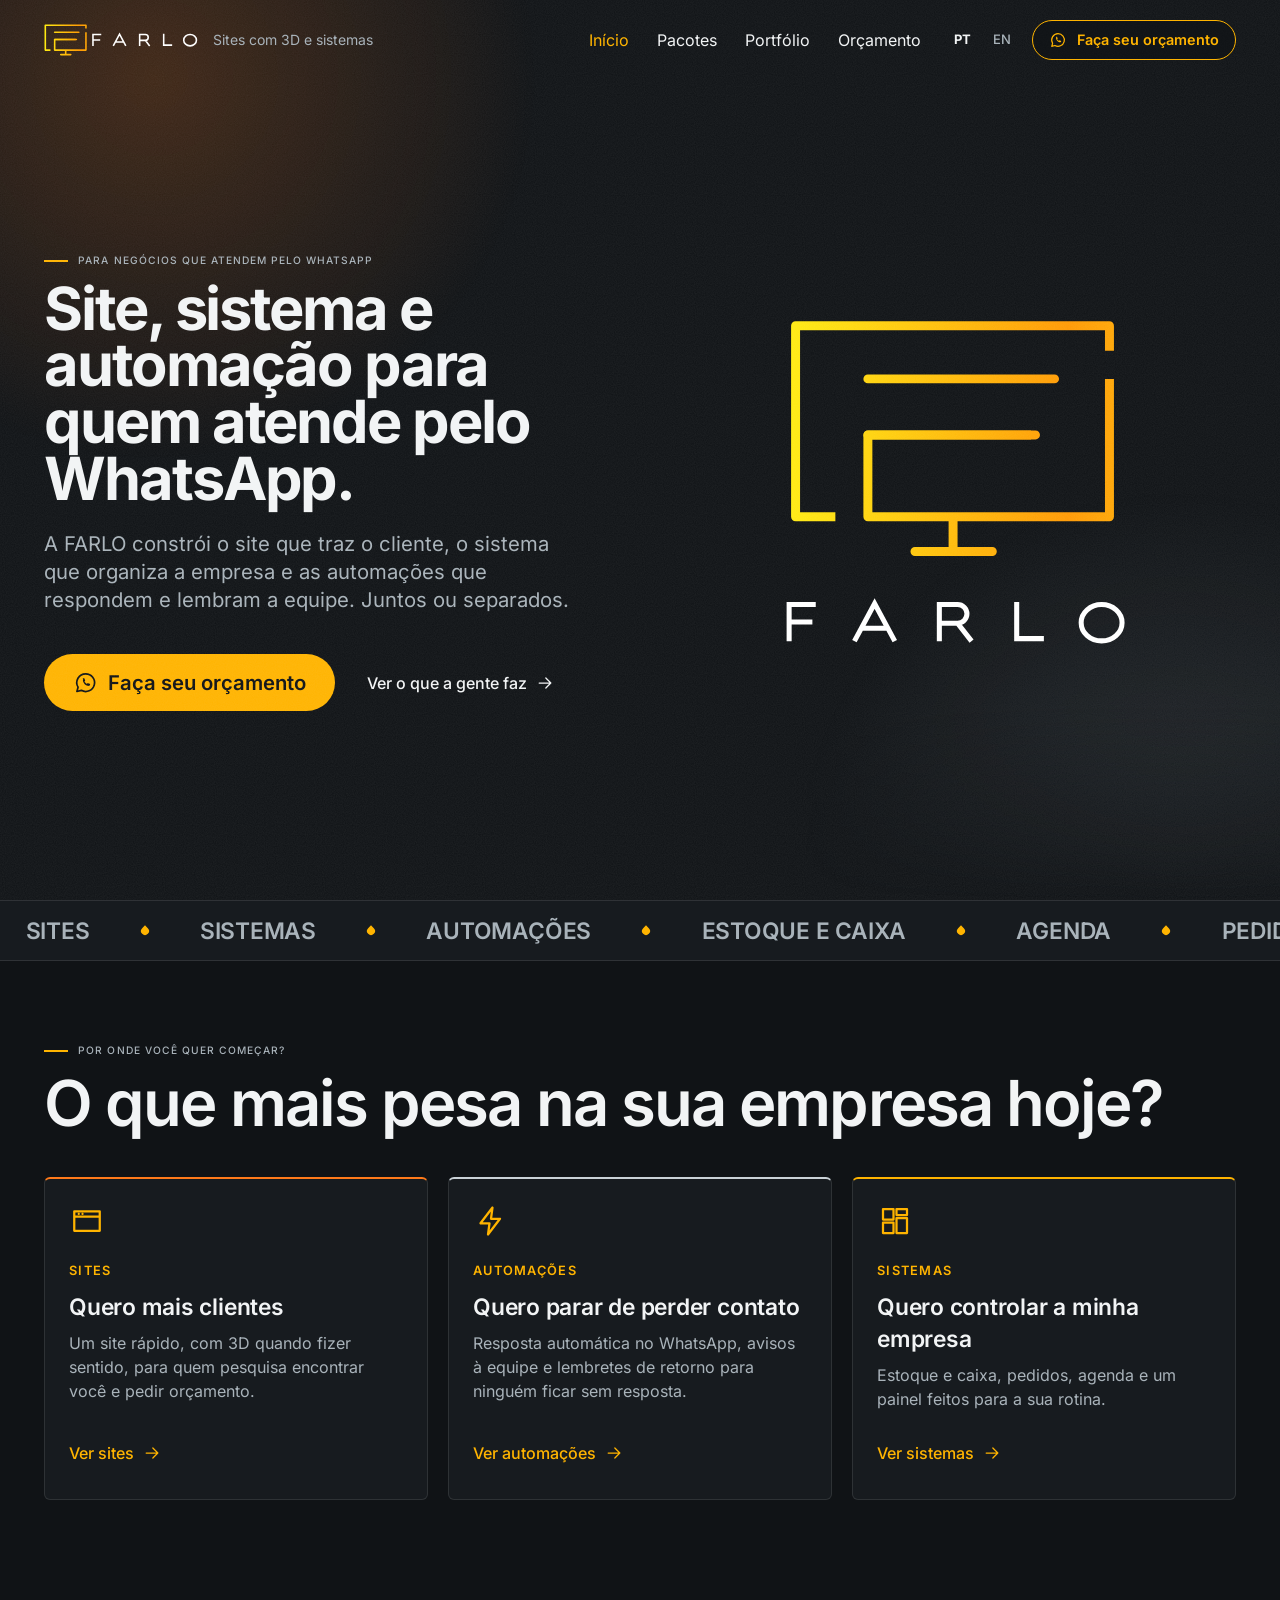
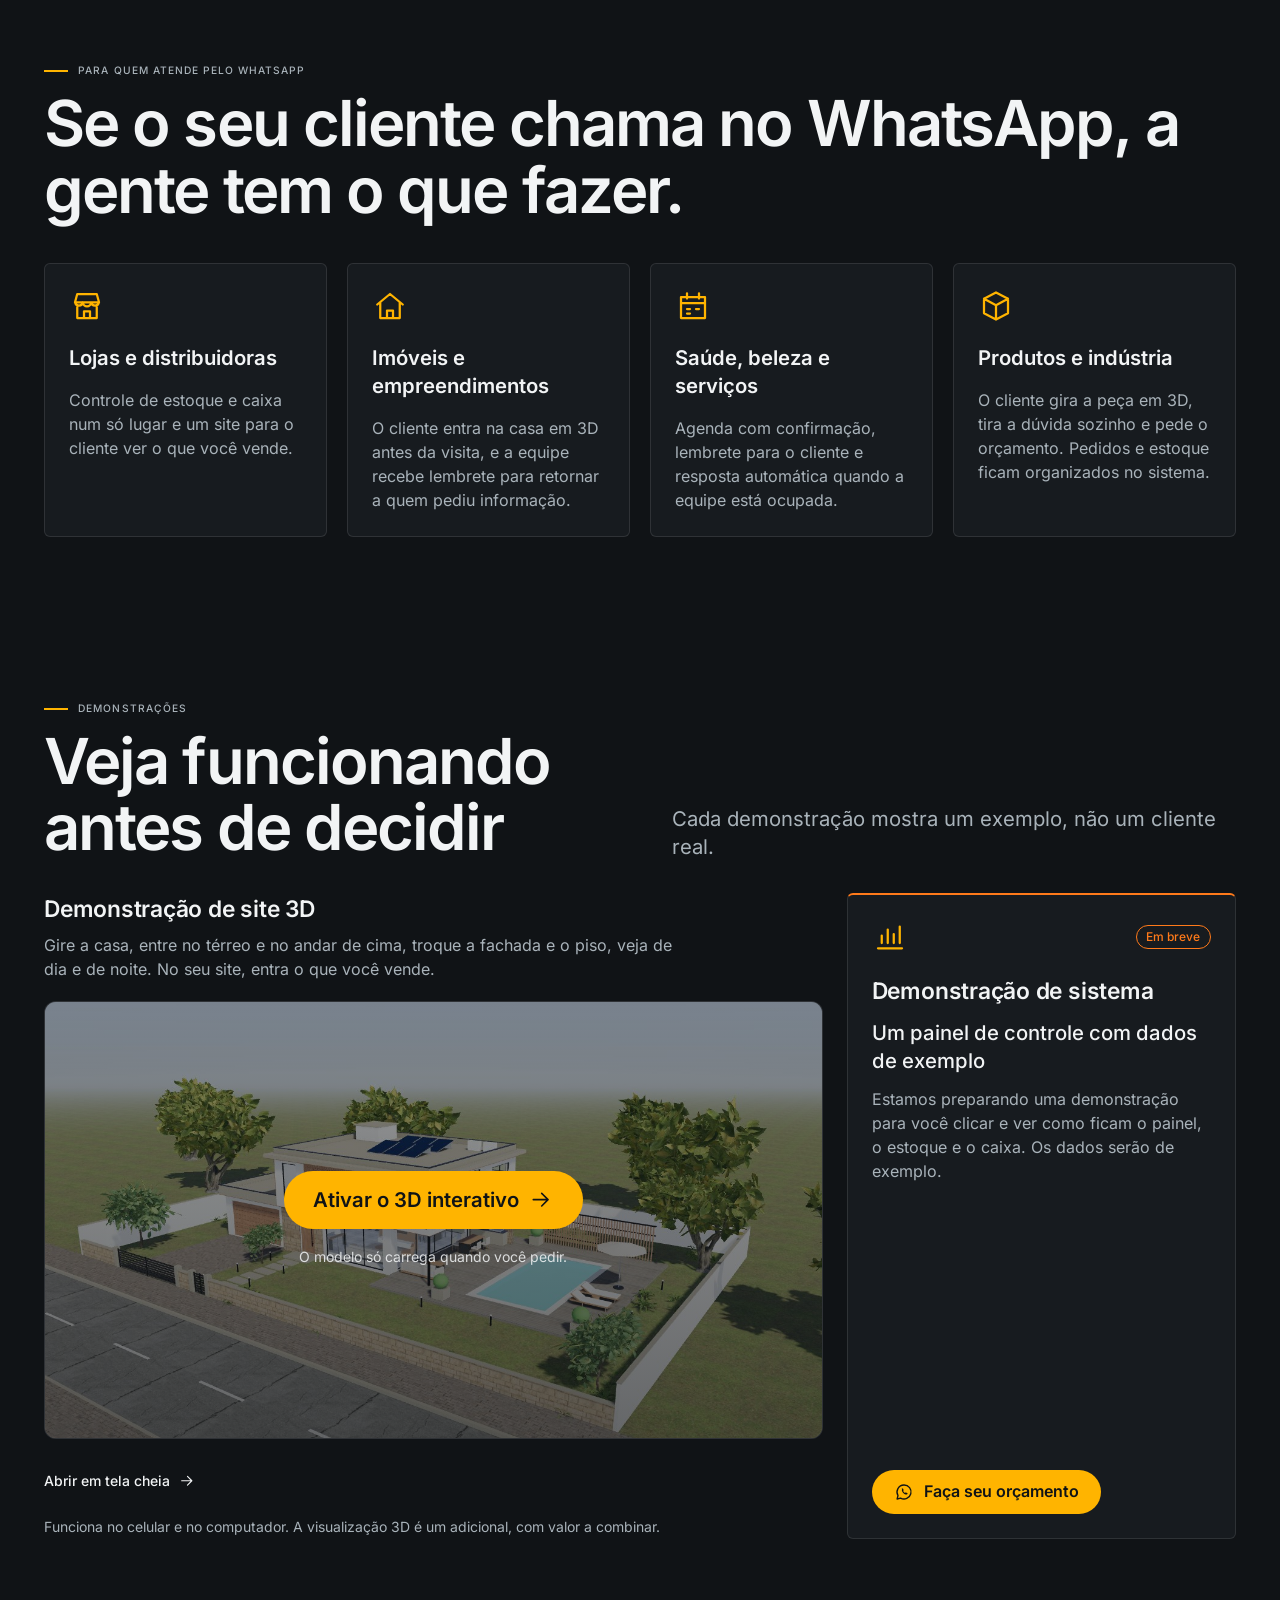
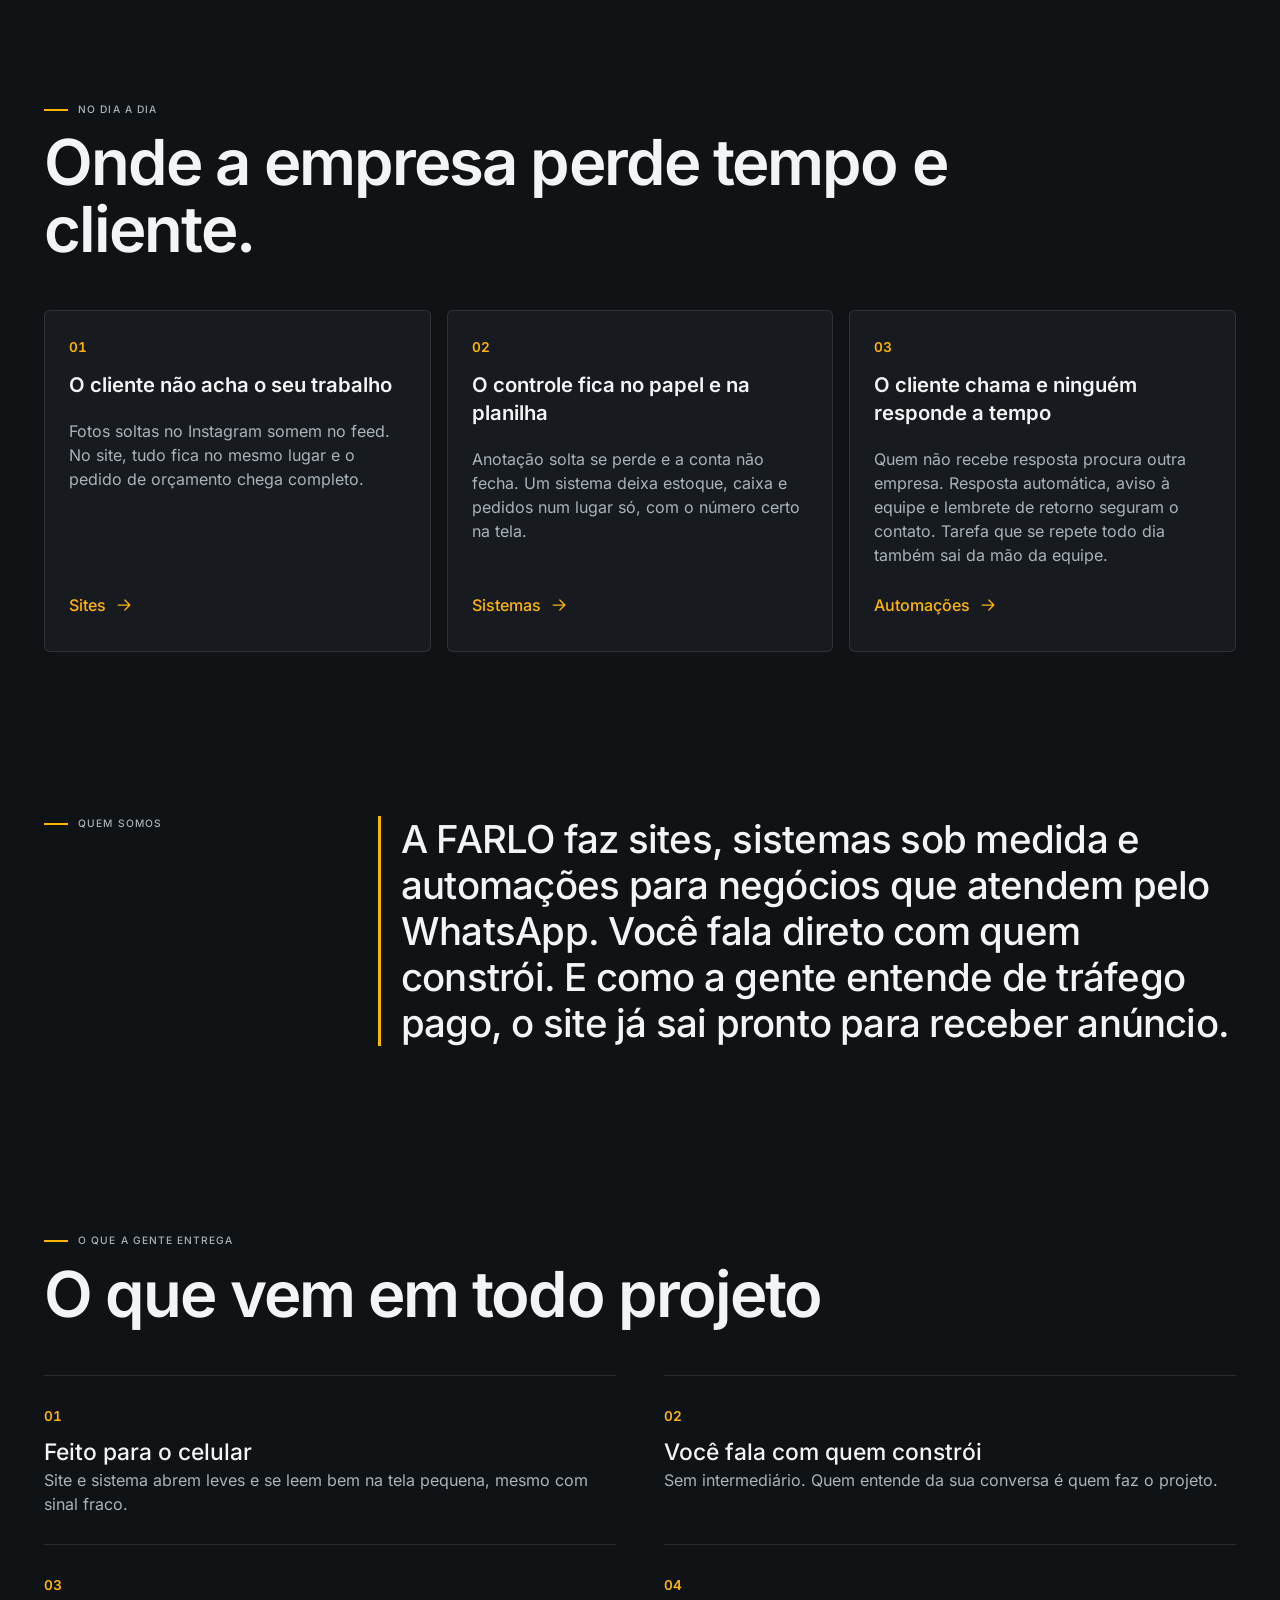
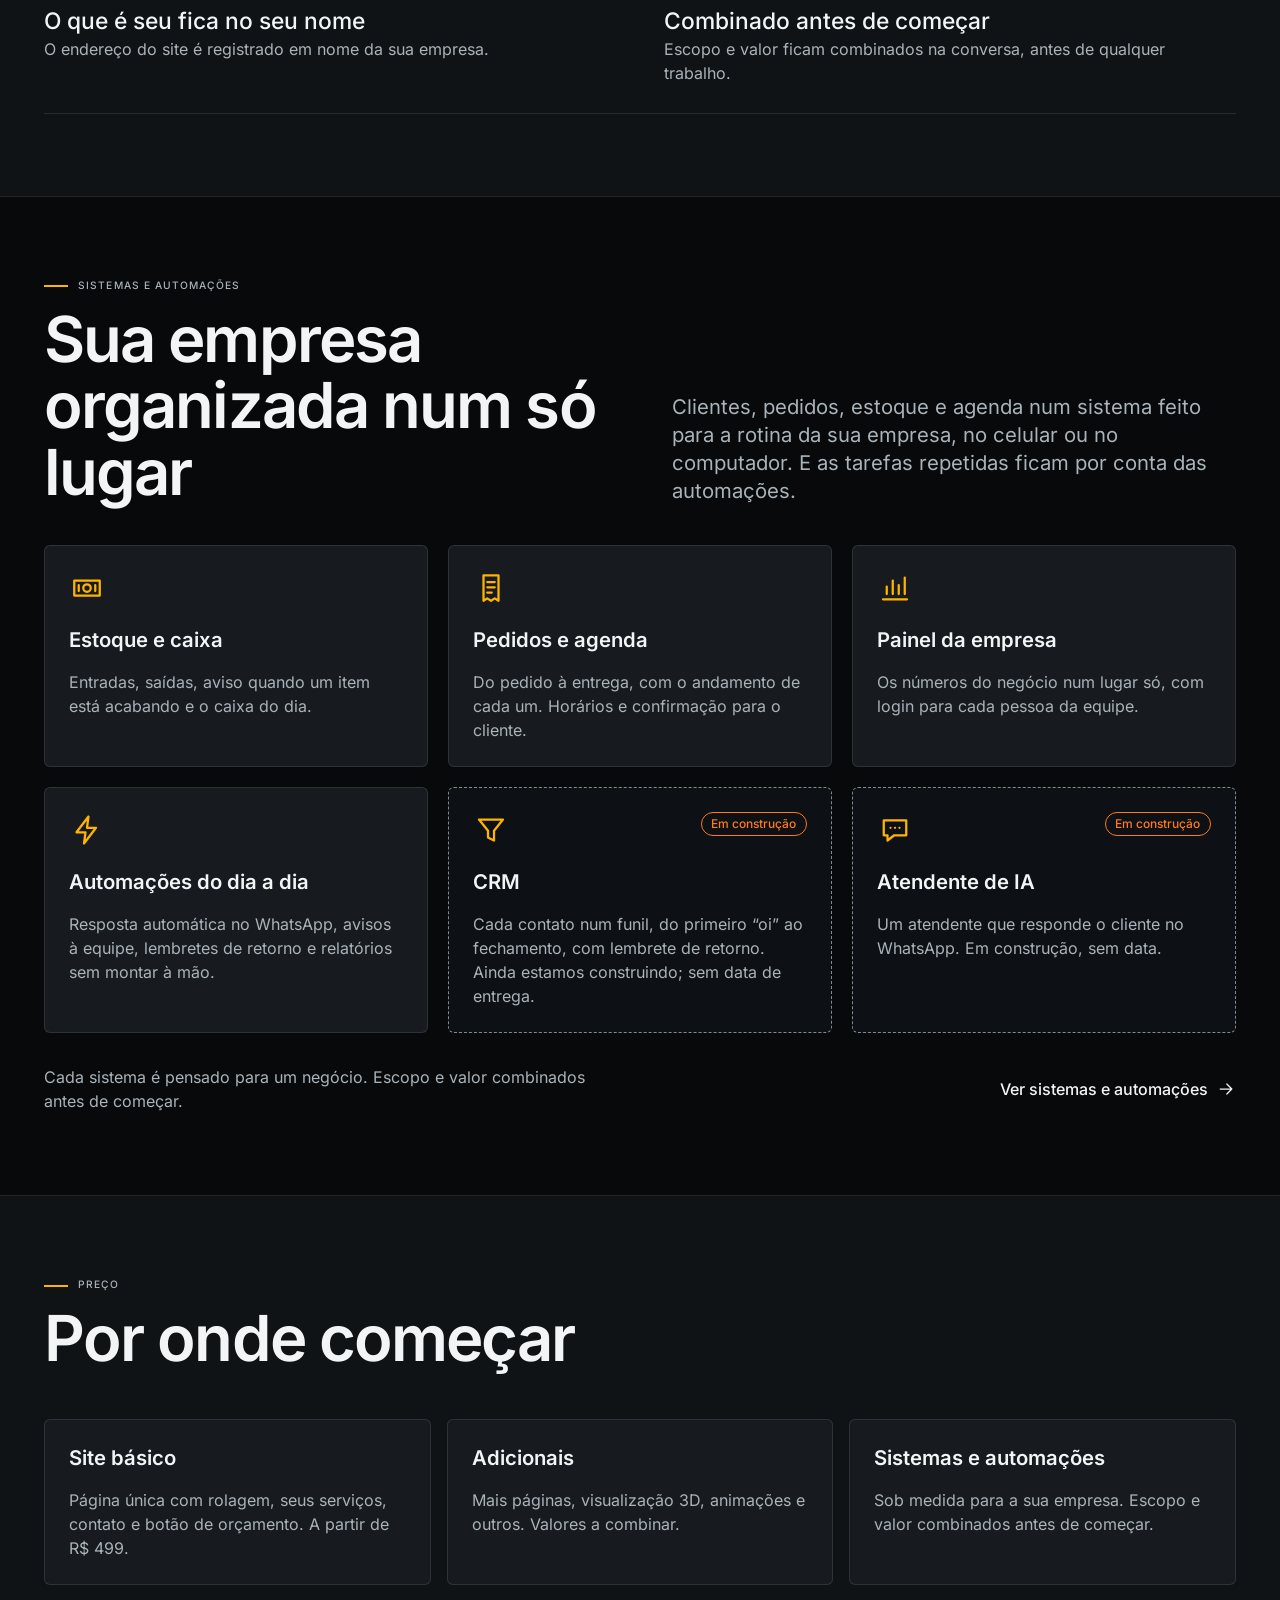
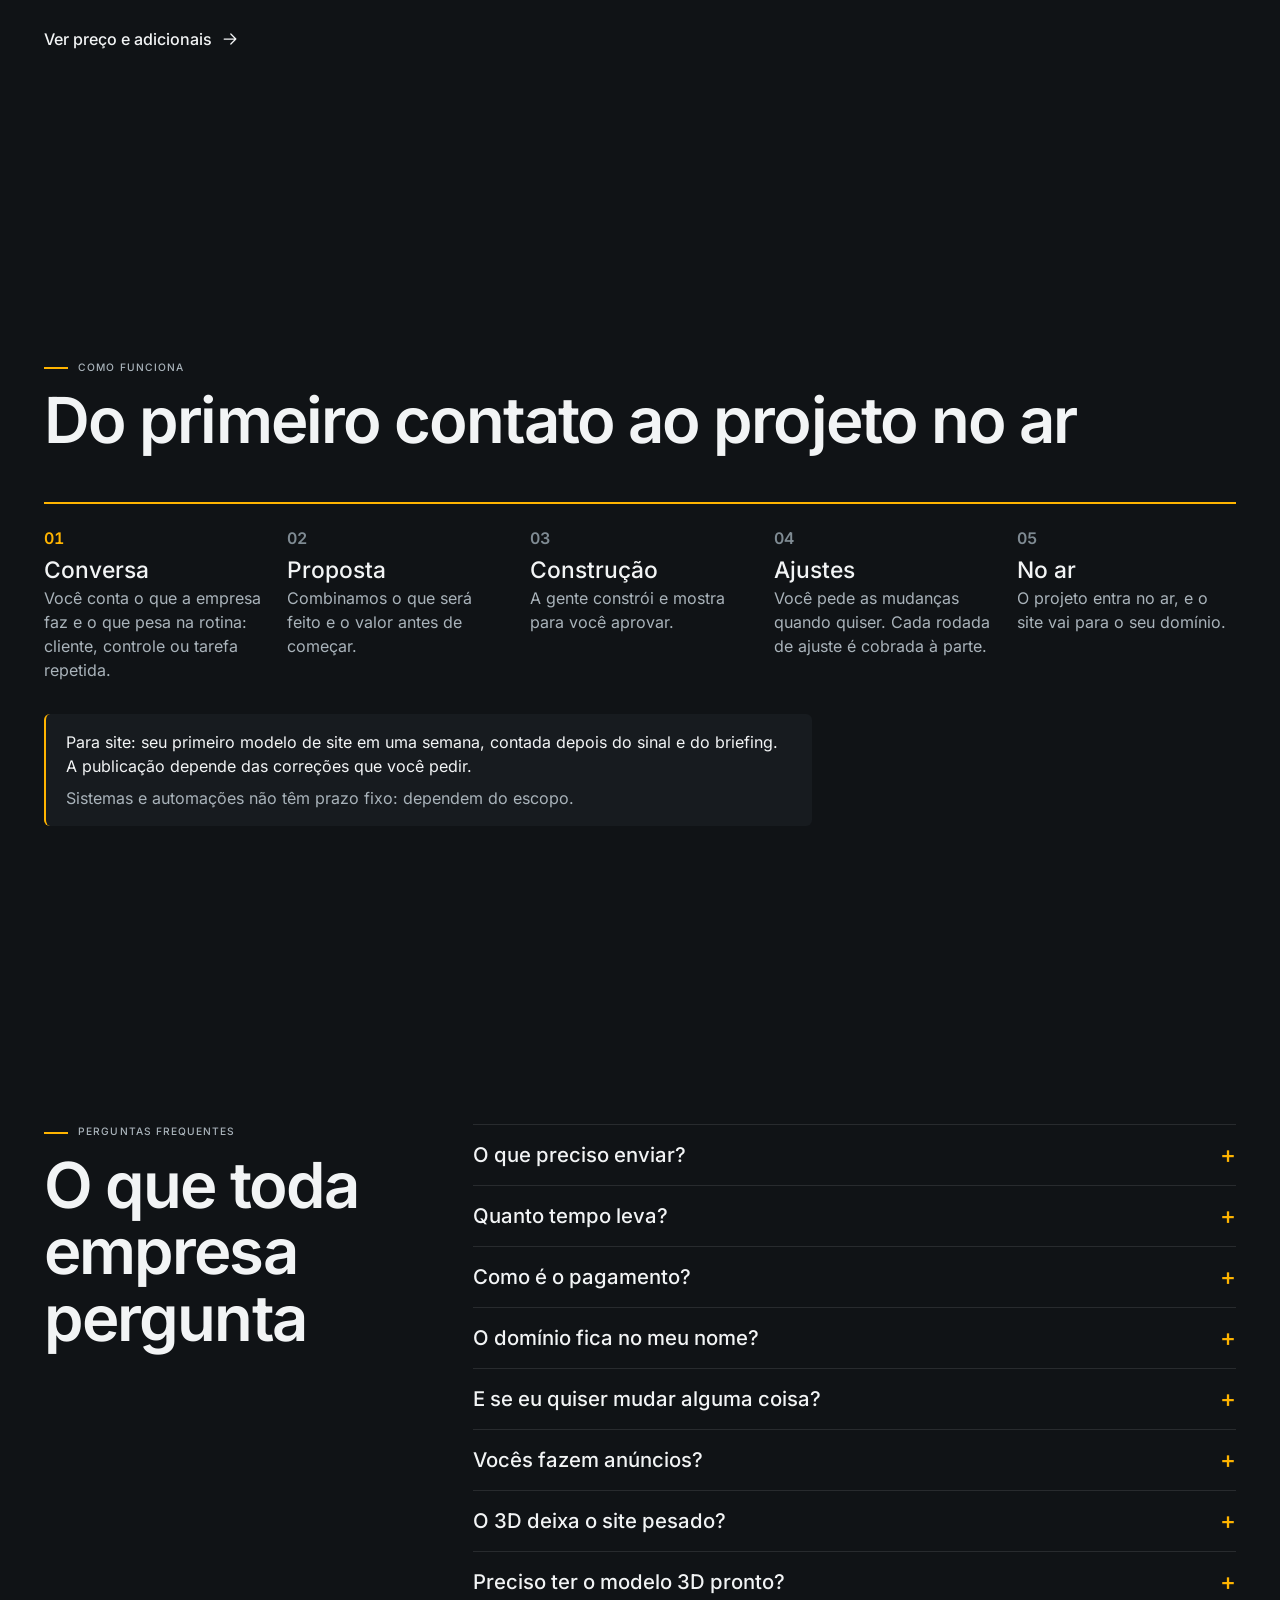
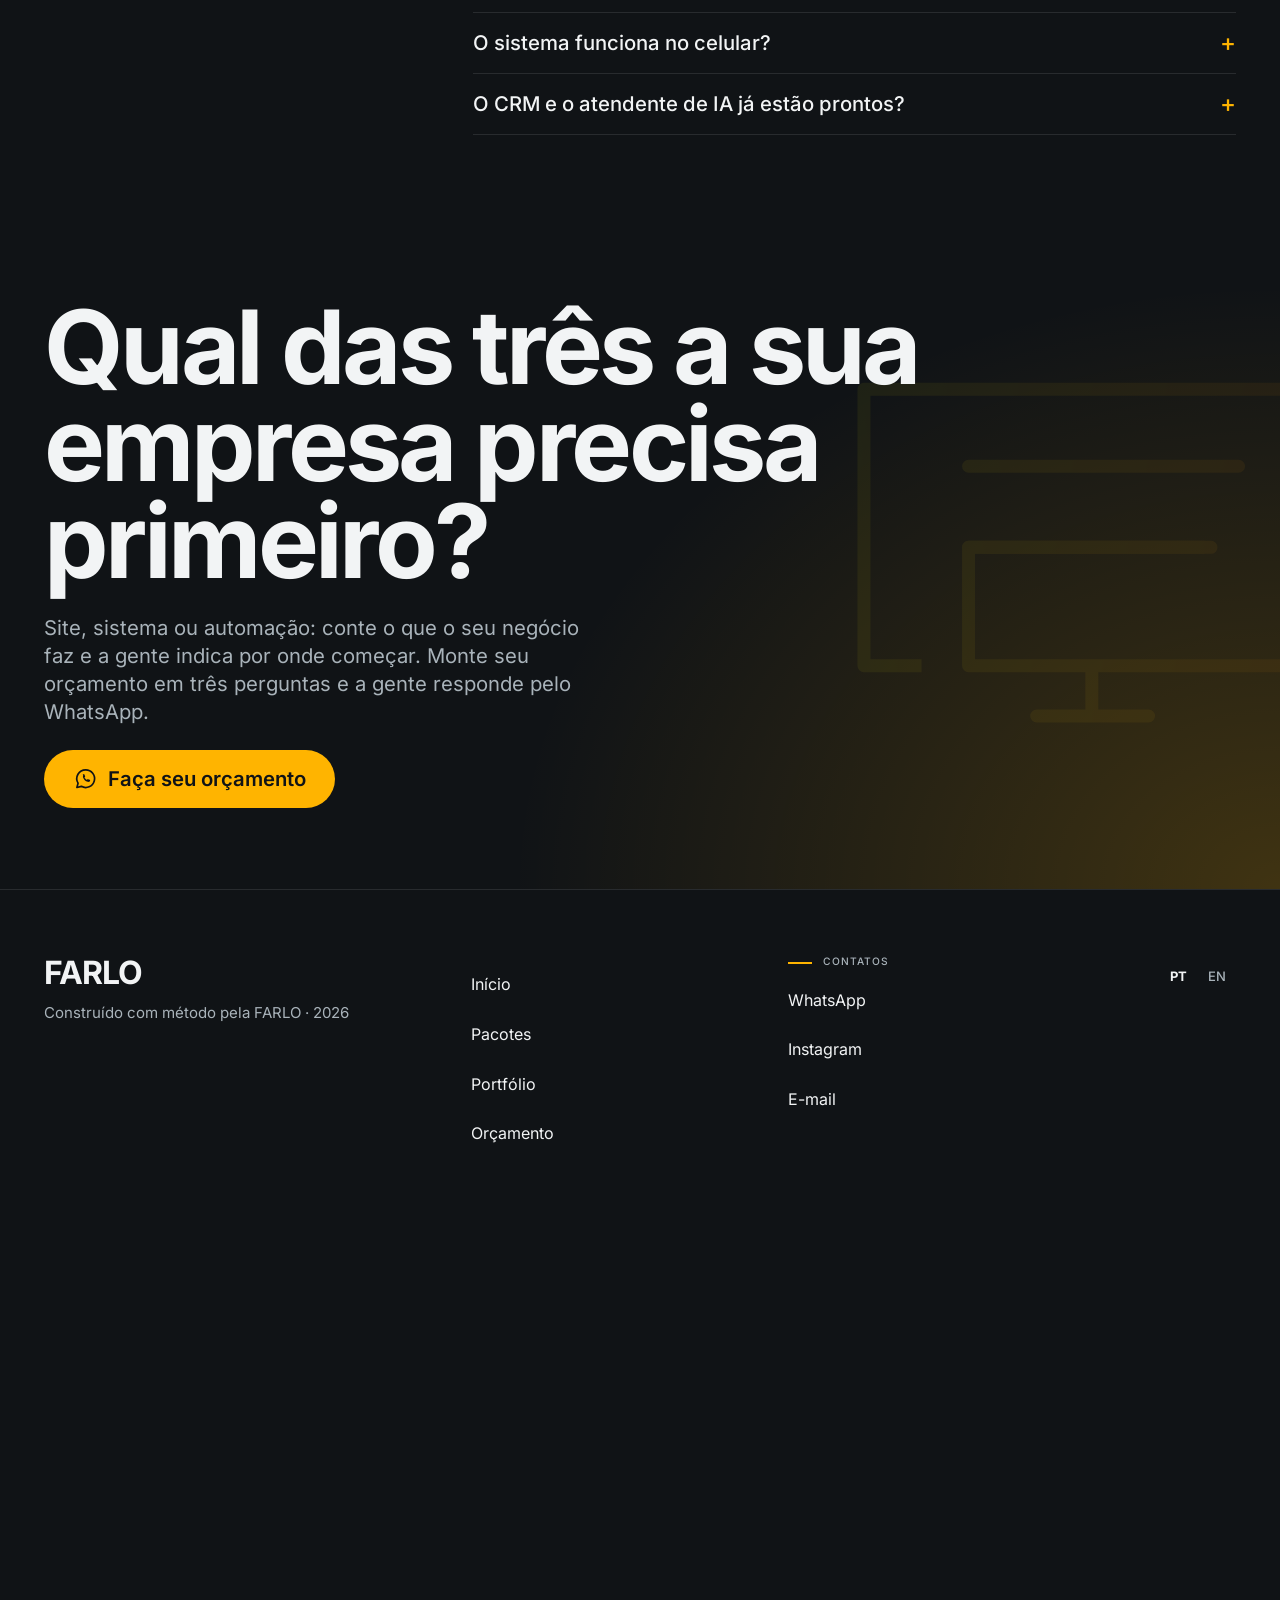
<file: index.html>
<!doctype html>
<html lang="pt-BR">
<head>
<meta charset="utf-8">
<meta http-equiv="Content-Security-Policy" content="default-src 'self'; script-src 'self'; style-src 'self'; img-src 'self' data: blob:; font-src 'self'; media-src 'self'; connect-src 'self' blob:; worker-src 'self' blob:; object-src 'none'; base-uri 'self'; form-action 'self'">
<meta name="referrer" content="strict-origin-when-cross-origin">
<meta name="viewport" content="width=device-width, initial-scale=1">
<title>FARLO | Sites, sistemas e automações para o seu negócio</title>
<meta name="description" content="A FARLO faz sites, sistemas e automações para negócios que atendem pelo WhatsApp. Juntos ou separados. Site a partir de R$ 499.">

<meta name="theme-color" content="#101316">
<meta name="color-scheme" content="dark">
<link rel="canonical" href="https://farlo.online/index.html">
<link rel="alternate" hreflang="pt-BR" href="https://farlo.online/index.html">
<link rel="alternate" hreflang="en" href="https://farlo.online/en/index.html">
<link rel="alternate" hreflang="x-default" href="https://farlo.online/index.html">
<meta property="og:type" content="website">
<meta property="og:site_name" content="FARLO">
<meta property="og:title" content="FARLO | Sites, sistemas e automações para o seu negócio">
<meta property="og:description" content="A FARLO faz sites, sistemas e automações para negócios que atendem pelo WhatsApp. Juntos ou separados. Site a partir de R$ 499.">
<meta property="og:url" content="https://farlo.online/index.html">
<meta property="og:locale" content="pt_BR">
<meta property="og:image" content="https://farlo.online/assets/img/og/og-farlo.jpg">
<meta name="twitter:card" content="summary_large_image">
<link rel="icon" href="assets/img/logo/favicon-64.png" type="image/png" sizes="64x64"><link rel="apple-touch-icon" href="assets/img/logo/apple-touch-icon.png">
<script src="js/boot.js" data-en="en/index.html"></script>
<link rel="stylesheet" href="css/tokens.css">
<link rel="stylesheet" href="css/main.css">
<link rel="stylesheet" href="css/fx.css">
<link rel="stylesheet" href="css/home3d.css">
<script defer src="js/layout.js"></script>
<script defer src="js/content.js"></script>
<script defer src="js/vendor/gsap.min.js"></script>
<script defer src="js/vendor/ScrollTrigger.min.js"></script>
<script defer src="js/vendor/SplitText.min.js"></script>
<script defer src="js/vendor/ScrollSmoother.min.js"></script>
<script defer src="js/fx/fx.js"></script>
<script defer src="js/fx/loader.js"></script>
<script defer src="js/fx/transition.js"></script>
<script defer src="js/fx/smooth.js"></script>
<script defer src="js/fx/menu.js"></script>
<script defer src="js/fx/cursor.js"></script>
<script defer src="js/fx/magnetic.js"></script>
<script defer src="js/fx/reveal.js"></script>
<script defer src="js/fx/progress.js"></script>
<script defer src="js/fx/split.js"></script>
<script defer src="js/fx/hero.js"></script>
<script defer src="js/fx/process.js"></script>
<script defer src="js/home3d.js"></script>
<script defer src="js/main.js"></script>
<script type="application/ld+json">{"@context":"https://schema.org","@type":"ProfessionalService","name":"FARLO","url":"https://farlo.online/","email":"contato@farlo.online","telephone":"+55-62-99261-7854","image":"https://farlo.online/assets/img/og/og-farlo.jpg","sameAs":["https://www.instagram.com/matheus.farlo/"],"description":"A FARLO faz sites, sistemas e automações para negócios que atendem pelo WhatsApp. Juntos ou separados. Site a partir de R$ 499.","inLanguage":"pt-BR"}</script>
</head>
<body data-page="home" data-lang="pt" data-root="">
<a class="skip-link" href="#main" data-i18n="skip">Pular para o conteúdo</a>
<div class="loader" role="progressbar" aria-label="FARLO" aria-valuemin="0" aria-valuemax="100" aria-valuenow="0"><span class="loader__mark">FARLO</span><span class="loader__count" data-loader-count>000</span></div>
<header class="site-header fade-in-on-ready" id="site-header">
  <div class="site-header__inner">
    <a class="brand" href="index.html" aria-label="FARLO, ir para o início" data-i18n-attr="aria-label:brand.home"><img class="brand__logo" src="assets/img/logo/farlo-logo.svg" width="154" height="32" alt=""><span class="brand__tag" data-i18n="brand.tag">Sites com 3D e sistemas</span></a>
    <nav class="site-nav" aria-label="Principal" data-i18n-attr="aria-label:nav.aria"><ul class="site-nav__list"><li><a class="roll" href="index.html" data-i18n="nav.home" aria-current="page"><span class="roll__a">Início</span><span class="roll__b" aria-hidden="true">Início</span></a></li><li><a class="roll" href="pacotes.html" data-i18n="nav.packages"><span class="roll__a">Pacotes</span><span class="roll__b" aria-hidden="true">Pacotes</span></a></li><li><a class="roll" href="portfolio.html" data-i18n="nav.work"><span class="roll__a">Portfólio</span><span class="roll__b" aria-hidden="true">Portfólio</span></a></li><li><a class="roll" href="contato.html" data-i18n="nav.contact"><span class="roll__a">Orçamento</span><span class="roll__b" aria-hidden="true">Orçamento</span></a></li></ul></nav>
    <div class="site-header__tools">
      <div class="lang" role="group" aria-label="Idioma" data-i18n-attr="aria-label:lang.aria"><a class="lang__link" lang="pt-BR" hreflang="pt-BR" href="index.html" data-lang-switch="pt" aria-label="Português" aria-current="true">PT</a><a class="lang__link" lang="en" hreflang="en" href="en/index.html" data-lang-switch="en" aria-label="English">EN</a></div>
      <a class="btn btn--wa btn--sm btn--header" href="contato.html#form-title" aria-label="Faça seu orçamento" data-i18n-attr="aria-label:cta.quote"><svg class="icon" viewBox="0 0 24 24" aria-hidden="true" focusable="false"><path d="M12 3.6a8.4 8.4 0 0 0-7.2 12.7L3.7 20.4l4.2-1.1A8.4 8.4 0 1 0 12 3.6Z" fill="none" stroke="currentColor" stroke-width="1.6" stroke-linejoin="round"/><path d="M9.2 8.2c.2-.4.5-.4.7-.4h.5c.2 0 .4.1.5.4l.6 1.5c.1.2 0 .5-.1.6l-.5.6c.4.9 1.3 1.8 2.2 2.2l.6-.5c.2-.1.4-.2.6-.1l1.5.6c.3.1.4.3.4.5v.5c0 .2 0 .5-.4.7-.5.3-1.2.4-1.9.2-2.1-.6-3.8-2.3-4.4-4.4-.2-.7-.1-1.4.2-1.9Z" fill="currentColor"/></svg><span class="btn__text" data-i18n="cta.quote">Faça seu orçamento</span></a>
      <button class="menu-btn" type="button" aria-expanded="false" aria-controls="menu" data-menu-toggle><span class="menu-btn__open" data-i18n="nav.menu">Menu</span><span class="menu-btn__close" data-i18n="nav.close">Fechar</span></button>
    </div>
  </div>
</header>
<div class="menu" id="menu" role="dialog" aria-modal="true" aria-label="Menu de navegação" data-i18n-attr="aria-label:nav.panel" hidden>
  <nav class="menu__nav" aria-label="Principal" data-i18n-attr="aria-label:nav.aria"><ul class="menu__list"><li><a href="index.html" data-i18n="nav.home" aria-current="page">Início</a></li><li><a href="pacotes.html" data-i18n="nav.packages">Pacotes</a></li><li><a href="portfolio.html" data-i18n="nav.work">Portfólio</a></li><li><a href="contato.html" data-i18n="nav.contact">Orçamento</a></li></ul></nav>
  <div class="menu__foot"><div class="lang" role="group" aria-label="Idioma" data-i18n-attr="aria-label:lang.aria"><a class="lang__link" lang="pt-BR" hreflang="pt-BR" href="index.html" data-lang-switch="pt" aria-label="Português" aria-current="true">PT</a><a class="lang__link" lang="en" hreflang="en" href="en/index.html" data-lang-switch="en" aria-label="English">EN</a></div><a class="btn btn--wa" href="contato.html#form-title"><svg class="icon" viewBox="0 0 24 24" aria-hidden="true" focusable="false"><path d="M12 3.6a8.4 8.4 0 0 0-7.2 12.7L3.7 20.4l4.2-1.1A8.4 8.4 0 1 0 12 3.6Z" fill="none" stroke="currentColor" stroke-width="1.6" stroke-linejoin="round"/><path d="M9.2 8.2c.2-.4.5-.4.7-.4h.5c.2 0 .4.1.5.4l.6 1.5c.1.2 0 .5-.1.6l-.5.6c.4.9 1.3 1.8 2.2 2.2l.6-.5c.2-.1.4-.2.6-.1l1.5.6c.3.1.4.3.4.5v.5c0 .2 0 .5-.4.7-.5.3-1.2.4-1.9.2-2.1-.6-3.8-2.3-4.4-4.4-.2-.7-.1-1.4.2-1.9Z" fill="currentColor"/></svg><span class="btn__text" data-i18n="cta.quote">Faça seu orçamento</span></a></div>
</div>
<div id="smooth-wrapper" data-fx="smooth">
<div id="smooth-content">
<main id="main" tabindex="-1">
<section class="hero hero--3d" id="hero" aria-labelledby="hero-title">
  <div class="hero__glow" aria-hidden="true"></div>
  <div class="container hero__top hero__grid">
    <div class="hero__copy">
      <p class="overline hero__label" data-i18n="hero.label">Para negócios que atendem pelo WhatsApp</p>
      <h1 class="display hero__title" id="hero-title" data-fx="split" data-fx-type="lines,chars" data-fx-stagger=".03" data-i18n="hero.title">Site, sistema e automação para quem atende pelo WhatsApp.</h1>
      <p class="t-lg hero__sub" data-i18n="hero.sub">A FARLO constrói o site que traz o cliente, o sistema que organiza a empresa e as automações que respondem e lembram a equipe. Juntos ou separados.</p>
      <div class="hero__actions"><a class="btn btn--wa btn--lg" href="contato.html#form-title"><svg class="icon" viewBox="0 0 24 24" aria-hidden="true" focusable="false"><path d="M12 3.6a8.4 8.4 0 0 0-7.2 12.7L3.7 20.4l4.2-1.1A8.4 8.4 0 1 0 12 3.6Z" fill="none" stroke="currentColor" stroke-width="1.6" stroke-linejoin="round"/><path d="M9.2 8.2c.2-.4.5-.4.7-.4h.5c.2 0 .4.1.5.4l.6 1.5c.1.2 0 .5-.1.6l-.5.6c.4.9 1.3 1.8 2.2 2.2l.6-.5c.2-.1.4-.2.6-.1l1.5.6c.3.1.4.3.4.5v.5c0 .2 0 .5-.4.7-.5.3-1.2.4-1.9.2-2.1-.6-3.8-2.3-4.4-4.4-.2-.7-.1-1.4.2-1.9Z" fill="currentColor"/></svg><span class="btn__text" data-i18n="cta.quote">Faça seu orçamento</span></a><a class="link-arrow" href="pacotes.html"><span data-i18n="hero.link">Ver o que a gente faz</span><svg class="icon" viewBox="0 0 24 24" aria-hidden="true" focusable="false"><path d="M5 12h14M13 6l6 6-6 6" fill="none" stroke="currentColor" stroke-width="1.5" stroke-linecap="round" stroke-linejoin="round"/></svg></a></div>
    </div>
    <div class="hero__stage" data-hero3d data-three="js/vendor/three.min.js">
      <div class="hero__fallback" aria-hidden="true"><img src="assets/img/logo/farlo-logo-stacked.svg" width="628" height="596" alt=""></div>
      <canvas class="hero__canvas" tabindex="0" role="img" aria-label="Modelo 3D interativo. Arraste para girar." data-i18n-attr="aria-label:hero.3d.aria"></canvas>
      <div class="hero__chips" role="group" aria-label="Escolha o exemplo" data-i18n-attr="aria-label:hero.3d.group">
        <button type="button" class="chip3d" data-shape="product" data-cap="Sacola FAWÉ, modelo feito para o site da marca" data-i18n-attr="data-cap:hero.3d.cap.product" aria-pressed="true" data-i18n="hero.3d.product">Produto</button>
        <button type="button" class="chip3d" data-shape="house" data-cap="Casa de demonstração, modelada pela FARLO" data-i18n-attr="data-cap:hero.3d.cap.house" aria-pressed="false" data-i18n="hero.3d.house">Imóvel</button>
        <button type="button" class="chip3d" data-shape="space" data-cap="Sala de demonstração, modelada pela FARLO" data-i18n-attr="data-cap:hero.3d.cap.space" aria-pressed="false" data-i18n="hero.3d.space">Ambiente</button>
      </div>
      <p class="hero__cap" data-hero-cap aria-live="polite" data-i18n="hero.3d.cap.product">Sacola FAWÉ, modelo feito para o site da marca</p>
      <p class="hero__hint" aria-hidden="true" data-i18n="hero.3d.hint">Arraste para girar</p>
    </div>
  </div>
</section>

<div class="strip" aria-hidden="true"><div class="strip__track"><span class="strip__item" data-i18n="strip.1">Sites</span><span class="strip__item" data-i18n="strip.2">Sistemas</span><span class="strip__item" data-i18n="strip.3">Automações</span><span class="strip__item" data-i18n="strip.4">Estoque e caixa</span><span class="strip__item" data-i18n="strip.5">Agenda</span><span class="strip__item" data-i18n="strip.6">Pedidos</span><span class="strip__item" data-i18n="strip.7">3D</span><span class="strip__item" data-i18n="strip.8">WhatsApp</span><span class="strip__item" data-i18n="strip.1">Sites</span><span class="strip__item" data-i18n="strip.2">Sistemas</span><span class="strip__item" data-i18n="strip.3">Automações</span><span class="strip__item" data-i18n="strip.4">Estoque e caixa</span><span class="strip__item" data-i18n="strip.5">Agenda</span><span class="strip__item" data-i18n="strip.6">Pedidos</span><span class="strip__item" data-i18n="strip.7">3D</span><span class="strip__item" data-i18n="strip.8">WhatsApp</span></div></div>

<section class="section portas" id="portas" aria-labelledby="portas-title">
  <div class="container">
    <p class="overline" data-i18n="portas.label">Por onde você quer começar?</p>
    <h2 class="t-3xl" id="portas-title" data-fx="reveal" data-i18n="portas.title">O que mais pesa na sua empresa hoje?</h2>
    <ul class="portas__list" role="list" data-fx="reveal-batch" data-fx-stagger=".08">
      <li class="panel porta porta--sites"><svg class="niche__icon" viewBox="0 0 24 24" aria-hidden="true" focusable="false" fill="none" stroke="currentColor" stroke-width="1.5" stroke-linecap="round" stroke-linejoin="round"><path d="M3.5 5.5h17v13h-17zM3.5 9h17M6.5 7.25h.01M9 7.25h.01" /></svg><p class="porta__line" data-i18n="portas.1.line">Sites</p><h3 class="porta__title" data-i18n="portas.1.title">Quero mais clientes</h3><p class="muted" data-i18n="portas.1.text">Um site rápido, com 3D quando fizer sentido, para quem pesquisa encontrar você e pedir orçamento.</p><p class="porta__foot"><a class="link-arrow porta__link" href="pacotes.html#sites"><span data-i18n="portas.1.link">Ver sites</span><svg class="icon" viewBox="0 0 24 24" aria-hidden="true" focusable="false"><path d="M5 12h14M13 6l6 6-6 6" fill="none" stroke="currentColor" stroke-width="1.5" stroke-linecap="round" stroke-linejoin="round"/></svg></a></p></li>
      <li class="panel porta porta--auto"><svg class="niche__icon" viewBox="0 0 24 24" aria-hidden="true" focusable="false" fill="none" stroke="currentColor" stroke-width="1.5" stroke-linecap="round" stroke-linejoin="round"><path d="M13 3 5 13.5h6L10 21l8-10.5h-6z" /></svg><p class="porta__line" data-i18n="portas.2.line">Automações</p><h3 class="porta__title" data-i18n="portas.2.title">Quero parar de perder contato</h3><p class="muted" data-i18n="portas.2.text">Resposta automática no WhatsApp, avisos à equipe e lembretes de retorno para ninguém ficar sem resposta.</p><p class="porta__foot"><a class="link-arrow porta__link" href="pacotes.html#sistemas"><span data-i18n="portas.2.link">Ver automações</span><svg class="icon" viewBox="0 0 24 24" aria-hidden="true" focusable="false"><path d="M5 12h14M13 6l6 6-6 6" fill="none" stroke="currentColor" stroke-width="1.5" stroke-linecap="round" stroke-linejoin="round"/></svg></a></p></li>
      <li class="panel porta porta--sys"><svg class="niche__icon" viewBox="0 0 24 24" aria-hidden="true" focusable="false" fill="none" stroke="currentColor" stroke-width="1.5" stroke-linecap="round" stroke-linejoin="round"><path d="M4 4h7v7H4zM13 4h7v4h-7zM13 10h7v10h-7zM4 13h7v7H4z" /></svg><p class="porta__line" data-i18n="portas.3.line">Sistemas</p><h3 class="porta__title" data-i18n="portas.3.title">Quero controlar a minha empresa</h3><p class="muted" data-i18n="portas.3.text">Estoque e caixa, pedidos, agenda e um painel feitos para a sua rotina.</p><p class="porta__foot"><a class="link-arrow porta__link" href="pacotes.html#sistemas"><span data-i18n="portas.3.link">Ver sistemas</span><svg class="icon" viewBox="0 0 24 24" aria-hidden="true" focusable="false"><path d="M5 12h14M13 6l6 6-6 6" fill="none" stroke="currentColor" stroke-width="1.5" stroke-linecap="round" stroke-linejoin="round"/></svg></a></p></li>
    </ul>
  </div>
</section>

<section class="section niches" id="niches" aria-labelledby="niches-title">
  <div class="container">
    <p class="overline" data-i18n="niches.label">Para quem atende pelo WhatsApp</p>
    <h2 class="t-3xl" id="niches-title" data-fx="reveal" data-i18n="niches.title">Se o seu cliente chama no WhatsApp, a gente tem o que fazer.</h2>
    <ul class="niches__list niches__list--4" role="list" data-fx="reveal-batch" data-fx-stagger=".08">
      <li class="panel niche"><svg class="niche__icon" viewBox="0 0 24 24" aria-hidden="true" focusable="false" fill="none" stroke="currentColor" stroke-width="1.5" stroke-linecap="round" stroke-linejoin="round"><path d="M4 9.5 5.5 4h13L20 9.5M4 9.5h16M4 9.5a2.7 2.7 0 0 0 5.3 0 2.7 2.7 0 0 0 5.4 0 2.7 2.7 0 0 0 5.3 0M5.5 12.5V20h13v-7.5M10 20v-4.5h4V20" /></svg><h3 class="panel__title" data-i18n="niches.1.title">Lojas e distribuidoras</h3><p class="muted" data-i18n="niches.1.text">Controle de estoque e caixa num só lugar e um site para o cliente ver o que você vende.</p></li>
      <li class="panel niche"><svg class="niche__icon" viewBox="0 0 24 24" aria-hidden="true" focusable="false" fill="none" stroke="currentColor" stroke-width="1.5" stroke-linecap="round" stroke-linejoin="round"><path d="M3.5 11 12 4l8.5 7M5.5 9.7V20h13V9.7M10 20v-5h4v5" /></svg><h3 class="panel__title" data-i18n="niches.2.title">Imóveis e empreendimentos</h3><p class="muted" data-i18n="niches.2.text">O cliente entra na casa em 3D antes da visita, e a equipe recebe lembrete para retornar a quem pediu informação.</p></li>
      <li class="panel niche"><svg class="niche__icon" viewBox="0 0 24 24" aria-hidden="true" focusable="false" fill="none" stroke="currentColor" stroke-width="1.5" stroke-linecap="round" stroke-linejoin="round"><path d="M4 6h16v14H4zM4 10h16M8 3.5V7M16 3.5V7M8 14h2M14 14h2M8 17h2" /></svg><h3 class="panel__title" data-i18n="niches.3.title">Saúde, beleza e serviços</h3><p class="muted" data-i18n="niches.3.text">Agenda com confirmação, lembrete para o cliente e resposta automática quando a equipe está ocupada.</p></li>
      <li class="panel niche"><svg class="niche__icon" viewBox="0 0 24 24" aria-hidden="true" focusable="false" fill="none" stroke="currentColor" stroke-width="1.5" stroke-linecap="round" stroke-linejoin="round"><path d="M12 3 4 7.2v9.6L12 21l8-4.2V7.2zM4 7.2l8 4.3 8-4.3M12 11.5V21" /></svg><h3 class="panel__title" data-i18n="niches.4.title">Produtos e indústria</h3><p class="muted" data-i18n="niches.4.text">O cliente gira a peça em 3D, tira a dúvida sozinho e pede o orçamento. Pedidos e estoque ficam organizados no sistema.</p></li>
    </ul>
  </div>
</section>

<section class="section demo3d demos" id="residencia" aria-labelledby="res-title">
  <div class="container">
    <div class="demo3d__head">
      <div><p class="overline" data-i18n="res.label">Demonstrações</p><h2 class="t-3xl" id="res-title" data-fx="reveal" data-i18n="res.title">Veja funcionando antes de decidir</h2></div>
      <p class="t-lg demo3d__text" data-i18n="res.intro">Cada demonstração mostra um exemplo, não um cliente real.</p>
    </div>
    <div class="demos__grid">
      <div class="demos__item demos__item--3d">
        <h3 class="demos__tag" data-i18n="res.a.tag">Demonstração de site 3D</h3>
        <p class="muted demos__text" data-i18n="res.text">Gire a casa, entre no térreo e no andar de cima, troque a fachada e o piso, veja de dia e de noite. No seu site, entra o que você vende.</p>
        <div class="demo3d__frame" data-embed-3d>
          <img class="demo3d__poster" src="assets/img/residencia-3d.jpg" width="1280" height="720" loading="lazy" decoding="async" alt="Casa de dois pavimentos com piscina, em modelo 3D interativo" data-i18n-attr="alt:res.alt">
          <div class="demo3d__veil">
            <a class="btn btn--wa btn--lg" href="residencia-3d/index.html" data-embed-activate data-src="residencia-3d/index.html?embed=1" data-title="Residência 3D interativa de demonstração"><span class="btn__text" data-i18n="res.cta">Ativar o 3D interativo</span><svg class="icon" viewBox="0 0 24 24" aria-hidden="true" focusable="false"><path d="M5 12h14M13 6l6 6-6 6" fill="none" stroke="currentColor" stroke-width="1.5" stroke-linecap="round" stroke-linejoin="round"/></svg></a>
            <p class="demo3d__hint" data-i18n="res.hint">O modelo só carrega quando você pedir.</p>
          </div>
        </div>
        <p class="demo3d__foot"><a class="link-arrow" href="residencia-3d/index.html"><span data-i18n="res.full">Abrir em tela cheia</span><svg class="icon" viewBox="0 0 24 24" aria-hidden="true" focusable="false"><path d="M5 12h14M13 6l6 6-6 6" fill="none" stroke="currentColor" stroke-width="1.5" stroke-linecap="round" stroke-linejoin="round"/></svg></a><span class="muted" data-i18n="res.note">Funciona no celular e no computador. A visualização 3D é um adicional, com valor a combinar.</span></p>
      </div>
      <div class="demos__item panel demo-sys">
        <div class="demo-sys__top"><svg class="niche__icon" viewBox="0 0 24 24" aria-hidden="true" focusable="false" fill="none" stroke="currentColor" stroke-width="1.5" stroke-linecap="round" stroke-linejoin="round"><path d="M4 19.5h16M6.5 16v-5M10.5 16V7M14.5 16v-6M18.5 16V5" /></svg><span class="chip chip--soon" data-i18n="res.b.badge">Em breve</span></div>
        <h3 class="demos__tag" data-i18n="res.b.tag">Demonstração de sistema</h3>
        <p class="demo-sys__title" data-i18n="res.b.title">Um painel de controle com dados de exemplo</p>
        <p class="muted" data-i18n="res.b.text">Estamos preparando uma demonstração para você clicar e ver como ficam o painel, o estoque e o caixa. Os dados serão de exemplo.</p>
        <p class="demo-sys__foot"><a class="btn btn--wa " href="contato.html#form-title"><svg class="icon" viewBox="0 0 24 24" aria-hidden="true" focusable="false"><path d="M12 3.6a8.4 8.4 0 0 0-7.2 12.7L3.7 20.4l4.2-1.1A8.4 8.4 0 1 0 12 3.6Z" fill="none" stroke="currentColor" stroke-width="1.6" stroke-linejoin="round"/><path d="M9.2 8.2c.2-.4.5-.4.7-.4h.5c.2 0 .4.1.5.4l.6 1.5c.1.2 0 .5-.1.6l-.5.6c.4.9 1.3 1.8 2.2 2.2l.6-.5c.2-.1.4-.2.6-.1l1.5.6c.3.1.4.3.4.5v.5c0 .2 0 .5-.4.7-.5.3-1.2.4-1.9.2-2.1-.6-3.8-2.3-4.4-4.4-.2-.7-.1-1.4.2-1.9Z" fill="currentColor"/></svg><span class="btn__text" data-i18n="cta.quote">Faça seu orçamento</span></a></p>
      </div>
    </div>
  </div>
</section>

<section class="section problem" id="problem" aria-labelledby="problem-title">
  <div class="container">
    <p class="overline" data-i18n="problem.label">No dia a dia</p>
    <h2 class="t-3xl problem__title" id="problem-title" data-fx="reveal" data-i18n="problem.title">Onde a empresa perde tempo e cliente.</h2>
    <ul class="problem__list" role="list" data-fx="reveal-batch" data-fx-stagger=".08">
      <li class="panel"><h3 class="panel__title" data-i18n="problem.1.title">O cliente não acha o seu trabalho</h3><p class="muted" data-i18n="problem.1.text">Fotos soltas no Instagram somem no feed. No site, tudo fica no mesmo lugar e o pedido de orçamento chega completo.</p><p class="problem__foot"><a class="link-arrow problem__link" href="pacotes.html#sites"><span data-i18n="portas.1.line">Sites</span><svg class="icon" viewBox="0 0 24 24" aria-hidden="true" focusable="false"><path d="M5 12h14M13 6l6 6-6 6" fill="none" stroke="currentColor" stroke-width="1.5" stroke-linecap="round" stroke-linejoin="round"/></svg></a></p></li>
      <li class="panel"><h3 class="panel__title" data-i18n="problem.2.title">O controle fica no papel e na planilha</h3><p class="muted" data-i18n="problem.2.text">Anotação solta se perde e a conta não fecha. Um sistema deixa estoque, caixa e pedidos num lugar só, com o número certo na tela.</p><p class="problem__foot"><a class="link-arrow problem__link" href="pacotes.html#sistemas"><span data-i18n="portas.3.line">Sistemas</span><svg class="icon" viewBox="0 0 24 24" aria-hidden="true" focusable="false"><path d="M5 12h14M13 6l6 6-6 6" fill="none" stroke="currentColor" stroke-width="1.5" stroke-linecap="round" stroke-linejoin="round"/></svg></a></p></li>
      <li class="panel"><h3 class="panel__title" data-i18n="problem.3.title">O cliente chama e ninguém responde a tempo</h3><p class="muted" data-i18n="problem.3.text">Quem não recebe resposta procura outra empresa. Resposta automática, aviso à equipe e lembrete de retorno seguram o contato. Tarefa que se repete todo dia também sai da mão da equipe.</p><p class="problem__foot"><a class="link-arrow problem__link" href="pacotes.html#sistemas"><span data-i18n="portas.2.line">Automações</span><svg class="icon" viewBox="0 0 24 24" aria-hidden="true" focusable="false"><path d="M5 12h14M13 6l6 6-6 6" fill="none" stroke="currentColor" stroke-width="1.5" stroke-linecap="round" stroke-linejoin="round"/></svg></a></p></li>
    </ul>
  </div>
</section>

<section class="section manifesto" id="manifesto" aria-labelledby="manifesto-label">
  <div class="container manifesto__grid">
    <h2 class="overline" id="manifesto-label" data-i18n="manifesto.label">Quem somos</h2>
    <p class="t-2xl manifesto__text" data-fx="split" data-fx-type="words" data-fx-mode="scrub" data-i18n="manifesto.text">A FARLO faz sites, sistemas sob medida e automações para negócios que atendem pelo WhatsApp. Você fala direto com quem constrói. E como a gente entende de tráfego pago, o site já sai pronto para receber anúncio.</p>
  </div>
</section>

<section class="section services" id="services" aria-labelledby="services-title">
  <div class="container">
    <p class="overline" data-i18n="services.label">O que a gente entrega</p>
    <h2 class="t-3xl" id="services-title" data-fx="reveal" data-i18n="services.title">O que vem em todo projeto</h2>
    <ul class="services__list" role="list" data-fx="reveal-batch" data-fx-stagger=".08">
      <li class="service"><h3 class="service__title" data-i18n="services.1.title">Feito para o celular</h3><p class="muted" data-i18n="services.1.text">Site e sistema abrem leves e se leem bem na tela pequena, mesmo com sinal fraco.</p></li>
      <li class="service"><h3 class="service__title" data-i18n="services.2.title">Você fala com quem constrói</h3><p class="muted" data-i18n="services.2.text">Sem intermediário. Quem entende da sua conversa é quem faz o projeto.</p></li>
      <li class="service"><h3 class="service__title" data-i18n="services.3.title">O que é seu fica no seu nome</h3><p class="muted" data-i18n="services.3.text">O endereço do site é registrado em nome da sua empresa.</p></li>
      <li class="service"><h3 class="service__title" data-i18n="services.4.title">Combinado antes de começar</h3><p class="muted" data-i18n="services.4.text">Escopo e valor ficam combinados na conversa, antes de qualquer trabalho.</p></li>
    </ul>
  </div>
</section>

<section class="section sys-home" id="sistemas-home" aria-labelledby="homeauto-title">
  <div class="container">
    <div class="sys-home__head">
      <div><p class="overline" data-i18n="homesys.label">Sistemas e automações</p><h2 class="t-3xl" id="homeauto-title" data-fx="reveal" data-i18n="homesys.title">Sua empresa organizada num só lugar</h2></div>
      <p class="t-lg" data-i18n="homesys.text">Clientes, pedidos, estoque e agenda num sistema feito para a rotina da sua empresa, no celular ou no computador. E as tarefas repetidas ficam por conta das automações.</p>
    </div>
    <ul class="sys-home__list" role="list" data-fx="reveal-batch" data-fx-stagger=".08">
      <li class="panel niche sys-card"><div class="sys-card__top"><svg class="niche__icon" viewBox="0 0 24 24" aria-hidden="true" focusable="false" fill="none" stroke="currentColor" stroke-width="1.5" stroke-linecap="round" stroke-linejoin="round"><path d="M3.5 7h17v10h-17zM12 14.5a2.5 2.5 0 1 0 0-5 2.5 2.5 0 0 0 0 5zM6.5 10v4M17.5 10v4" /></svg></div><h3 class="panel__title" data-i18n="homesys.1.title">Estoque e caixa</h3><p class="muted" data-i18n="homesys.1.text">Entradas, saídas, aviso quando um item está acabando e o caixa do dia.</p></li>
      <li class="panel niche sys-card"><div class="sys-card__top"><svg class="niche__icon" viewBox="0 0 24 24" aria-hidden="true" focusable="false" fill="none" stroke="currentColor" stroke-width="1.5" stroke-linecap="round" stroke-linejoin="round"><path d="M7 3.5h10v17l-2.5-1.6L12 20.5l-2.5-1.6L7 20.5zM9.5 8h5M9.5 11.5h5M9.5 15h3" /></svg></div><h3 class="panel__title" data-i18n="homesys.2.title">Pedidos e agenda</h3><p class="muted" data-i18n="homesys.2.text">Do pedido à entrega, com o andamento de cada um. Horários e confirmação para o cliente.</p></li>
      <li class="panel niche sys-card"><div class="sys-card__top"><svg class="niche__icon" viewBox="0 0 24 24" aria-hidden="true" focusable="false" fill="none" stroke="currentColor" stroke-width="1.5" stroke-linecap="round" stroke-linejoin="round"><path d="M4 19.5h16M6.5 16v-5M10.5 16V7M14.5 16v-6M18.5 16V5" /></svg></div><h3 class="panel__title" data-i18n="homesys.3.title">Painel da empresa</h3><p class="muted" data-i18n="homesys.3.text">Os números do negócio num lugar só, com login para cada pessoa da equipe.</p></li>
      <li class="panel niche sys-card"><div class="sys-card__top"><svg class="niche__icon" viewBox="0 0 24 24" aria-hidden="true" focusable="false" fill="none" stroke="currentColor" stroke-width="1.5" stroke-linecap="round" stroke-linejoin="round"><path d="M13 3 5 13.5h6L10 21l8-10.5h-6z" /></svg></div><h3 class="panel__title" data-i18n="homesys.4.title">Automações do dia a dia</h3><p class="muted" data-i18n="homesys.4.text">Resposta automática no WhatsApp, avisos à equipe, lembretes de retorno e relatórios sem montar à mão.</p></li>
      <li class="panel niche sys-card sys-card--soon"><div class="sys-card__top"><svg class="niche__icon" viewBox="0 0 24 24" aria-hidden="true" focusable="false" fill="none" stroke="currentColor" stroke-width="1.5" stroke-linecap="round" stroke-linejoin="round"><path d="M4 5h16l-6 7.5V19l-4-2v-4.5z" /></svg><span class="chip chip--soon" data-i18n="homesys.5.badge">Em construção</span></div><h3 class="panel__title" data-i18n="homesys.5.title">CRM</h3><p class="muted" data-i18n="homesys.5.text">Cada contato num funil, do primeiro “oi” ao fechamento, com lembrete de retorno. Ainda estamos construindo; sem data de entrega.</p></li>
      <li class="panel niche sys-card sys-card--soon"><div class="sys-card__top"><svg class="niche__icon" viewBox="0 0 24 24" aria-hidden="true" focusable="false" fill="none" stroke="currentColor" stroke-width="1.5" stroke-linecap="round" stroke-linejoin="round"><path d="M4.5 5.5h15v10h-8l-4.5 3.5v-3.5h-2.5zM9 10.5h.01M12 10.5h.01M15 10.5h.01" /></svg><span class="chip chip--soon" data-i18n="homesys.6.badge">Em construção</span></div><h3 class="panel__title" data-i18n="homesys.6.title">Atendente de IA</h3><p class="muted" data-i18n="homesys.6.text">Um atendente que responde o cliente no WhatsApp. Em construção, sem data.</p></li>
    </ul>
    <div class="sys-home__foot"><p class="muted sys-home__note" data-i18n="homesys.note">Cada sistema é pensado para um negócio. Escopo e valor combinados antes de começar.</p><a class="link-arrow" href="pacotes.html#sistemas"><span data-i18n="homesys.link">Ver sistemas e automações</span><svg class="icon" viewBox="0 0 24 24" aria-hidden="true" focusable="false"><path d="M5 12h14M13 6l6 6-6 6" fill="none" stroke="currentColor" stroke-width="1.5" stroke-linecap="round" stroke-linejoin="round"/></svg></a></div>
  </div>
</section>

<section class="section packs" id="packs" aria-labelledby="packs-title">
  <div class="container">
    <p class="overline" data-i18n="packs.label">Preço</p>
    <h2 class="t-3xl" id="packs-title" data-fx="reveal" data-i18n="homepack.title">Por onde começar</h2>
    <ul class="pack-grid" role="list" data-fx="reveal-batch" data-fx-stagger=".08">
      <li class="panel pack-sum"><h3 class="panel__title" data-i18n="homepack.1.title">Site básico</h3><p class="muted" data-i18n="homepack.1.text">Página única com rolagem, seus serviços, contato e botão de orçamento. A partir de R$ 499.</p></li>
      <li class="panel pack-sum"><h3 class="panel__title" data-i18n="homepack.2.title">Adicionais</h3><p class="muted" data-i18n="homepack.2.text">Mais páginas, visualização 3D, animações e outros. Valores a combinar.</p></li>
      <li class="panel pack-sum"><h3 class="panel__title" data-i18n="homepack.3.title">Sistemas e automações</h3><p class="muted" data-i18n="homepack.3.text">Sob medida para a sua empresa. Escopo e valor combinados antes de começar.</p></li>
    </ul>
    <p class="packs__more"><a class="link-arrow" href="pacotes.html#sites"><span data-i18n="homepack.more">Ver preço e adicionais</span><svg class="icon" viewBox="0 0 24 24" aria-hidden="true" focusable="false"><path d="M5 12h14M13 6l6 6-6 6" fill="none" stroke="currentColor" stroke-width="1.5" stroke-linecap="round" stroke-linejoin="round"/></svg></a></p>
  </div>
</section>

<section class="section process" id="process" aria-labelledby="process-title" data-fx="pin-scrub" data-fx-length="150%">
  <div class="container">
    <p class="overline" data-i18n="process.label">Como funciona</p>
    <h2 class="t-3xl" id="process-title" data-fx="reveal" data-i18n="process.title">Do primeiro contato ao projeto no ar</h2>
    <div class="process__body">
      <svg class="process__line" viewBox="0 0 100 2" preserveAspectRatio="none" aria-hidden="true" focusable="false"><path class="process__line-bg" d="M0 1H100" pathLength="1"/><path class="process__line-fg" d="M0 1H100" pathLength="1" data-fx="progress" data-fx-trigger=".process"/></svg>
      <ol class="process__steps" role="list">
        <li class="step is-active"><span class="step__n">01</span><h3 class="step__title" data-i18n="process.s1">Conversa</h3><p class="muted" data-i18n="process.d1">Você conta o que a empresa faz e o que pesa na rotina: cliente, controle ou tarefa repetida.</p></li>
        <li class="step"><span class="step__n">02</span><h3 class="step__title" data-i18n="process.s2">Proposta</h3><p class="muted" data-i18n="process.d2">Combinamos o que será feito e o valor antes de começar.</p></li>
        <li class="step"><span class="step__n">03</span><h3 class="step__title" data-i18n="process.s3">Construção</h3><p class="muted" data-i18n="process.d3">A gente constrói e mostra para você aprovar.</p></li>
        <li class="step"><span class="step__n">04</span><h3 class="step__title" data-i18n="process.s4">Ajustes</h3><p class="muted" data-i18n="process.d4">Você pede as mudanças quando quiser. Cada rodada de ajuste é cobrada à parte.</p></li>
        <li class="step"><span class="step__n">05</span><h3 class="step__title" data-i18n="process.s5">No ar</h3><p class="muted" data-i18n="process.d5">O projeto entra no ar, e o site vai para o seu domínio.</p></li>
      </ol>
    </div>
    <ul class="process__times" role="list"><li data-i18n="process.time">Para site: seu primeiro modelo de site em uma semana, contada depois do sinal e do briefing. A publicação depende das correções que você pedir.</li><li data-i18n="process.time.sys">Sistemas e automações não têm prazo fixo: dependem do escopo.</li></ul>
  </div>
</section>

<section class="section faq" id="faq" aria-labelledby="faq-title">
  <div class="container faq__grid">
    <div><p class="overline" data-i18n="faq.label">Perguntas frequentes</p><h2 class="t-3xl" id="faq-title" data-fx="reveal" data-i18n="faq.title">O que toda empresa pergunta</h2></div>
    <div class="faq__list">
      <details class="faq__item"><summary class="faq__q"><span data-i18n="faq.1.q">O que preciso enviar?</span></summary><p class="faq__a muted" data-i18n="faq.1.a">Para site: fotos do trabalho ou do produto, um texto curto sobre a empresa, o @ do Instagram, o WhatsApp e a logo. Para sistema ou automação: uma conversa sobre a sua rotina e o que hoje toma tempo.</p></details>
      <details class="faq__item"><summary class="faq__q"><span data-i18n="faq.2.q">Quanto tempo leva?</span></summary><p class="faq__a muted" data-i18n="faq.2.a">Site: seu primeiro modelo em uma semana, contada depois do sinal e do briefing. A publicação depende das correções que você pedir. Sistemas e automações não têm prazo fixo: dependem do escopo.</p></details>
      <details class="faq__item"><summary class="faq__q"><span data-i18n="faq.3.q">Como é o pagamento?</span></summary><p class="faq__a muted" data-i18n="faq.3.a">Site: 50% no início e 50% na publicação. Sistemas e automações: valor e forma de pagamento combinados antes de começar.</p></details>
      <details class="faq__item"><summary class="faq__q"><span data-i18n="faq.4.q">O domínio fica no meu nome?</span></summary><p class="faq__a muted" data-i18n="faq.4.a">Sim. O endereço é registrado no nome da sua empresa.</p></details>
      <details class="faq__item"><summary class="faq__q"><span data-i18n="faq.5.q">E se eu quiser mudar alguma coisa?</span></summary><p class="faq__a muted" data-i18n="faq.5.a">Pode pedir ajustes quantas vezes quiser. Cada rodada de ajuste é cobrada à parte, com o valor combinado na conversa.</p></details>
      <details class="faq__item"><summary class="faq__q"><span data-i18n="faq.6.q">Vocês fazem anúncios?</span></summary><p class="faq__a muted" data-i18n="faq.6.a">Não. A FARLO entrega o site preparado para medição. A configuração fica com quem cuida do seu tráfego.</p></details>
      <details class="faq__item"><summary class="faq__q"><span data-i18n="faq.7.q">O 3D deixa o site pesado?</span></summary><p class="faq__a muted" data-i18n="faq.7.a">Não. O modelo só carrega quando o visitante pede e é otimizado para abrir rápido, inclusive no celular.</p></details>
      <details class="faq__item"><summary class="faq__q"><span data-i18n="faq.8.q">Preciso ter o modelo 3D pronto?</span></summary><p class="faq__a muted" data-i18n="faq.8.a">Não. A FARLO modela para você. Combinamos na conversa o que modelar, e o custo e o prazo dependem do modelo.</p></details>
      <details class="faq__item"><summary class="faq__q"><span data-i18n="faq.9.q">O sistema funciona no celular?</span></summary><p class="faq__a muted" data-i18n="faq.9.a">Sim. Site e sistema funcionam no celular e no computador.</p></details>
      <details class="faq__item"><summary class="faq__q"><span data-i18n="faq.10.q">O CRM e o atendente de IA já estão prontos?</span></summary><p class="faq__a muted" data-i18n="faq.10.a">Ainda não. Os dois estão em construção, sem data de entrega. Sistemas sob medida, como estoque e caixa, pedidos e agenda, e automações do dia a dia já podem ser combinados com a gente.</p></details>
    </div>
  </div>
</section>

<section class="section cta" id="cta" aria-labelledby="cta-title">
  <div class="container cta__inner">
    <h2 class="display cta__title" id="cta-title" data-fx="reveal" data-i18n="home.cta.title">Qual das três a sua empresa precisa primeiro?</h2>
    <p class="t-lg cta__text" data-i18n="cta.text">Site, sistema ou automação: conte o que o seu negócio faz e a gente indica por onde começar. Monte seu orçamento em três perguntas e a gente responde pelo WhatsApp.</p>
    <div class="cta__actions"><a class="btn btn--wa btn--lg" href="contato.html#form-title"><svg class="icon" viewBox="0 0 24 24" aria-hidden="true" focusable="false"><path d="M12 3.6a8.4 8.4 0 0 0-7.2 12.7L3.7 20.4l4.2-1.1A8.4 8.4 0 1 0 12 3.6Z" fill="none" stroke="currentColor" stroke-width="1.6" stroke-linejoin="round"/><path d="M9.2 8.2c.2-.4.5-.4.7-.4h.5c.2 0 .4.1.5.4l.6 1.5c.1.2 0 .5-.1.6l-.5.6c.4.9 1.3 1.8 2.2 2.2l.6-.5c.2-.1.4-.2.6-.1l1.5.6c.3.1.4.3.4.5v.5c0 .2 0 .5-.4.7-.5.3-1.2.4-1.9.2-2.1-.6-3.8-2.3-4.4-4.4-.2-.7-.1-1.4.2-1.9Z" fill="currentColor"/></svg><span class="btn__text" data-i18n="cta.quote">Faça seu orçamento</span></a></div>
  </div>
</section>
</main>
<footer class="site-footer">
  <div class="container site-footer__grid">
    <div><p class="site-footer__mark">FARLO</p><p class="site-footer__made"><span data-i18n="footer.made">Construído com método pela FARLO</span> · 2026</p></div>
    <nav aria-label="Rodapé" data-i18n-attr="aria-label:footer.nav"><ul class="site-footer__list"><li><a href="index.html" data-i18n="nav.home">Início</a></li><li><a href="pacotes.html" data-i18n="nav.packages">Pacotes</a></li><li><a href="portfolio.html" data-i18n="nav.work">Portfólio</a></li><li><a href="contato.html" data-i18n="nav.contact">Orçamento</a></li></ul></nav>
    <div><p class="overline" data-i18n="footer.contacts">Contatos</p><ul class="site-footer__list">
      <li><a href="contato.html#form-title">WhatsApp</a></li>
      <li><a href="https://www.instagram.com/matheus.farlo/" target="_blank" rel="noopener noreferrer">Instagram</a></li>
      <li><a href="mailto:contato@farlo.online">E-mail</a></li>
      </ul></div>
    <div class="lang lang--footer" role="group" aria-label="Idioma" data-i18n-attr="aria-label:lang.aria"><a class="lang__link" lang="pt-BR" hreflang="pt-BR" href="index.html" data-lang-switch="pt" aria-label="Português" aria-current="true">PT</a><a class="lang__link" lang="en" hreflang="en" href="en/index.html" data-lang-switch="en" aria-label="English">EN</a></div>
  </div>
</footer>
</div>
</div>
<div class="cursor" aria-hidden="true"></div>
</body>
</html>
</file>
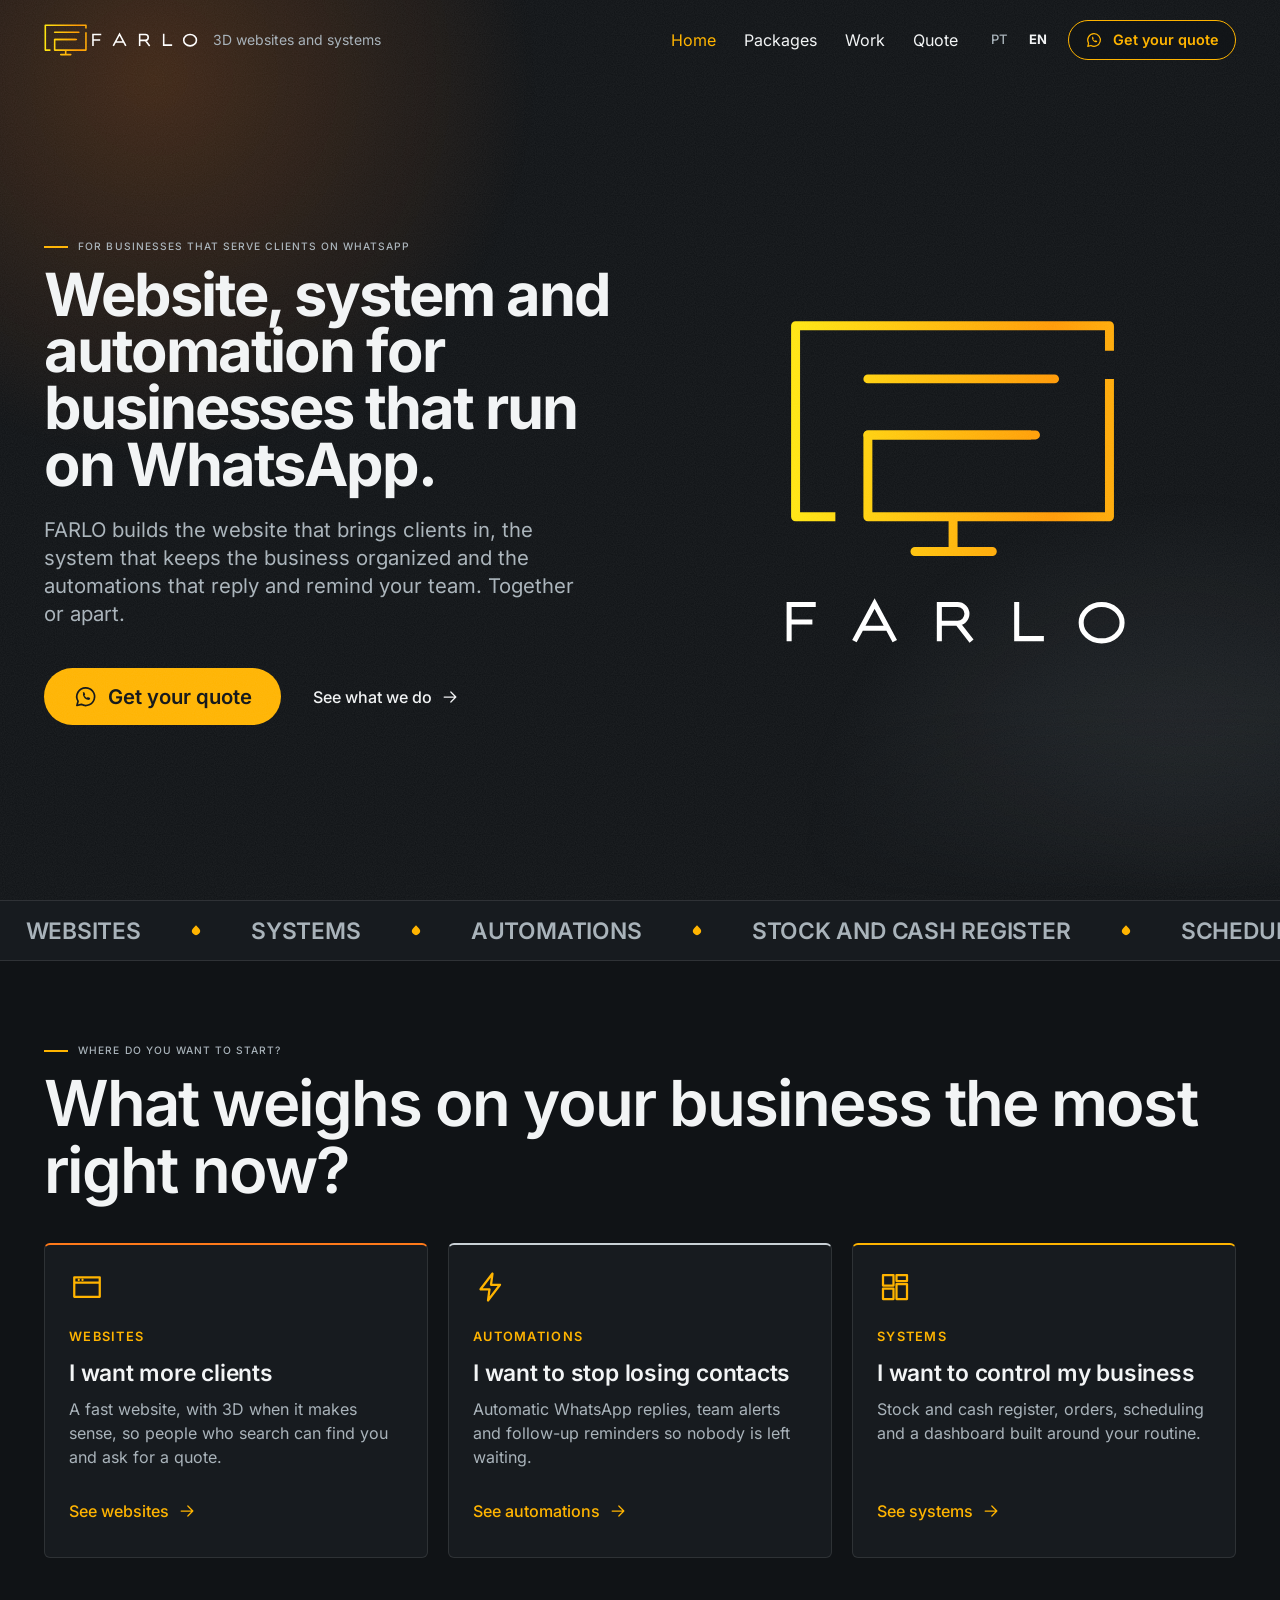
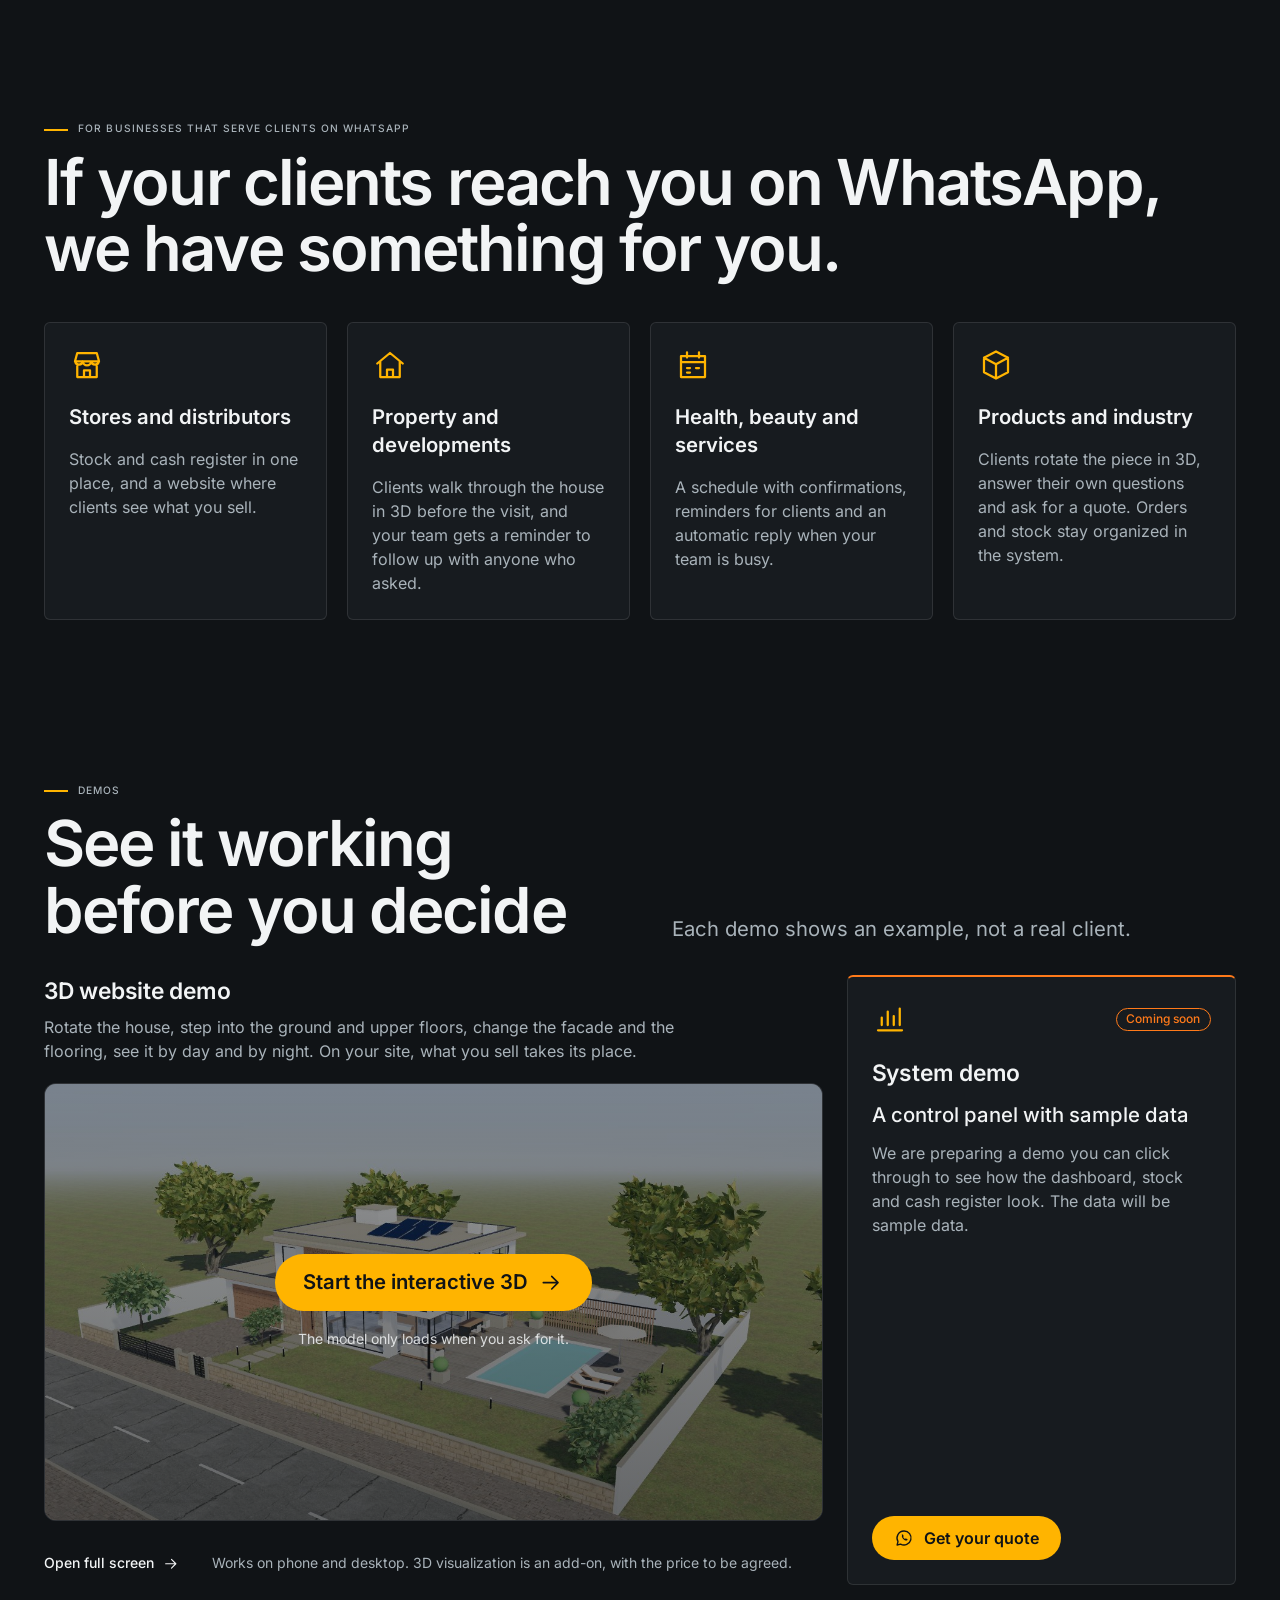
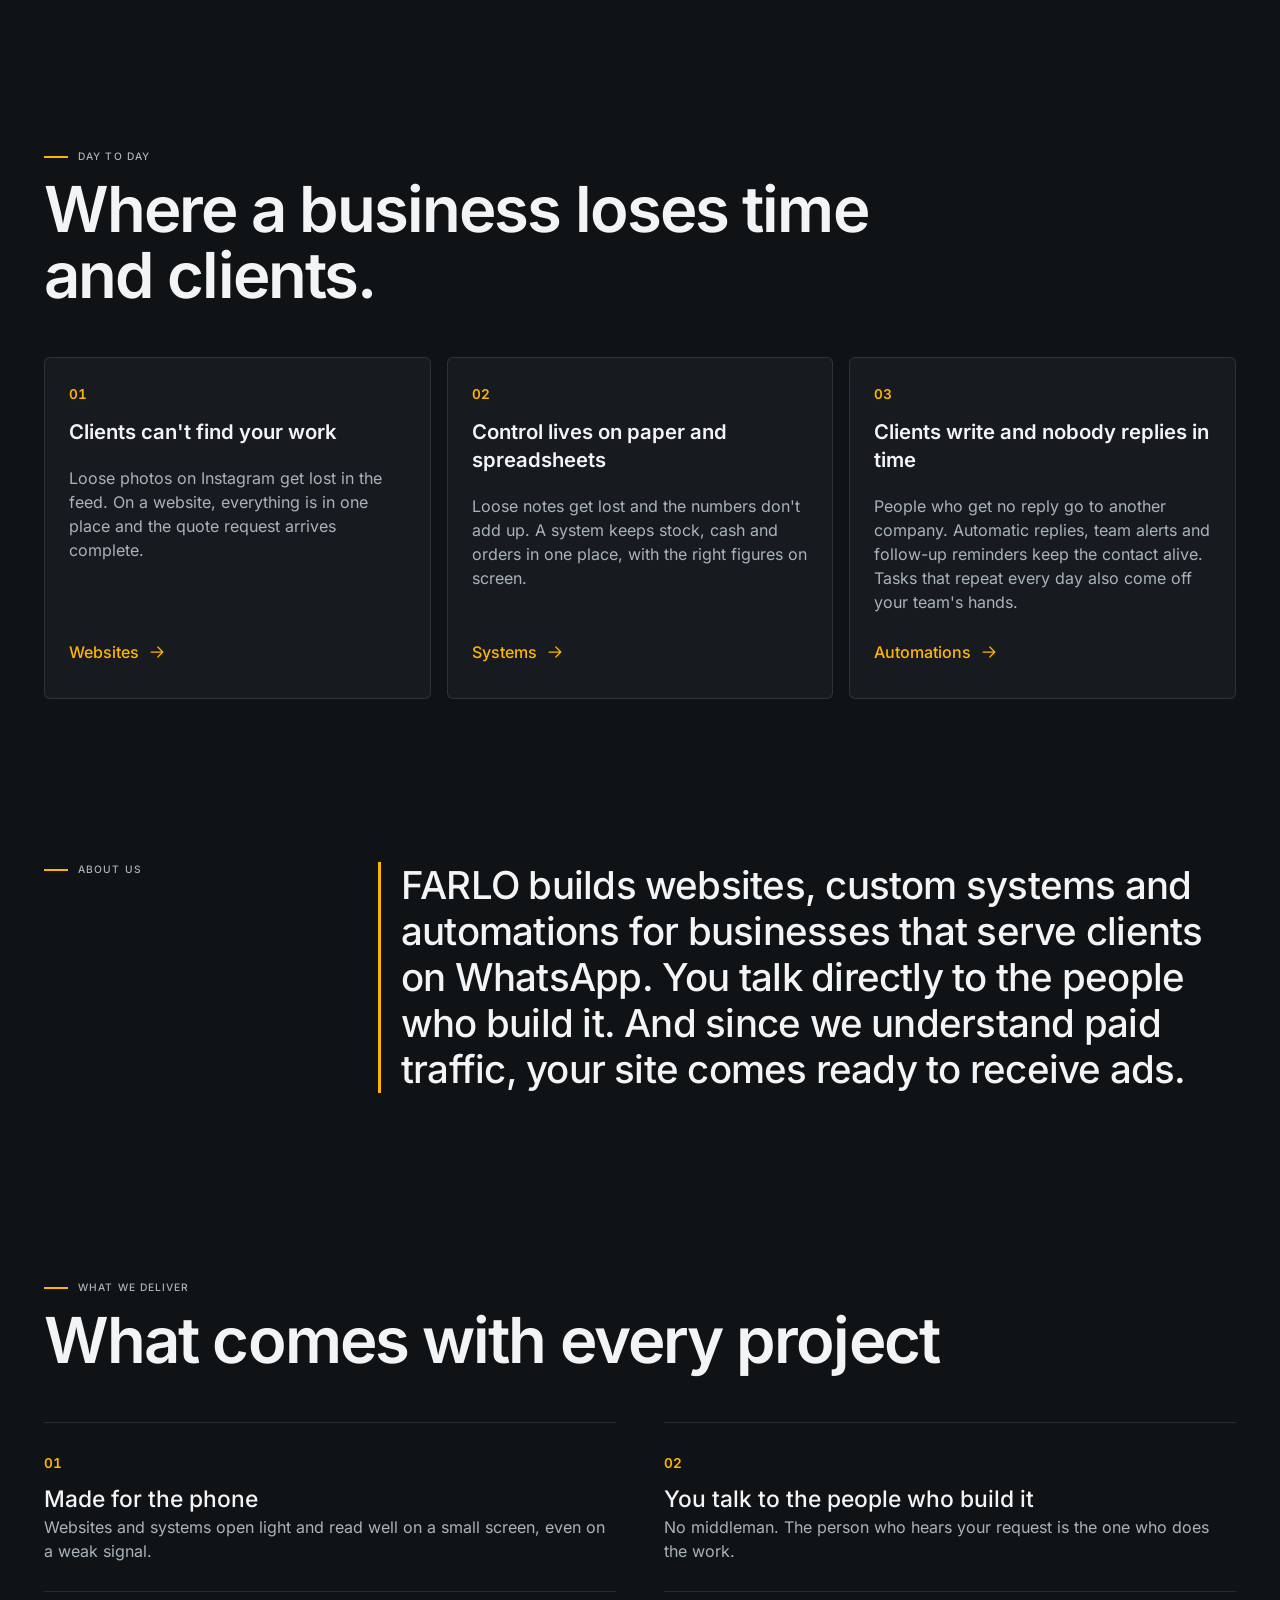
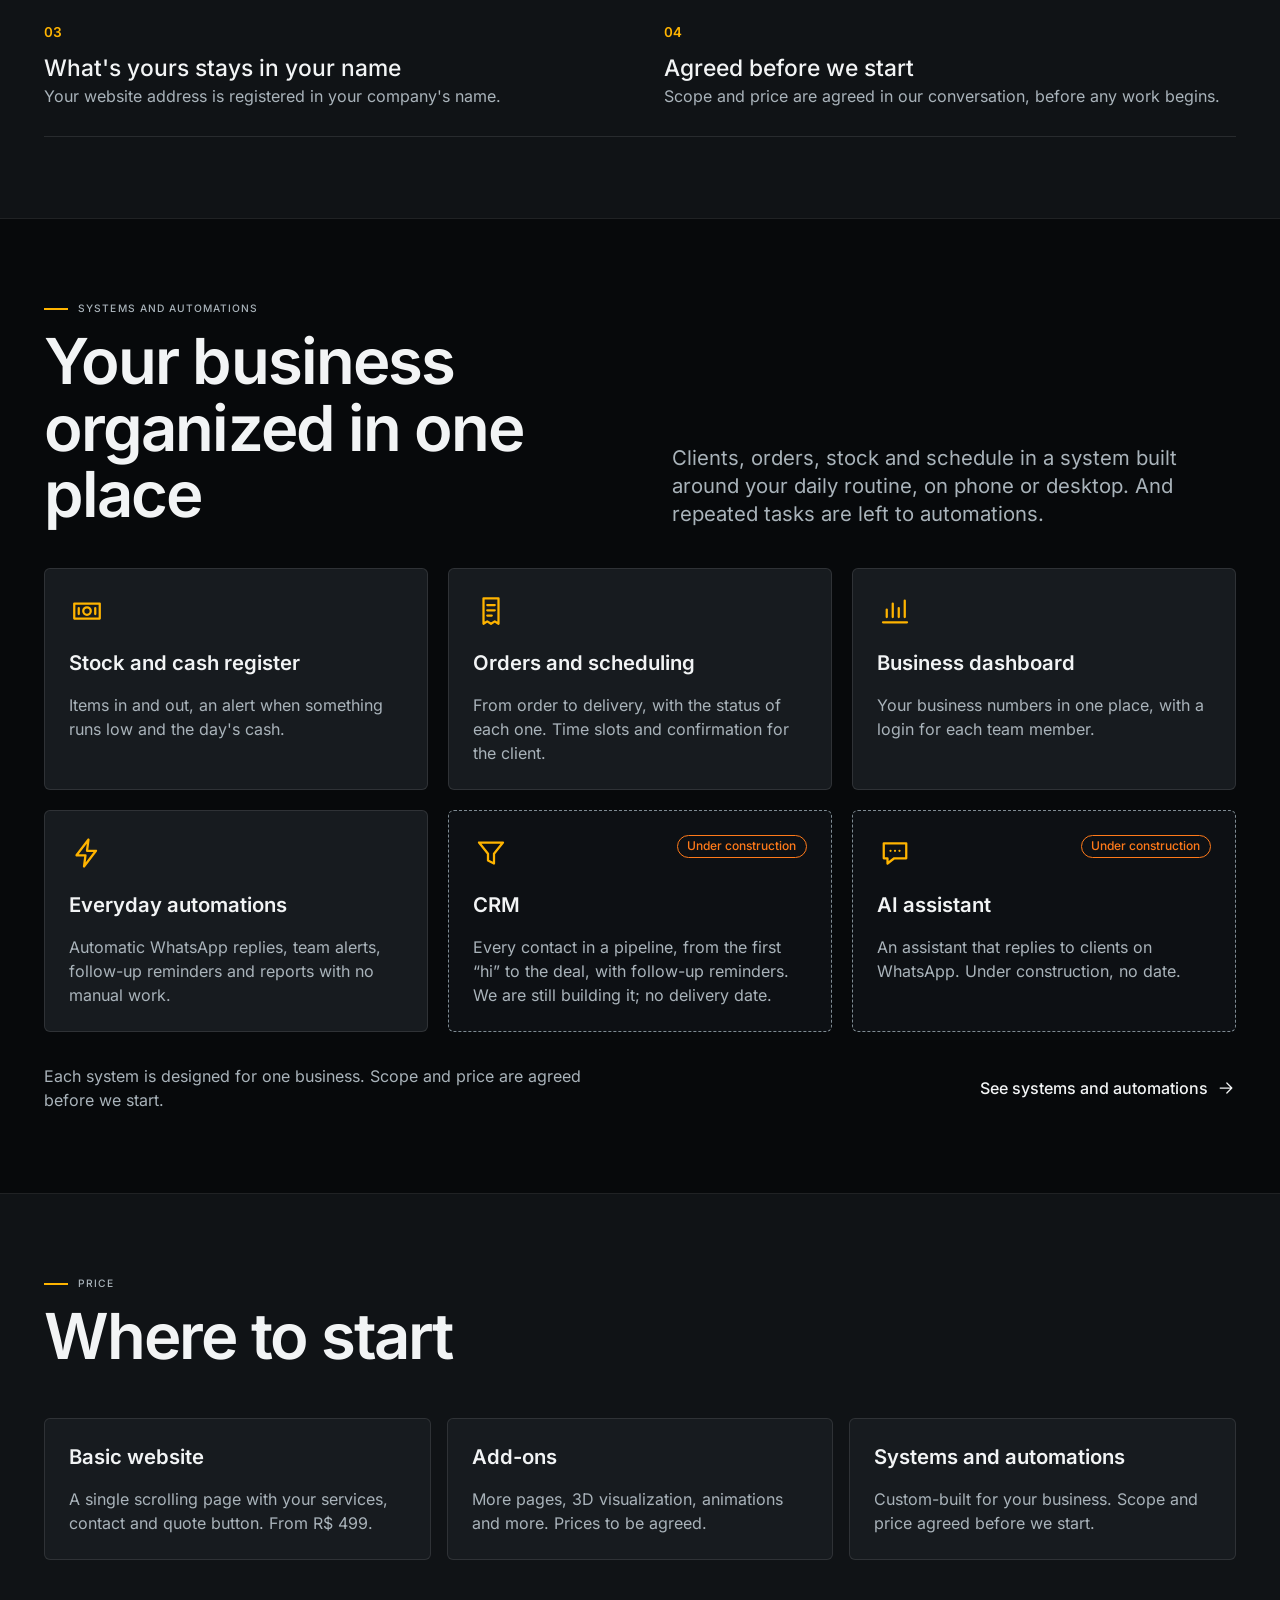
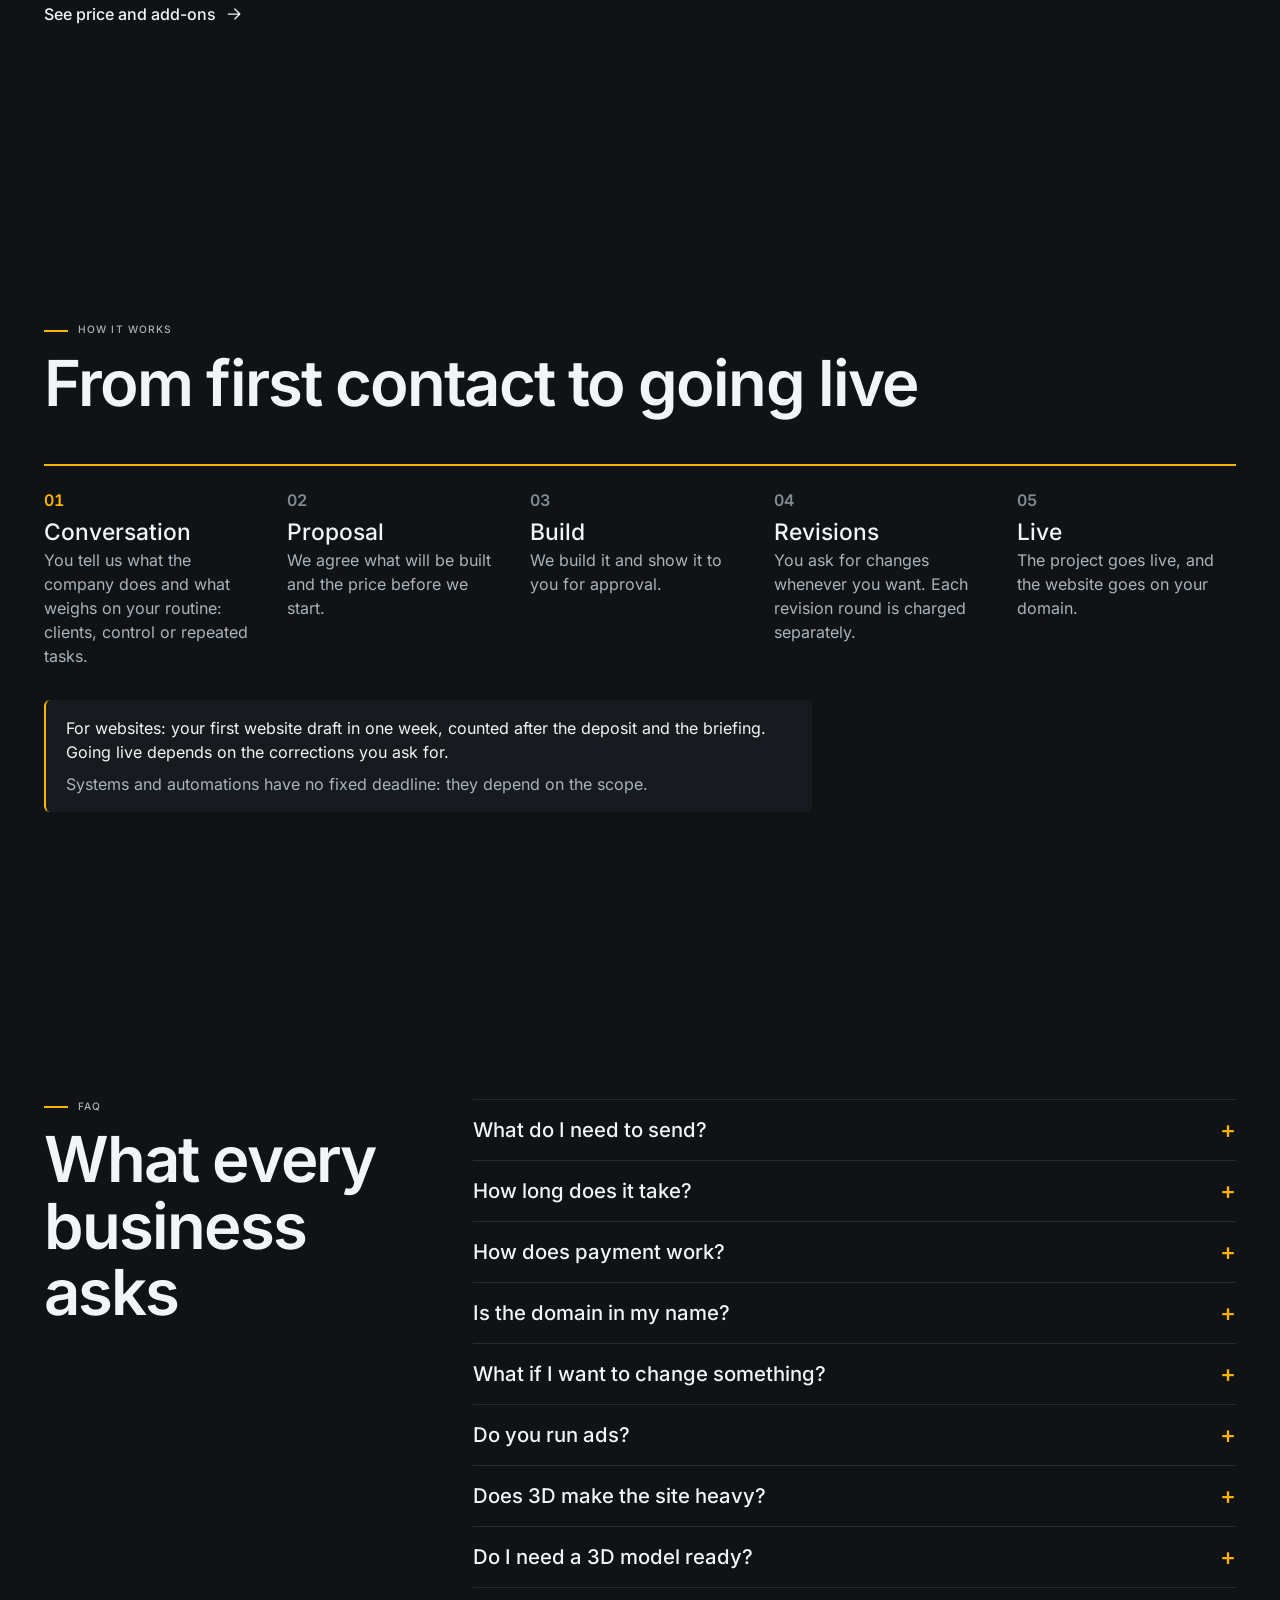
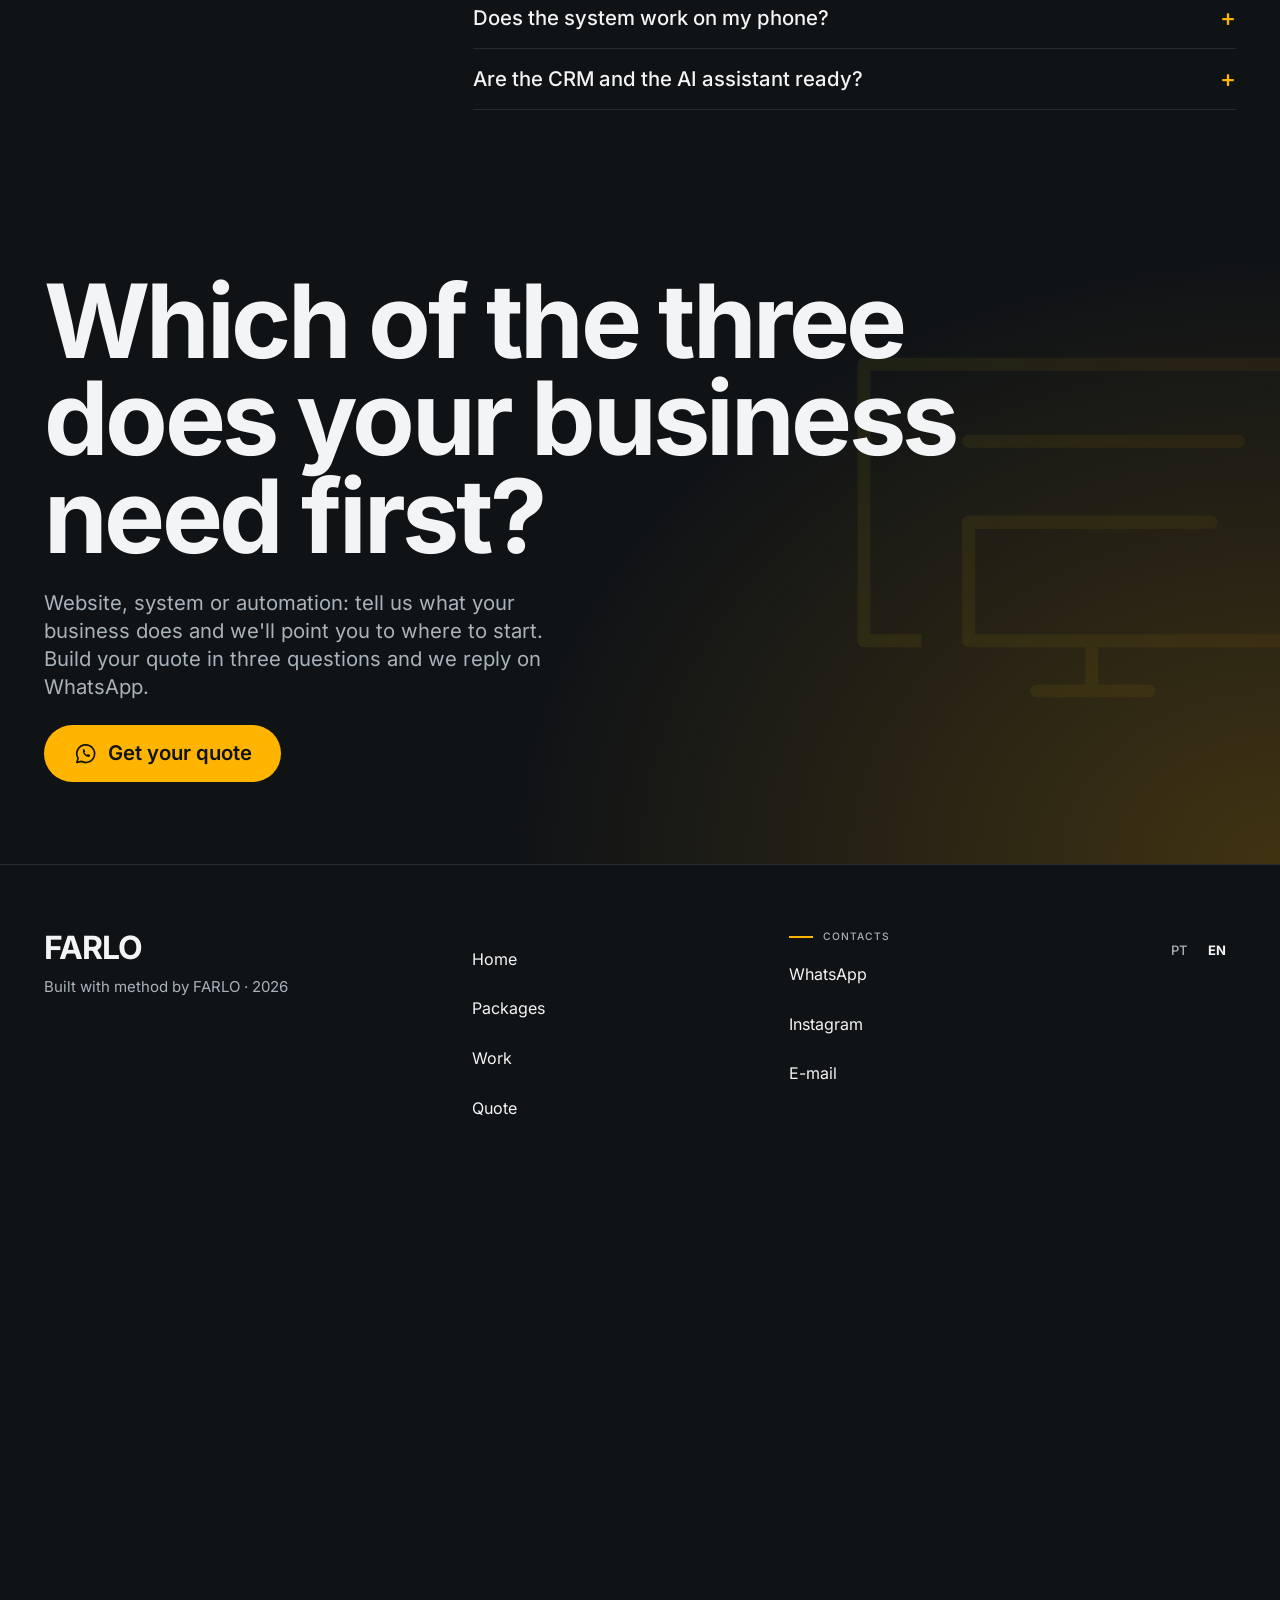
<file: en/index.html>
<!doctype html>
<html lang="en">
<head>
<meta charset="utf-8">
<meta http-equiv="Content-Security-Policy" content="default-src 'self'; script-src 'self'; style-src 'self'; img-src 'self' data: blob:; font-src 'self'; media-src 'self'; connect-src 'self' blob:; worker-src 'self' blob:; object-src 'none'; base-uri 'self'; form-action 'self'">
<meta name="referrer" content="strict-origin-when-cross-origin">
<meta name="viewport" content="width=device-width, initial-scale=1">
<title>FARLO | Websites, systems and automations for your business</title>
<meta name="description" content="FARLO builds websites, systems and automations for businesses that serve clients on WhatsApp. Together or apart. Websites from R$ 499.">

<meta name="theme-color" content="#101316">
<meta name="color-scheme" content="dark">
<link rel="canonical" href="https://farlo.online/en/index.html">
<link rel="alternate" hreflang="pt-BR" href="https://farlo.online/index.html">
<link rel="alternate" hreflang="en" href="https://farlo.online/en/index.html">
<link rel="alternate" hreflang="x-default" href="https://farlo.online/index.html">
<meta property="og:type" content="website">
<meta property="og:site_name" content="FARLO">
<meta property="og:title" content="FARLO | Websites, systems and automations for your business">
<meta property="og:description" content="FARLO builds websites, systems and automations for businesses that serve clients on WhatsApp. Together or apart. Websites from R$ 499.">
<meta property="og:url" content="https://farlo.online/en/index.html">
<meta property="og:locale" content="en_US">
<meta property="og:image" content="https://farlo.online/assets/img/og/og-farlo.jpg">
<meta name="twitter:card" content="summary_large_image">
<link rel="icon" href="../assets/img/logo/favicon-64.png" type="image/png" sizes="64x64"><link rel="apple-touch-icon" href="../assets/img/logo/apple-touch-icon.png">
<script src="../js/boot.js"></script>
<link rel="stylesheet" href="../css/tokens.css">
<link rel="stylesheet" href="../css/main.css">
<link rel="stylesheet" href="../css/fx.css">
<link rel="stylesheet" href="../css/home3d.css">
<script defer src="../js/layout.js"></script>
<script defer src="../js/content.js"></script>
<script defer src="../js/vendor/gsap.min.js"></script>
<script defer src="../js/vendor/ScrollTrigger.min.js"></script>
<script defer src="../js/vendor/SplitText.min.js"></script>
<script defer src="../js/vendor/ScrollSmoother.min.js"></script>
<script defer src="../js/fx/fx.js"></script>
<script defer src="../js/fx/loader.js"></script>
<script defer src="../js/fx/transition.js"></script>
<script defer src="../js/fx/smooth.js"></script>
<script defer src="../js/fx/menu.js"></script>
<script defer src="../js/fx/cursor.js"></script>
<script defer src="../js/fx/magnetic.js"></script>
<script defer src="../js/fx/reveal.js"></script>
<script defer src="../js/fx/progress.js"></script>
<script defer src="../js/fx/split.js"></script>
<script defer src="../js/fx/hero.js"></script>
<script defer src="../js/fx/process.js"></script>
<script defer src="../js/home3d.js"></script>
<script defer src="../js/main.js"></script>
<script type="application/ld+json">{"@context":"https://schema.org","@type":"ProfessionalService","name":"FARLO","url":"https://farlo.online/","email":"contato@farlo.online","telephone":"+55-62-99261-7854","image":"https://farlo.online/assets/img/og/og-farlo.jpg","sameAs":["https://www.instagram.com/matheus.farlo/"],"description":"FARLO builds websites, systems and automations for businesses that serve clients on WhatsApp. Together or apart. Websites from R$ 499.","inLanguage":"en"}</script>
</head>
<body data-page="home" data-lang="en" data-root="../">
<a class="skip-link" href="#main" data-i18n="skip">Skip to content</a>
<div class="loader" role="progressbar" aria-label="FARLO" aria-valuemin="0" aria-valuemax="100" aria-valuenow="0"><span class="loader__mark">FARLO</span><span class="loader__count" data-loader-count>000</span></div>
<header class="site-header fade-in-on-ready" id="site-header">
  <div class="site-header__inner">
    <a class="brand" href="index.html" aria-label="FARLO, go to home" data-i18n-attr="aria-label:brand.home"><img class="brand__logo" src="../assets/img/logo/farlo-logo.svg" width="154" height="32" alt=""><span class="brand__tag" data-i18n="brand.tag">3D websites and systems</span></a>
    <nav class="site-nav" aria-label="Main" data-i18n-attr="aria-label:nav.aria"><ul class="site-nav__list"><li><a class="roll" href="index.html" data-i18n="nav.home" aria-current="page"><span class="roll__a">Home</span><span class="roll__b" aria-hidden="true">Home</span></a></li><li><a class="roll" href="packages.html" data-i18n="nav.packages"><span class="roll__a">Packages</span><span class="roll__b" aria-hidden="true">Packages</span></a></li><li><a class="roll" href="portfolio.html" data-i18n="nav.work"><span class="roll__a">Work</span><span class="roll__b" aria-hidden="true">Work</span></a></li><li><a class="roll" href="contact.html" data-i18n="nav.contact"><span class="roll__a">Quote</span><span class="roll__b" aria-hidden="true">Quote</span></a></li></ul></nav>
    <div class="site-header__tools">
      <div class="lang" role="group" aria-label="Language" data-i18n-attr="aria-label:lang.aria"><a class="lang__link" lang="pt-BR" hreflang="pt-BR" href="../index.html" data-lang-switch="pt" aria-label="Português">PT</a><a class="lang__link" lang="en" hreflang="en" href="index.html" data-lang-switch="en" aria-label="English" aria-current="true">EN</a></div>
      <a class="btn btn--wa btn--sm btn--header" href="contact.html#form-title" aria-label="Get your quote" data-i18n-attr="aria-label:cta.quote"><svg class="icon" viewBox="0 0 24 24" aria-hidden="true" focusable="false"><path d="M12 3.6a8.4 8.4 0 0 0-7.2 12.7L3.7 20.4l4.2-1.1A8.4 8.4 0 1 0 12 3.6Z" fill="none" stroke="currentColor" stroke-width="1.6" stroke-linejoin="round"/><path d="M9.2 8.2c.2-.4.5-.4.7-.4h.5c.2 0 .4.1.5.4l.6 1.5c.1.2 0 .5-.1.6l-.5.6c.4.9 1.3 1.8 2.2 2.2l.6-.5c.2-.1.4-.2.6-.1l1.5.6c.3.1.4.3.4.5v.5c0 .2 0 .5-.4.7-.5.3-1.2.4-1.9.2-2.1-.6-3.8-2.3-4.4-4.4-.2-.7-.1-1.4.2-1.9Z" fill="currentColor"/></svg><span class="btn__text" data-i18n="cta.quote">Get your quote</span></a>
      <button class="menu-btn" type="button" aria-expanded="false" aria-controls="menu" data-menu-toggle><span class="menu-btn__open" data-i18n="nav.menu">Menu</span><span class="menu-btn__close" data-i18n="nav.close">Close</span></button>
    </div>
  </div>
</header>
<div class="menu" id="menu" role="dialog" aria-modal="true" aria-label="Navigation menu" data-i18n-attr="aria-label:nav.panel" hidden>
  <nav class="menu__nav" aria-label="Main" data-i18n-attr="aria-label:nav.aria"><ul class="menu__list"><li><a href="index.html" data-i18n="nav.home" aria-current="page">Home</a></li><li><a href="packages.html" data-i18n="nav.packages">Packages</a></li><li><a href="portfolio.html" data-i18n="nav.work">Work</a></li><li><a href="contact.html" data-i18n="nav.contact">Quote</a></li></ul></nav>
  <div class="menu__foot"><div class="lang" role="group" aria-label="Language" data-i18n-attr="aria-label:lang.aria"><a class="lang__link" lang="pt-BR" hreflang="pt-BR" href="../index.html" data-lang-switch="pt" aria-label="Português">PT</a><a class="lang__link" lang="en" hreflang="en" href="index.html" data-lang-switch="en" aria-label="English" aria-current="true">EN</a></div><a class="btn btn--wa" href="contact.html#form-title"><svg class="icon" viewBox="0 0 24 24" aria-hidden="true" focusable="false"><path d="M12 3.6a8.4 8.4 0 0 0-7.2 12.7L3.7 20.4l4.2-1.1A8.4 8.4 0 1 0 12 3.6Z" fill="none" stroke="currentColor" stroke-width="1.6" stroke-linejoin="round"/><path d="M9.2 8.2c.2-.4.5-.4.7-.4h.5c.2 0 .4.1.5.4l.6 1.5c.1.2 0 .5-.1.6l-.5.6c.4.9 1.3 1.8 2.2 2.2l.6-.5c.2-.1.4-.2.6-.1l1.5.6c.3.1.4.3.4.5v.5c0 .2 0 .5-.4.7-.5.3-1.2.4-1.9.2-2.1-.6-3.8-2.3-4.4-4.4-.2-.7-.1-1.4.2-1.9Z" fill="currentColor"/></svg><span class="btn__text" data-i18n="cta.quote">Get your quote</span></a></div>
</div>
<div id="smooth-wrapper" data-fx="smooth">
<div id="smooth-content">
<main id="main" tabindex="-1">
<section class="hero hero--3d" id="hero" aria-labelledby="hero-title">
  <div class="hero__glow" aria-hidden="true"></div>
  <div class="container hero__top hero__grid">
    <div class="hero__copy">
      <p class="overline hero__label" data-i18n="hero.label">For businesses that serve clients on WhatsApp</p>
      <h1 class="display hero__title" id="hero-title" data-fx="split" data-fx-type="lines,chars" data-fx-stagger=".03" data-i18n="hero.title">Website, system and automation for businesses that run on WhatsApp.</h1>
      <p class="t-lg hero__sub" data-i18n="hero.sub">FARLO builds the website that brings clients in, the system that keeps the business organized and the automations that reply and remind your team. Together or apart.</p>
      <div class="hero__actions"><a class="btn btn--wa btn--lg" href="contact.html#form-title"><svg class="icon" viewBox="0 0 24 24" aria-hidden="true" focusable="false"><path d="M12 3.6a8.4 8.4 0 0 0-7.2 12.7L3.7 20.4l4.2-1.1A8.4 8.4 0 1 0 12 3.6Z" fill="none" stroke="currentColor" stroke-width="1.6" stroke-linejoin="round"/><path d="M9.2 8.2c.2-.4.5-.4.7-.4h.5c.2 0 .4.1.5.4l.6 1.5c.1.2 0 .5-.1.6l-.5.6c.4.9 1.3 1.8 2.2 2.2l.6-.5c.2-.1.4-.2.6-.1l1.5.6c.3.1.4.3.4.5v.5c0 .2 0 .5-.4.7-.5.3-1.2.4-1.9.2-2.1-.6-3.8-2.3-4.4-4.4-.2-.7-.1-1.4.2-1.9Z" fill="currentColor"/></svg><span class="btn__text" data-i18n="cta.quote">Get your quote</span></a><a class="link-arrow" href="packages.html"><span data-i18n="hero.link">See what we do</span><svg class="icon" viewBox="0 0 24 24" aria-hidden="true" focusable="false"><path d="M5 12h14M13 6l6 6-6 6" fill="none" stroke="currentColor" stroke-width="1.5" stroke-linecap="round" stroke-linejoin="round"/></svg></a></div>
    </div>
    <div class="hero__stage" data-hero3d data-three="../js/vendor/three.min.js">
      <div class="hero__fallback" aria-hidden="true"><img src="../assets/img/logo/farlo-logo-stacked.svg" width="628" height="596" alt=""></div>
      <canvas class="hero__canvas" tabindex="0" role="img" aria-label="Interactive 3D model. Drag to rotate." data-i18n-attr="aria-label:hero.3d.aria"></canvas>
      <div class="hero__chips" role="group" aria-label="Pick an example" data-i18n-attr="aria-label:hero.3d.group">
        <button type="button" class="chip3d" data-shape="product" data-cap="FAWÉ tote bag, a model made for the brand's website" data-i18n-attr="data-cap:hero.3d.cap.product" aria-pressed="true" data-i18n="hero.3d.product">Product</button>
        <button type="button" class="chip3d" data-shape="house" data-cap="Demo house, modeled by FARLO" data-i18n-attr="data-cap:hero.3d.cap.house" aria-pressed="false" data-i18n="hero.3d.house">Property</button>
        <button type="button" class="chip3d" data-shape="space" data-cap="Demo living room, modeled by FARLO" data-i18n-attr="data-cap:hero.3d.cap.space" aria-pressed="false" data-i18n="hero.3d.space">Space</button>
      </div>
      <p class="hero__cap" data-hero-cap aria-live="polite" data-i18n="hero.3d.cap.product">FAWÉ tote bag, a model made for the brand's website</p>
      <p class="hero__hint" aria-hidden="true" data-i18n="hero.3d.hint">Drag to rotate</p>
    </div>
  </div>
</section>

<div class="strip" aria-hidden="true"><div class="strip__track"><span class="strip__item" data-i18n="strip.1">Websites</span><span class="strip__item" data-i18n="strip.2">Systems</span><span class="strip__item" data-i18n="strip.3">Automations</span><span class="strip__item" data-i18n="strip.4">Stock and cash register</span><span class="strip__item" data-i18n="strip.5">Scheduling</span><span class="strip__item" data-i18n="strip.6">Orders</span><span class="strip__item" data-i18n="strip.7">3D</span><span class="strip__item" data-i18n="strip.8">WhatsApp</span><span class="strip__item" data-i18n="strip.1">Websites</span><span class="strip__item" data-i18n="strip.2">Systems</span><span class="strip__item" data-i18n="strip.3">Automations</span><span class="strip__item" data-i18n="strip.4">Stock and cash register</span><span class="strip__item" data-i18n="strip.5">Scheduling</span><span class="strip__item" data-i18n="strip.6">Orders</span><span class="strip__item" data-i18n="strip.7">3D</span><span class="strip__item" data-i18n="strip.8">WhatsApp</span></div></div>

<section class="section portas" id="portas" aria-labelledby="portas-title">
  <div class="container">
    <p class="overline" data-i18n="portas.label">Where do you want to start?</p>
    <h2 class="t-3xl" id="portas-title" data-fx="reveal" data-i18n="portas.title">What weighs on your business the most right now?</h2>
    <ul class="portas__list" role="list" data-fx="reveal-batch" data-fx-stagger=".08">
      <li class="panel porta porta--sites"><svg class="niche__icon" viewBox="0 0 24 24" aria-hidden="true" focusable="false" fill="none" stroke="currentColor" stroke-width="1.5" stroke-linecap="round" stroke-linejoin="round"><path d="M3.5 5.5h17v13h-17zM3.5 9h17M6.5 7.25h.01M9 7.25h.01" /></svg><p class="porta__line" data-i18n="portas.1.line">Websites</p><h3 class="porta__title" data-i18n="portas.1.title">I want more clients</h3><p class="muted" data-i18n="portas.1.text">A fast website, with 3D when it makes sense, so people who search can find you and ask for a quote.</p><p class="porta__foot"><a class="link-arrow porta__link" href="packages.html#sites"><span data-i18n="portas.1.link">See websites</span><svg class="icon" viewBox="0 0 24 24" aria-hidden="true" focusable="false"><path d="M5 12h14M13 6l6 6-6 6" fill="none" stroke="currentColor" stroke-width="1.5" stroke-linecap="round" stroke-linejoin="round"/></svg></a></p></li>
      <li class="panel porta porta--auto"><svg class="niche__icon" viewBox="0 0 24 24" aria-hidden="true" focusable="false" fill="none" stroke="currentColor" stroke-width="1.5" stroke-linecap="round" stroke-linejoin="round"><path d="M13 3 5 13.5h6L10 21l8-10.5h-6z" /></svg><p class="porta__line" data-i18n="portas.2.line">Automations</p><h3 class="porta__title" data-i18n="portas.2.title">I want to stop losing contacts</h3><p class="muted" data-i18n="portas.2.text">Automatic WhatsApp replies, team alerts and follow-up reminders so nobody is left waiting.</p><p class="porta__foot"><a class="link-arrow porta__link" href="packages.html#sistemas"><span data-i18n="portas.2.link">See automations</span><svg class="icon" viewBox="0 0 24 24" aria-hidden="true" focusable="false"><path d="M5 12h14M13 6l6 6-6 6" fill="none" stroke="currentColor" stroke-width="1.5" stroke-linecap="round" stroke-linejoin="round"/></svg></a></p></li>
      <li class="panel porta porta--sys"><svg class="niche__icon" viewBox="0 0 24 24" aria-hidden="true" focusable="false" fill="none" stroke="currentColor" stroke-width="1.5" stroke-linecap="round" stroke-linejoin="round"><path d="M4 4h7v7H4zM13 4h7v4h-7zM13 10h7v10h-7zM4 13h7v7H4z" /></svg><p class="porta__line" data-i18n="portas.3.line">Systems</p><h3 class="porta__title" data-i18n="portas.3.title">I want to control my business</h3><p class="muted" data-i18n="portas.3.text">Stock and cash register, orders, scheduling and a dashboard built around your routine.</p><p class="porta__foot"><a class="link-arrow porta__link" href="packages.html#sistemas"><span data-i18n="portas.3.link">See systems</span><svg class="icon" viewBox="0 0 24 24" aria-hidden="true" focusable="false"><path d="M5 12h14M13 6l6 6-6 6" fill="none" stroke="currentColor" stroke-width="1.5" stroke-linecap="round" stroke-linejoin="round"/></svg></a></p></li>
    </ul>
  </div>
</section>

<section class="section niches" id="niches" aria-labelledby="niches-title">
  <div class="container">
    <p class="overline" data-i18n="niches.label">For businesses that serve clients on WhatsApp</p>
    <h2 class="t-3xl" id="niches-title" data-fx="reveal" data-i18n="niches.title">If your clients reach you on WhatsApp, we have something for you.</h2>
    <ul class="niches__list niches__list--4" role="list" data-fx="reveal-batch" data-fx-stagger=".08">
      <li class="panel niche"><svg class="niche__icon" viewBox="0 0 24 24" aria-hidden="true" focusable="false" fill="none" stroke="currentColor" stroke-width="1.5" stroke-linecap="round" stroke-linejoin="round"><path d="M4 9.5 5.5 4h13L20 9.5M4 9.5h16M4 9.5a2.7 2.7 0 0 0 5.3 0 2.7 2.7 0 0 0 5.4 0 2.7 2.7 0 0 0 5.3 0M5.5 12.5V20h13v-7.5M10 20v-4.5h4V20" /></svg><h3 class="panel__title" data-i18n="niches.1.title">Stores and distributors</h3><p class="muted" data-i18n="niches.1.text">Stock and cash register in one place, and a website where clients see what you sell.</p></li>
      <li class="panel niche"><svg class="niche__icon" viewBox="0 0 24 24" aria-hidden="true" focusable="false" fill="none" stroke="currentColor" stroke-width="1.5" stroke-linecap="round" stroke-linejoin="round"><path d="M3.5 11 12 4l8.5 7M5.5 9.7V20h13V9.7M10 20v-5h4v5" /></svg><h3 class="panel__title" data-i18n="niches.2.title">Property and developments</h3><p class="muted" data-i18n="niches.2.text">Clients walk through the house in 3D before the visit, and your team gets a reminder to follow up with anyone who asked.</p></li>
      <li class="panel niche"><svg class="niche__icon" viewBox="0 0 24 24" aria-hidden="true" focusable="false" fill="none" stroke="currentColor" stroke-width="1.5" stroke-linecap="round" stroke-linejoin="round"><path d="M4 6h16v14H4zM4 10h16M8 3.5V7M16 3.5V7M8 14h2M14 14h2M8 17h2" /></svg><h3 class="panel__title" data-i18n="niches.3.title">Health, beauty and services</h3><p class="muted" data-i18n="niches.3.text">A schedule with confirmations, reminders for clients and an automatic reply when your team is busy.</p></li>
      <li class="panel niche"><svg class="niche__icon" viewBox="0 0 24 24" aria-hidden="true" focusable="false" fill="none" stroke="currentColor" stroke-width="1.5" stroke-linecap="round" stroke-linejoin="round"><path d="M12 3 4 7.2v9.6L12 21l8-4.2V7.2zM4 7.2l8 4.3 8-4.3M12 11.5V21" /></svg><h3 class="panel__title" data-i18n="niches.4.title">Products and industry</h3><p class="muted" data-i18n="niches.4.text">Clients rotate the piece in 3D, answer their own questions and ask for a quote. Orders and stock stay organized in the system.</p></li>
    </ul>
  </div>
</section>

<section class="section demo3d demos" id="residencia" aria-labelledby="res-title">
  <div class="container">
    <div class="demo3d__head">
      <div><p class="overline" data-i18n="res.label">Demos</p><h2 class="t-3xl" id="res-title" data-fx="reveal" data-i18n="res.title">See it working before you decide</h2></div>
      <p class="t-lg demo3d__text" data-i18n="res.intro">Each demo shows an example, not a real client.</p>
    </div>
    <div class="demos__grid">
      <div class="demos__item demos__item--3d">
        <h3 class="demos__tag" data-i18n="res.a.tag">3D website demo</h3>
        <p class="muted demos__text" data-i18n="res.text">Rotate the house, step into the ground and upper floors, change the facade and the flooring, see it by day and by night. On your site, what you sell takes its place.</p>
        <div class="demo3d__frame" data-embed-3d>
          <img class="demo3d__poster" src="../assets/img/residencia-3d.jpg" width="1280" height="720" loading="lazy" decoding="async" alt="Two-storey house with a pool as an interactive 3D model" data-i18n-attr="alt:res.alt">
          <div class="demo3d__veil">
            <a class="btn btn--wa btn--lg" href="../residencia-3d/index.html" data-embed-activate data-src="../residencia-3d/index.html?embed=1" data-title="Interactive 3D demo house"><span class="btn__text" data-i18n="res.cta">Start the interactive 3D</span><svg class="icon" viewBox="0 0 24 24" aria-hidden="true" focusable="false"><path d="M5 12h14M13 6l6 6-6 6" fill="none" stroke="currentColor" stroke-width="1.5" stroke-linecap="round" stroke-linejoin="round"/></svg></a>
            <p class="demo3d__hint" data-i18n="res.hint">The model only loads when you ask for it.</p>
          </div>
        </div>
        <p class="demo3d__foot"><a class="link-arrow" href="../residencia-3d/index.html"><span data-i18n="res.full">Open full screen</span><svg class="icon" viewBox="0 0 24 24" aria-hidden="true" focusable="false"><path d="M5 12h14M13 6l6 6-6 6" fill="none" stroke="currentColor" stroke-width="1.5" stroke-linecap="round" stroke-linejoin="round"/></svg></a><span class="muted" data-i18n="res.note">Works on phone and desktop. 3D visualization is an add-on, with the price to be agreed.</span></p>
      </div>
      <div class="demos__item panel demo-sys">
        <div class="demo-sys__top"><svg class="niche__icon" viewBox="0 0 24 24" aria-hidden="true" focusable="false" fill="none" stroke="currentColor" stroke-width="1.5" stroke-linecap="round" stroke-linejoin="round"><path d="M4 19.5h16M6.5 16v-5M10.5 16V7M14.5 16v-6M18.5 16V5" /></svg><span class="chip chip--soon" data-i18n="res.b.badge">Coming soon</span></div>
        <h3 class="demos__tag" data-i18n="res.b.tag">System demo</h3>
        <p class="demo-sys__title" data-i18n="res.b.title">A control panel with sample data</p>
        <p class="muted" data-i18n="res.b.text">We are preparing a demo you can click through to see how the dashboard, stock and cash register look. The data will be sample data.</p>
        <p class="demo-sys__foot"><a class="btn btn--wa " href="contact.html#form-title"><svg class="icon" viewBox="0 0 24 24" aria-hidden="true" focusable="false"><path d="M12 3.6a8.4 8.4 0 0 0-7.2 12.7L3.7 20.4l4.2-1.1A8.4 8.4 0 1 0 12 3.6Z" fill="none" stroke="currentColor" stroke-width="1.6" stroke-linejoin="round"/><path d="M9.2 8.2c.2-.4.5-.4.7-.4h.5c.2 0 .4.1.5.4l.6 1.5c.1.2 0 .5-.1.6l-.5.6c.4.9 1.3 1.8 2.2 2.2l.6-.5c.2-.1.4-.2.6-.1l1.5.6c.3.1.4.3.4.5v.5c0 .2 0 .5-.4.7-.5.3-1.2.4-1.9.2-2.1-.6-3.8-2.3-4.4-4.4-.2-.7-.1-1.4.2-1.9Z" fill="currentColor"/></svg><span class="btn__text" data-i18n="cta.quote">Get your quote</span></a></p>
      </div>
    </div>
  </div>
</section>

<section class="section problem" id="problem" aria-labelledby="problem-title">
  <div class="container">
    <p class="overline" data-i18n="problem.label">Day to day</p>
    <h2 class="t-3xl problem__title" id="problem-title" data-fx="reveal" data-i18n="problem.title">Where a business loses time and clients.</h2>
    <ul class="problem__list" role="list" data-fx="reveal-batch" data-fx-stagger=".08">
      <li class="panel"><h3 class="panel__title" data-i18n="problem.1.title">Clients can't find your work</h3><p class="muted" data-i18n="problem.1.text">Loose photos on Instagram get lost in the feed. On a website, everything is in one place and the quote request arrives complete.</p><p class="problem__foot"><a class="link-arrow problem__link" href="packages.html#sites"><span data-i18n="portas.1.line">Websites</span><svg class="icon" viewBox="0 0 24 24" aria-hidden="true" focusable="false"><path d="M5 12h14M13 6l6 6-6 6" fill="none" stroke="currentColor" stroke-width="1.5" stroke-linecap="round" stroke-linejoin="round"/></svg></a></p></li>
      <li class="panel"><h3 class="panel__title" data-i18n="problem.2.title">Control lives on paper and spreadsheets</h3><p class="muted" data-i18n="problem.2.text">Loose notes get lost and the numbers don't add up. A system keeps stock, cash and orders in one place, with the right figures on screen.</p><p class="problem__foot"><a class="link-arrow problem__link" href="packages.html#sistemas"><span data-i18n="portas.3.line">Systems</span><svg class="icon" viewBox="0 0 24 24" aria-hidden="true" focusable="false"><path d="M5 12h14M13 6l6 6-6 6" fill="none" stroke="currentColor" stroke-width="1.5" stroke-linecap="round" stroke-linejoin="round"/></svg></a></p></li>
      <li class="panel"><h3 class="panel__title" data-i18n="problem.3.title">Clients write and nobody replies in time</h3><p class="muted" data-i18n="problem.3.text">People who get no reply go to another company. Automatic replies, team alerts and follow-up reminders keep the contact alive. Tasks that repeat every day also come off your team's hands.</p><p class="problem__foot"><a class="link-arrow problem__link" href="packages.html#sistemas"><span data-i18n="portas.2.line">Automations</span><svg class="icon" viewBox="0 0 24 24" aria-hidden="true" focusable="false"><path d="M5 12h14M13 6l6 6-6 6" fill="none" stroke="currentColor" stroke-width="1.5" stroke-linecap="round" stroke-linejoin="round"/></svg></a></p></li>
    </ul>
  </div>
</section>

<section class="section manifesto" id="manifesto" aria-labelledby="manifesto-label">
  <div class="container manifesto__grid">
    <h2 class="overline" id="manifesto-label" data-i18n="manifesto.label">About us</h2>
    <p class="t-2xl manifesto__text" data-fx="split" data-fx-type="words" data-fx-mode="scrub" data-i18n="manifesto.text">FARLO builds websites, custom systems and automations for businesses that serve clients on WhatsApp. You talk directly to the people who build it. And since we understand paid traffic, your site comes ready to receive ads.</p>
  </div>
</section>

<section class="section services" id="services" aria-labelledby="services-title">
  <div class="container">
    <p class="overline" data-i18n="services.label">What we deliver</p>
    <h2 class="t-3xl" id="services-title" data-fx="reveal" data-i18n="services.title">What comes with every project</h2>
    <ul class="services__list" role="list" data-fx="reveal-batch" data-fx-stagger=".08">
      <li class="service"><h3 class="service__title" data-i18n="services.1.title">Made for the phone</h3><p class="muted" data-i18n="services.1.text">Websites and systems open light and read well on a small screen, even on a weak signal.</p></li>
      <li class="service"><h3 class="service__title" data-i18n="services.2.title">You talk to the people who build it</h3><p class="muted" data-i18n="services.2.text">No middleman. The person who hears your request is the one who does the work.</p></li>
      <li class="service"><h3 class="service__title" data-i18n="services.3.title">What's yours stays in your name</h3><p class="muted" data-i18n="services.3.text">Your website address is registered in your company's name.</p></li>
      <li class="service"><h3 class="service__title" data-i18n="services.4.title">Agreed before we start</h3><p class="muted" data-i18n="services.4.text">Scope and price are agreed in our conversation, before any work begins.</p></li>
    </ul>
  </div>
</section>

<section class="section sys-home" id="sistemas-home" aria-labelledby="homeauto-title">
  <div class="container">
    <div class="sys-home__head">
      <div><p class="overline" data-i18n="homesys.label">Systems and automations</p><h2 class="t-3xl" id="homeauto-title" data-fx="reveal" data-i18n="homesys.title">Your business organized in one place</h2></div>
      <p class="t-lg" data-i18n="homesys.text">Clients, orders, stock and schedule in a system built around your daily routine, on phone or desktop. And repeated tasks are left to automations.</p>
    </div>
    <ul class="sys-home__list" role="list" data-fx="reveal-batch" data-fx-stagger=".08">
      <li class="panel niche sys-card"><div class="sys-card__top"><svg class="niche__icon" viewBox="0 0 24 24" aria-hidden="true" focusable="false" fill="none" stroke="currentColor" stroke-width="1.5" stroke-linecap="round" stroke-linejoin="round"><path d="M3.5 7h17v10h-17zM12 14.5a2.5 2.5 0 1 0 0-5 2.5 2.5 0 0 0 0 5zM6.5 10v4M17.5 10v4" /></svg></div><h3 class="panel__title" data-i18n="homesys.1.title">Stock and cash register</h3><p class="muted" data-i18n="homesys.1.text">Items in and out, an alert when something runs low and the day's cash.</p></li>
      <li class="panel niche sys-card"><div class="sys-card__top"><svg class="niche__icon" viewBox="0 0 24 24" aria-hidden="true" focusable="false" fill="none" stroke="currentColor" stroke-width="1.5" stroke-linecap="round" stroke-linejoin="round"><path d="M7 3.5h10v17l-2.5-1.6L12 20.5l-2.5-1.6L7 20.5zM9.5 8h5M9.5 11.5h5M9.5 15h3" /></svg></div><h3 class="panel__title" data-i18n="homesys.2.title">Orders and scheduling</h3><p class="muted" data-i18n="homesys.2.text">From order to delivery, with the status of each one. Time slots and confirmation for the client.</p></li>
      <li class="panel niche sys-card"><div class="sys-card__top"><svg class="niche__icon" viewBox="0 0 24 24" aria-hidden="true" focusable="false" fill="none" stroke="currentColor" stroke-width="1.5" stroke-linecap="round" stroke-linejoin="round"><path d="M4 19.5h16M6.5 16v-5M10.5 16V7M14.5 16v-6M18.5 16V5" /></svg></div><h3 class="panel__title" data-i18n="homesys.3.title">Business dashboard</h3><p class="muted" data-i18n="homesys.3.text">Your business numbers in one place, with a login for each team member.</p></li>
      <li class="panel niche sys-card"><div class="sys-card__top"><svg class="niche__icon" viewBox="0 0 24 24" aria-hidden="true" focusable="false" fill="none" stroke="currentColor" stroke-width="1.5" stroke-linecap="round" stroke-linejoin="round"><path d="M13 3 5 13.5h6L10 21l8-10.5h-6z" /></svg></div><h3 class="panel__title" data-i18n="homesys.4.title">Everyday automations</h3><p class="muted" data-i18n="homesys.4.text">Automatic WhatsApp replies, team alerts, follow-up reminders and reports with no manual work.</p></li>
      <li class="panel niche sys-card sys-card--soon"><div class="sys-card__top"><svg class="niche__icon" viewBox="0 0 24 24" aria-hidden="true" focusable="false" fill="none" stroke="currentColor" stroke-width="1.5" stroke-linecap="round" stroke-linejoin="round"><path d="M4 5h16l-6 7.5V19l-4-2v-4.5z" /></svg><span class="chip chip--soon" data-i18n="homesys.5.badge">Under construction</span></div><h3 class="panel__title" data-i18n="homesys.5.title">CRM</h3><p class="muted" data-i18n="homesys.5.text">Every contact in a pipeline, from the first “hi” to the deal, with follow-up reminders. We are still building it; no delivery date.</p></li>
      <li class="panel niche sys-card sys-card--soon"><div class="sys-card__top"><svg class="niche__icon" viewBox="0 0 24 24" aria-hidden="true" focusable="false" fill="none" stroke="currentColor" stroke-width="1.5" stroke-linecap="round" stroke-linejoin="round"><path d="M4.5 5.5h15v10h-8l-4.5 3.5v-3.5h-2.5zM9 10.5h.01M12 10.5h.01M15 10.5h.01" /></svg><span class="chip chip--soon" data-i18n="homesys.6.badge">Under construction</span></div><h3 class="panel__title" data-i18n="homesys.6.title">AI assistant</h3><p class="muted" data-i18n="homesys.6.text">An assistant that replies to clients on WhatsApp. Under construction, no date.</p></li>
    </ul>
    <div class="sys-home__foot"><p class="muted sys-home__note" data-i18n="homesys.note">Each system is designed for one business. Scope and price are agreed before we start.</p><a class="link-arrow" href="packages.html#sistemas"><span data-i18n="homesys.link">See systems and automations</span><svg class="icon" viewBox="0 0 24 24" aria-hidden="true" focusable="false"><path d="M5 12h14M13 6l6 6-6 6" fill="none" stroke="currentColor" stroke-width="1.5" stroke-linecap="round" stroke-linejoin="round"/></svg></a></div>
  </div>
</section>

<section class="section packs" id="packs" aria-labelledby="packs-title">
  <div class="container">
    <p class="overline" data-i18n="packs.label">Price</p>
    <h2 class="t-3xl" id="packs-title" data-fx="reveal" data-i18n="homepack.title">Where to start</h2>
    <ul class="pack-grid" role="list" data-fx="reveal-batch" data-fx-stagger=".08">
      <li class="panel pack-sum"><h3 class="panel__title" data-i18n="homepack.1.title">Basic website</h3><p class="muted" data-i18n="homepack.1.text">A single scrolling page with your services, contact and quote button. From R$ 499.</p></li>
      <li class="panel pack-sum"><h3 class="panel__title" data-i18n="homepack.2.title">Add-ons</h3><p class="muted" data-i18n="homepack.2.text">More pages, 3D visualization, animations and more. Prices to be agreed.</p></li>
      <li class="panel pack-sum"><h3 class="panel__title" data-i18n="homepack.3.title">Systems and automations</h3><p class="muted" data-i18n="homepack.3.text">Custom-built for your business. Scope and price agreed before we start.</p></li>
    </ul>
    <p class="packs__more"><a class="link-arrow" href="packages.html#sites"><span data-i18n="homepack.more">See price and add-ons</span><svg class="icon" viewBox="0 0 24 24" aria-hidden="true" focusable="false"><path d="M5 12h14M13 6l6 6-6 6" fill="none" stroke="currentColor" stroke-width="1.5" stroke-linecap="round" stroke-linejoin="round"/></svg></a></p>
  </div>
</section>

<section class="section process" id="process" aria-labelledby="process-title" data-fx="pin-scrub" data-fx-length="150%">
  <div class="container">
    <p class="overline" data-i18n="process.label">How it works</p>
    <h2 class="t-3xl" id="process-title" data-fx="reveal" data-i18n="process.title">From first contact to going live</h2>
    <div class="process__body">
      <svg class="process__line" viewBox="0 0 100 2" preserveAspectRatio="none" aria-hidden="true" focusable="false"><path class="process__line-bg" d="M0 1H100" pathLength="1"/><path class="process__line-fg" d="M0 1H100" pathLength="1" data-fx="progress" data-fx-trigger=".process"/></svg>
      <ol class="process__steps" role="list">
        <li class="step is-active"><span class="step__n">01</span><h3 class="step__title" data-i18n="process.s1">Conversation</h3><p class="muted" data-i18n="process.d1">You tell us what the company does and what weighs on your routine: clients, control or repeated tasks.</p></li>
        <li class="step"><span class="step__n">02</span><h3 class="step__title" data-i18n="process.s2">Proposal</h3><p class="muted" data-i18n="process.d2">We agree what will be built and the price before we start.</p></li>
        <li class="step"><span class="step__n">03</span><h3 class="step__title" data-i18n="process.s3">Build</h3><p class="muted" data-i18n="process.d3">We build it and show it to you for approval.</p></li>
        <li class="step"><span class="step__n">04</span><h3 class="step__title" data-i18n="process.s4">Revisions</h3><p class="muted" data-i18n="process.d4">You ask for changes whenever you want. Each revision round is charged separately.</p></li>
        <li class="step"><span class="step__n">05</span><h3 class="step__title" data-i18n="process.s5">Live</h3><p class="muted" data-i18n="process.d5">The project goes live, and the website goes on your domain.</p></li>
      </ol>
    </div>
    <ul class="process__times" role="list"><li data-i18n="process.time">For websites: your first website draft in one week, counted after the deposit and the briefing. Going live depends on the corrections you ask for.</li><li data-i18n="process.time.sys">Systems and automations have no fixed deadline: they depend on the scope.</li></ul>
  </div>
</section>

<section class="section faq" id="faq" aria-labelledby="faq-title">
  <div class="container faq__grid">
    <div><p class="overline" data-i18n="faq.label">FAQ</p><h2 class="t-3xl" id="faq-title" data-fx="reveal" data-i18n="faq.title">What every business asks</h2></div>
    <div class="faq__list">
      <details class="faq__item"><summary class="faq__q"><span data-i18n="faq.1.q">What do I need to send?</span></summary><p class="faq__a muted" data-i18n="faq.1.a">For a website: photos of your work or product, a short text about the company, your Instagram handle, WhatsApp and logo. For a system or automation: a conversation about your routine and what takes your time today.</p></details>
      <details class="faq__item"><summary class="faq__q"><span data-i18n="faq.2.q">How long does it take?</span></summary><p class="faq__a muted" data-i18n="faq.2.a">Website: your first draft in one week, counted after the deposit and the briefing. Going live depends on the corrections you ask for. Systems and automations have no fixed deadline: they depend on the scope.</p></details>
      <details class="faq__item"><summary class="faq__q"><span data-i18n="faq.3.q">How does payment work?</span></summary><p class="faq__a muted" data-i18n="faq.3.a">Website: 50% at the start and 50% when it goes live. Systems and automations: price and payment terms are agreed before we start.</p></details>
      <details class="faq__item"><summary class="faq__q"><span data-i18n="faq.4.q">Is the domain in my name?</span></summary><p class="faq__a muted" data-i18n="faq.4.a">Yes. The address is registered in your company's name.</p></details>
      <details class="faq__item"><summary class="faq__q"><span data-i18n="faq.5.q">What if I want to change something?</span></summary><p class="faq__a muted" data-i18n="faq.5.a">You can ask for changes as many times as you like. Each revision round is charged separately, at a price agreed in our conversation.</p></details>
      <details class="faq__item"><summary class="faq__q"><span data-i18n="faq.6.q">Do you run ads?</span></summary><p class="faq__a muted" data-i18n="faq.6.a">No. FARLO delivers the site ready for measurement. Setup is done by whoever handles your traffic.</p></details>
      <details class="faq__item"><summary class="faq__q"><span data-i18n="faq.7.q">Does 3D make the site heavy?</span></summary><p class="faq__a muted" data-i18n="faq.7.a">No. The model only loads when the visitor asks for it and is optimized to open fast, including on phones.</p></details>
      <details class="faq__item"><summary class="faq__q"><span data-i18n="faq.8.q">Do I need a 3D model ready?</span></summary><p class="faq__a muted" data-i18n="faq.8.a">No. FARLO models it for you. We agree on what to model in our conversation, and cost and timeline depend on the model.</p></details>
      <details class="faq__item"><summary class="faq__q"><span data-i18n="faq.9.q">Does the system work on my phone?</span></summary><p class="faq__a muted" data-i18n="faq.9.a">Yes. Websites and systems work on phone and desktop.</p></details>
      <details class="faq__item"><summary class="faq__q"><span data-i18n="faq.10.q">Are the CRM and the AI assistant ready?</span></summary><p class="faq__a muted" data-i18n="faq.10.a">Not yet. Both are under construction, with no delivery date. Custom systems, such as stock and cash register, orders and scheduling, and everyday automations can already be arranged with us.</p></details>
    </div>
  </div>
</section>

<section class="section cta" id="cta" aria-labelledby="cta-title">
  <div class="container cta__inner">
    <h2 class="display cta__title" id="cta-title" data-fx="reveal" data-i18n="home.cta.title">Which of the three does your business need first?</h2>
    <p class="t-lg cta__text" data-i18n="cta.text">Website, system or automation: tell us what your business does and we'll point you to where to start. Build your quote in three questions and we reply on WhatsApp.</p>
    <div class="cta__actions"><a class="btn btn--wa btn--lg" href="contact.html#form-title"><svg class="icon" viewBox="0 0 24 24" aria-hidden="true" focusable="false"><path d="M12 3.6a8.4 8.4 0 0 0-7.2 12.7L3.7 20.4l4.2-1.1A8.4 8.4 0 1 0 12 3.6Z" fill="none" stroke="currentColor" stroke-width="1.6" stroke-linejoin="round"/><path d="M9.2 8.2c.2-.4.5-.4.7-.4h.5c.2 0 .4.1.5.4l.6 1.5c.1.2 0 .5-.1.6l-.5.6c.4.9 1.3 1.8 2.2 2.2l.6-.5c.2-.1.4-.2.6-.1l1.5.6c.3.1.4.3.4.5v.5c0 .2 0 .5-.4.7-.5.3-1.2.4-1.9.2-2.1-.6-3.8-2.3-4.4-4.4-.2-.7-.1-1.4.2-1.9Z" fill="currentColor"/></svg><span class="btn__text" data-i18n="cta.quote">Get your quote</span></a></div>
  </div>
</section>
</main>
<footer class="site-footer">
  <div class="container site-footer__grid">
    <div><p class="site-footer__mark">FARLO</p><p class="site-footer__made"><span data-i18n="footer.made">Built with method by FARLO</span> · 2026</p></div>
    <nav aria-label="Footer" data-i18n-attr="aria-label:footer.nav"><ul class="site-footer__list"><li><a href="index.html" data-i18n="nav.home">Home</a></li><li><a href="packages.html" data-i18n="nav.packages">Packages</a></li><li><a href="portfolio.html" data-i18n="nav.work">Work</a></li><li><a href="contact.html" data-i18n="nav.contact">Quote</a></li></ul></nav>
    <div><p class="overline" data-i18n="footer.contacts">Contacts</p><ul class="site-footer__list">
      <li><a href="contact.html#form-title">WhatsApp</a></li>
      <li><a href="https://www.instagram.com/matheus.farlo/" target="_blank" rel="noopener noreferrer">Instagram</a></li>
      <li><a href="mailto:contato@farlo.online">E-mail</a></li>
      </ul></div>
    <div class="lang lang--footer" role="group" aria-label="Language" data-i18n-attr="aria-label:lang.aria"><a class="lang__link" lang="pt-BR" hreflang="pt-BR" href="../index.html" data-lang-switch="pt" aria-label="Português">PT</a><a class="lang__link" lang="en" hreflang="en" href="index.html" data-lang-switch="en" aria-label="English" aria-current="true">EN</a></div>
  </div>
</footer>
</div>
</div>
<div class="cursor" aria-hidden="true"></div>
</body>
</html>
</file>
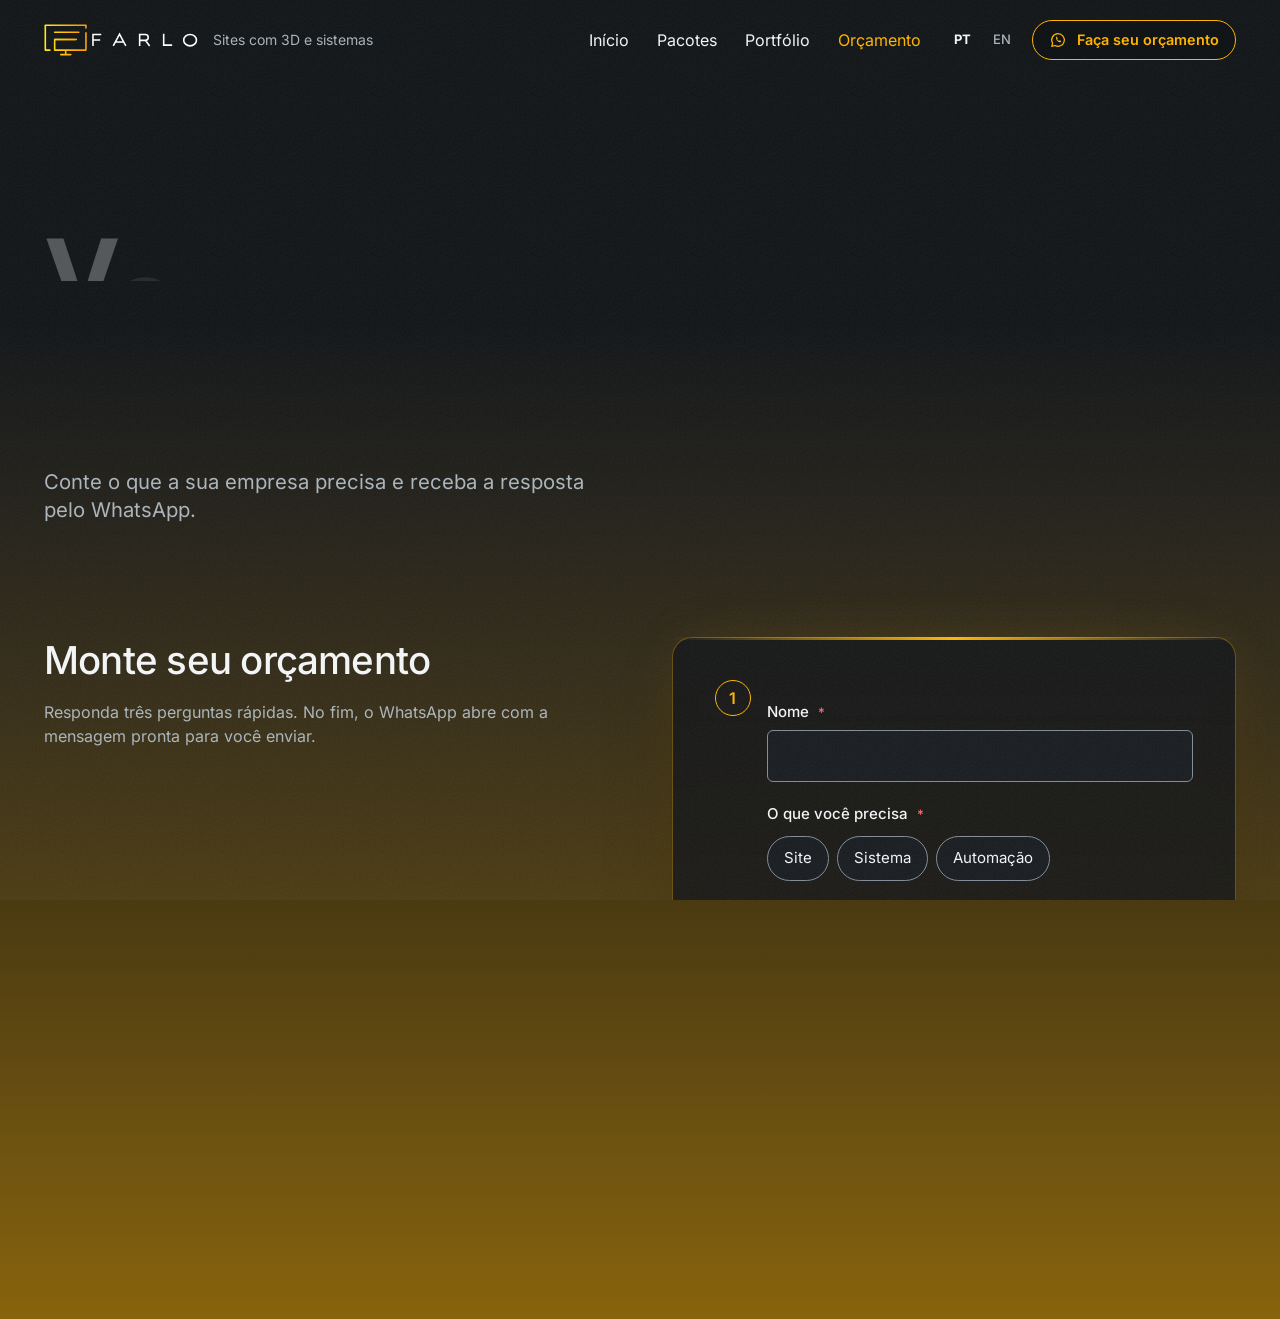
<file: contato.html>
<!doctype html>
<html lang="pt-BR">
<head>
<meta charset="utf-8">
<meta http-equiv="Content-Security-Policy" content="default-src 'self'; script-src 'self'; style-src 'self'; img-src 'self' data: blob:; font-src 'self'; media-src 'self'; connect-src 'self' blob:; worker-src 'self' blob:; object-src 'none'; base-uri 'self'; form-action 'self'">
<meta name="referrer" content="strict-origin-when-cross-origin">
<meta name="viewport" content="width=device-width, initial-scale=1">
<title>Contato | FARLO</title>
<meta name="description" content="Fale com a FARLO pelo WhatsApp (62) 99261-7854 ou pelo e-mail contato@farlo.online e conte o que a sua empresa faz.">

<meta name="theme-color" content="#101316">
<meta name="color-scheme" content="dark">
<link rel="canonical" href="https://farlo.online/contato.html">
<link rel="alternate" hreflang="pt-BR" href="https://farlo.online/contato.html">
<link rel="alternate" hreflang="en" href="https://farlo.online/en/contact.html">
<link rel="alternate" hreflang="x-default" href="https://farlo.online/contato.html">
<meta property="og:type" content="website">
<meta property="og:site_name" content="FARLO">
<meta property="og:title" content="Contato | FARLO">
<meta property="og:description" content="Fale com a FARLO pelo WhatsApp (62) 99261-7854 ou pelo e-mail contato@farlo.online e conte o que a sua empresa faz.">
<meta property="og:url" content="https://farlo.online/contato.html">
<meta property="og:locale" content="pt_BR">
<meta property="og:image" content="https://farlo.online/assets/img/og/og-farlo.jpg">
<meta name="twitter:card" content="summary_large_image">
<link rel="icon" href="assets/img/logo/favicon-64.png" type="image/png" sizes="64x64"><link rel="apple-touch-icon" href="assets/img/logo/apple-touch-icon.png">
<script src="js/boot.js"></script>
<link rel="stylesheet" href="css/tokens.css">
<link rel="stylesheet" href="css/main.css">
<link rel="stylesheet" href="css/fx.css">
<script defer src="js/layout.js"></script>
<script defer src="js/content.js"></script>
<script defer src="js/vendor/gsap.min.js"></script>
<script defer src="js/vendor/ScrollTrigger.min.js"></script>
<script defer src="js/vendor/SplitText.min.js"></script>
<script defer src="js/vendor/ScrollSmoother.min.js"></script>
<script defer src="js/fx/fx.js"></script>
<script defer src="js/fx/loader.js"></script>
<script defer src="js/fx/transition.js"></script>
<script defer src="js/fx/smooth.js"></script>
<script defer src="js/fx/menu.js"></script>
<script defer src="js/fx/cursor.js"></script>
<script defer src="js/fx/magnetic.js"></script>
<script defer src="js/fx/reveal.js"></script>
<script defer src="js/fx/progress.js"></script>
<script defer src="js/fx/split.js"></script>
<script defer src="js/fx/orcamento-fx.js"></script>
<script defer src="js/main.js"></script>
<script defer src="js/orcamento.js"></script>
<script type="application/ld+json">{"@context":"https://schema.org","@type":"ContactPage","name":"Contato | FARLO","description":"Fale com a FARLO pelo WhatsApp (62) 99261-7854 ou pelo e-mail contato@farlo.online e conte o que a sua empresa faz.","inLanguage":"pt-BR","about":{"@type":"ProfessionalService","name":"FARLO","url":"https://farlo.online/","email":"contato@farlo.online","telephone":"+55-62-99261-7854","image":"https://farlo.online/assets/img/og/og-farlo.jpg","sameAs":["https://www.instagram.com/matheus.farlo/"]}}</script>
</head>
<body data-page="contact" data-lang="pt" data-root="">
<a class="skip-link" href="#main" data-i18n="skip">Pular para o conteúdo</a>
<div class="loader" role="progressbar" aria-label="FARLO" aria-valuemin="0" aria-valuemax="100" aria-valuenow="0"><span class="loader__mark">FARLO</span><span class="loader__count" data-loader-count>000</span></div>
<header class="site-header fade-in-on-ready" id="site-header">
  <div class="site-header__inner">
    <a class="brand" href="index.html" aria-label="FARLO, ir para o início" data-i18n-attr="aria-label:brand.home"><img class="brand__logo" src="assets/img/logo/farlo-logo.svg" width="154" height="32" alt=""><span class="brand__tag" data-i18n="brand.tag">Sites com 3D e sistemas</span></a>
    <nav class="site-nav" aria-label="Principal" data-i18n-attr="aria-label:nav.aria"><ul class="site-nav__list"><li><a class="roll" href="index.html" data-i18n="nav.home"><span class="roll__a">Início</span><span class="roll__b" aria-hidden="true">Início</span></a></li><li><a class="roll" href="pacotes.html" data-i18n="nav.packages"><span class="roll__a">Pacotes</span><span class="roll__b" aria-hidden="true">Pacotes</span></a></li><li><a class="roll" href="portfolio.html" data-i18n="nav.work"><span class="roll__a">Portfólio</span><span class="roll__b" aria-hidden="true">Portfólio</span></a></li><li><a class="roll" href="contato.html" data-i18n="nav.contact" aria-current="page"><span class="roll__a">Orçamento</span><span class="roll__b" aria-hidden="true">Orçamento</span></a></li></ul></nav>
    <div class="site-header__tools">
      <div class="lang" role="group" aria-label="Idioma" data-i18n-attr="aria-label:lang.aria"><a class="lang__link" lang="pt-BR" hreflang="pt-BR" href="contato.html" data-lang-switch="pt" aria-label="Português" aria-current="true">PT</a><a class="lang__link" lang="en" hreflang="en" href="en/contact.html" data-lang-switch="en" aria-label="English">EN</a></div>
      <a class="btn btn--wa btn--sm btn--header" href="contato.html#form-title" aria-label="Faça seu orçamento" data-i18n-attr="aria-label:cta.quote"><svg class="icon" viewBox="0 0 24 24" aria-hidden="true" focusable="false"><path d="M12 3.6a8.4 8.4 0 0 0-7.2 12.7L3.7 20.4l4.2-1.1A8.4 8.4 0 1 0 12 3.6Z" fill="none" stroke="currentColor" stroke-width="1.6" stroke-linejoin="round"/><path d="M9.2 8.2c.2-.4.5-.4.7-.4h.5c.2 0 .4.1.5.4l.6 1.5c.1.2 0 .5-.1.6l-.5.6c.4.9 1.3 1.8 2.2 2.2l.6-.5c.2-.1.4-.2.6-.1l1.5.6c.3.1.4.3.4.5v.5c0 .2 0 .5-.4.7-.5.3-1.2.4-1.9.2-2.1-.6-3.8-2.3-4.4-4.4-.2-.7-.1-1.4.2-1.9Z" fill="currentColor"/></svg><span class="btn__text" data-i18n="cta.quote">Faça seu orçamento</span></a>
      <button class="menu-btn" type="button" aria-expanded="false" aria-controls="menu" data-menu-toggle><span class="menu-btn__open" data-i18n="nav.menu">Menu</span><span class="menu-btn__close" data-i18n="nav.close">Fechar</span></button>
    </div>
  </div>
</header>
<div class="menu" id="menu" role="dialog" aria-modal="true" aria-label="Menu de navegação" data-i18n-attr="aria-label:nav.panel" hidden>
  <nav class="menu__nav" aria-label="Principal" data-i18n-attr="aria-label:nav.aria"><ul class="menu__list"><li><a href="index.html" data-i18n="nav.home">Início</a></li><li><a href="pacotes.html" data-i18n="nav.packages">Pacotes</a></li><li><a href="portfolio.html" data-i18n="nav.work">Portfólio</a></li><li><a href="contato.html" data-i18n="nav.contact" aria-current="page">Orçamento</a></li></ul></nav>
  <div class="menu__foot"><div class="lang" role="group" aria-label="Idioma" data-i18n-attr="aria-label:lang.aria"><a class="lang__link" lang="pt-BR" hreflang="pt-BR" href="contato.html" data-lang-switch="pt" aria-label="Português" aria-current="true">PT</a><a class="lang__link" lang="en" hreflang="en" href="en/contact.html" data-lang-switch="en" aria-label="English">EN</a></div><a class="btn btn--wa" href="contato.html#form-title"><svg class="icon" viewBox="0 0 24 24" aria-hidden="true" focusable="false"><path d="M12 3.6a8.4 8.4 0 0 0-7.2 12.7L3.7 20.4l4.2-1.1A8.4 8.4 0 1 0 12 3.6Z" fill="none" stroke="currentColor" stroke-width="1.6" stroke-linejoin="round"/><path d="M9.2 8.2c.2-.4.5-.4.7-.4h.5c.2 0 .4.1.5.4l.6 1.5c.1.2 0 .5-.1.6l-.5.6c.4.9 1.3 1.8 2.2 2.2l.6-.5c.2-.1.4-.2.6-.1l1.5.6c.3.1.4.3.4.5v.5c0 .2 0 .5-.4.7-.5.3-1.2.4-1.9.2-2.1-.6-3.8-2.3-4.4-4.4-.2-.7-.1-1.4.2-1.9Z" fill="currentColor"/></svg><span class="btn__text" data-i18n="cta.quote">Faça seu orçamento</span></a></div>
</div>
<div id="smooth-wrapper" data-fx="smooth">
<div id="smooth-content">
<main id="main" tabindex="-1">
<section class="contact-hero" aria-labelledby="contact-title">
  <div class="container">
    <h1 class="display contact-hero__title" id="contact-title" data-fx="split" data-fx-type="lines,chars" data-fx-stagger=".03" data-i18n="contact.h1">Vamos conversar sobre o site da sua empresa</h1>
    <p class="t-lg contact-hero__lead" data-i18n="contact.lead">Conte o que a sua empresa precisa e receba a resposta pelo WhatsApp.</p>
  </div>
</section>

<section class="section contact-form js-only" aria-labelledby="form-title">
  <div class="container contact-form__grid">
    <div><h2 class="t-2xl" id="form-title">Monte seu orçamento</h2><p class="muted">Responda três perguntas rápidas. No fim, o WhatsApp abre com a mensagem pronta para você enviar.</p></div>
    <form class="orc" novalidate data-orcamento>
      <fieldset class="orc__step" data-step="1">
        <legend class="orc__num"><span aria-hidden="true">1</span></legend>
        <div class="field"><label for="o-name">Nome <span class="orc__req" aria-hidden="true">*</span></label><input id="o-name" name="name" type="text" autocomplete="name" required aria-describedby="oe-name"><p class="field__err" id="oe-name" hidden></p></div>
        <fieldset class="orc__group" aria-describedby="oe-need"><legend>O que você precisa <span class="orc__req" aria-hidden="true">*</span></legend><ul class="orc__opts" role="list"><li><input type="checkbox" id="o-need-0" name="need" value="Site"><label for="o-need-0">Site</label></li><li><input type="checkbox" id="o-need-1" name="need" value="Sistema"><label for="o-need-1">Sistema</label></li><li><input type="checkbox" id="o-need-2" name="need" value="Automação"><label for="o-need-2">Automação</label></li></ul><p class="field__err" id="oe-need" hidden></p></fieldset>
      </fieldset>
      <fieldset class="orc__step" data-step="2" hidden>
        <legend class="orc__num"><span aria-hidden="true">2</span></legend>
        <div class="field"><label for="o-branch">Ramo da empresa <span class="orc__req" aria-hidden="true">*</span></label><input id="o-branch" name="branch" type="text" autocomplete="organization-title" placeholder="Ex.: loja de roupas, clínica, construtora" required aria-describedby="oe-branch"><p class="field__err" id="oe-branch" hidden></p></div>
      </fieldset>
      <fieldset class="orc__step" data-step="3" hidden>
        <legend class="orc__num"><span aria-hidden="true">3</span></legend>
        <fieldset class="orc__group" aria-describedby="oe-found"><legend>Como encontrou a FARLO <span class="orc__req" aria-hidden="true">*</span></legend><ul class="orc__opts" role="list"><li><input type="radio" id="o-found-instagram" name="found" value="instagram"><label for="o-found-instagram">Anúncio no Instagram</label></li><li><input type="radio" id="o-found-recomendacao" name="found" value="recomendacao"><label for="o-found-recomendacao">Recomendação</label></li><li><input type="radio" id="o-found-google" name="found" value="google"><label for="o-found-google">Pesquisa no Google</label></li><li><input type="radio" id="o-found-site" name="found" value="site"><label for="o-found-site">Vi um site feito pela FARLO</label></li><li><input type="radio" id="o-found-outro" name="found" value="outro"><label for="o-found-outro">Outro</label></li></ul>
          <input id="o-found-other" class="orc__other" name="found_other" type="text" placeholder="Conte como foi (opcional)" aria-label="Conte como foi (opcional)" hidden><p class="field__err" id="oe-found" hidden></p></fieldset>
      </fieldset>
      <p class="orc__falta" data-orc-falta role="status" aria-live="polite" hidden></p>
      <div class="orc__send" hidden>
        <button class="btn btn--wa btn--lg" type="submit" data-orc-send aria-label="Enviar o orçamento pelo WhatsApp (abre em nova aba)"><svg class="icon" viewBox="0 0 24 24" aria-hidden="true" focusable="false"><path d="M12 3.6a8.4 8.4 0 0 0-7.2 12.7L3.7 20.4l4.2-1.1A8.4 8.4 0 1 0 12 3.6Z" fill="none" stroke="currentColor" stroke-width="1.6" stroke-linejoin="round"/><path d="M9.2 8.2c.2-.4.5-.4.7-.4h.5c.2 0 .4.1.5.4l.6 1.5c.1.2 0 .5-.1.6l-.5.6c.4.9 1.3 1.8 2.2 2.2l.6-.5c.2-.1.4-.2.6-.1l1.5.6c.3.1.4.3.4.5v.5c0 .2 0 .5-.4.7-.5.3-1.2.4-1.9.2-2.1-.6-3.8-2.3-4.4-4.4-.2-.7-.1-1.4.2-1.9Z" fill="currentColor"/></svg><span class="btn__text">Enviar pelo WhatsApp</span></button>
        <p class="muted orc__note">Nada é enviado pelo site: a mensagem abre no seu WhatsApp e você confere antes de mandar.</p>
      </div>
    </form>
  </div>
</section>

</main>
<footer class="site-footer">
  <div class="container site-footer__grid">
    <div><p class="site-footer__mark">FARLO</p><p class="site-footer__made"><span data-i18n="footer.made">Construído com método pela FARLO</span> · 2026</p></div>
    <nav aria-label="Rodapé" data-i18n-attr="aria-label:footer.nav"><ul class="site-footer__list"><li><a href="index.html" data-i18n="nav.home">Início</a></li><li><a href="pacotes.html" data-i18n="nav.packages">Pacotes</a></li><li><a href="portfolio.html" data-i18n="nav.work">Portfólio</a></li><li><a href="contato.html" data-i18n="nav.contact">Orçamento</a></li></ul></nav>
    <div><p class="overline" data-i18n="footer.contacts">Contatos</p><ul class="site-footer__list">
      <li><a href="contato.html#form-title">WhatsApp</a></li>
      <li><a href="https://www.instagram.com/matheus.farlo/" target="_blank" rel="noopener noreferrer">Instagram</a></li>
      <li><a href="mailto:contato@farlo.online">E-mail</a></li>
      </ul></div>
    <div class="lang lang--footer" role="group" aria-label="Idioma" data-i18n-attr="aria-label:lang.aria"><a class="lang__link" lang="pt-BR" hreflang="pt-BR" href="contato.html" data-lang-switch="pt" aria-label="Português" aria-current="true">PT</a><a class="lang__link" lang="en" hreflang="en" href="en/contact.html" data-lang-switch="en" aria-label="English">EN</a></div>
  </div>
</footer>
</div>
</div>
<div class="cursor" aria-hidden="true"></div>
</body>
</html>
</file>
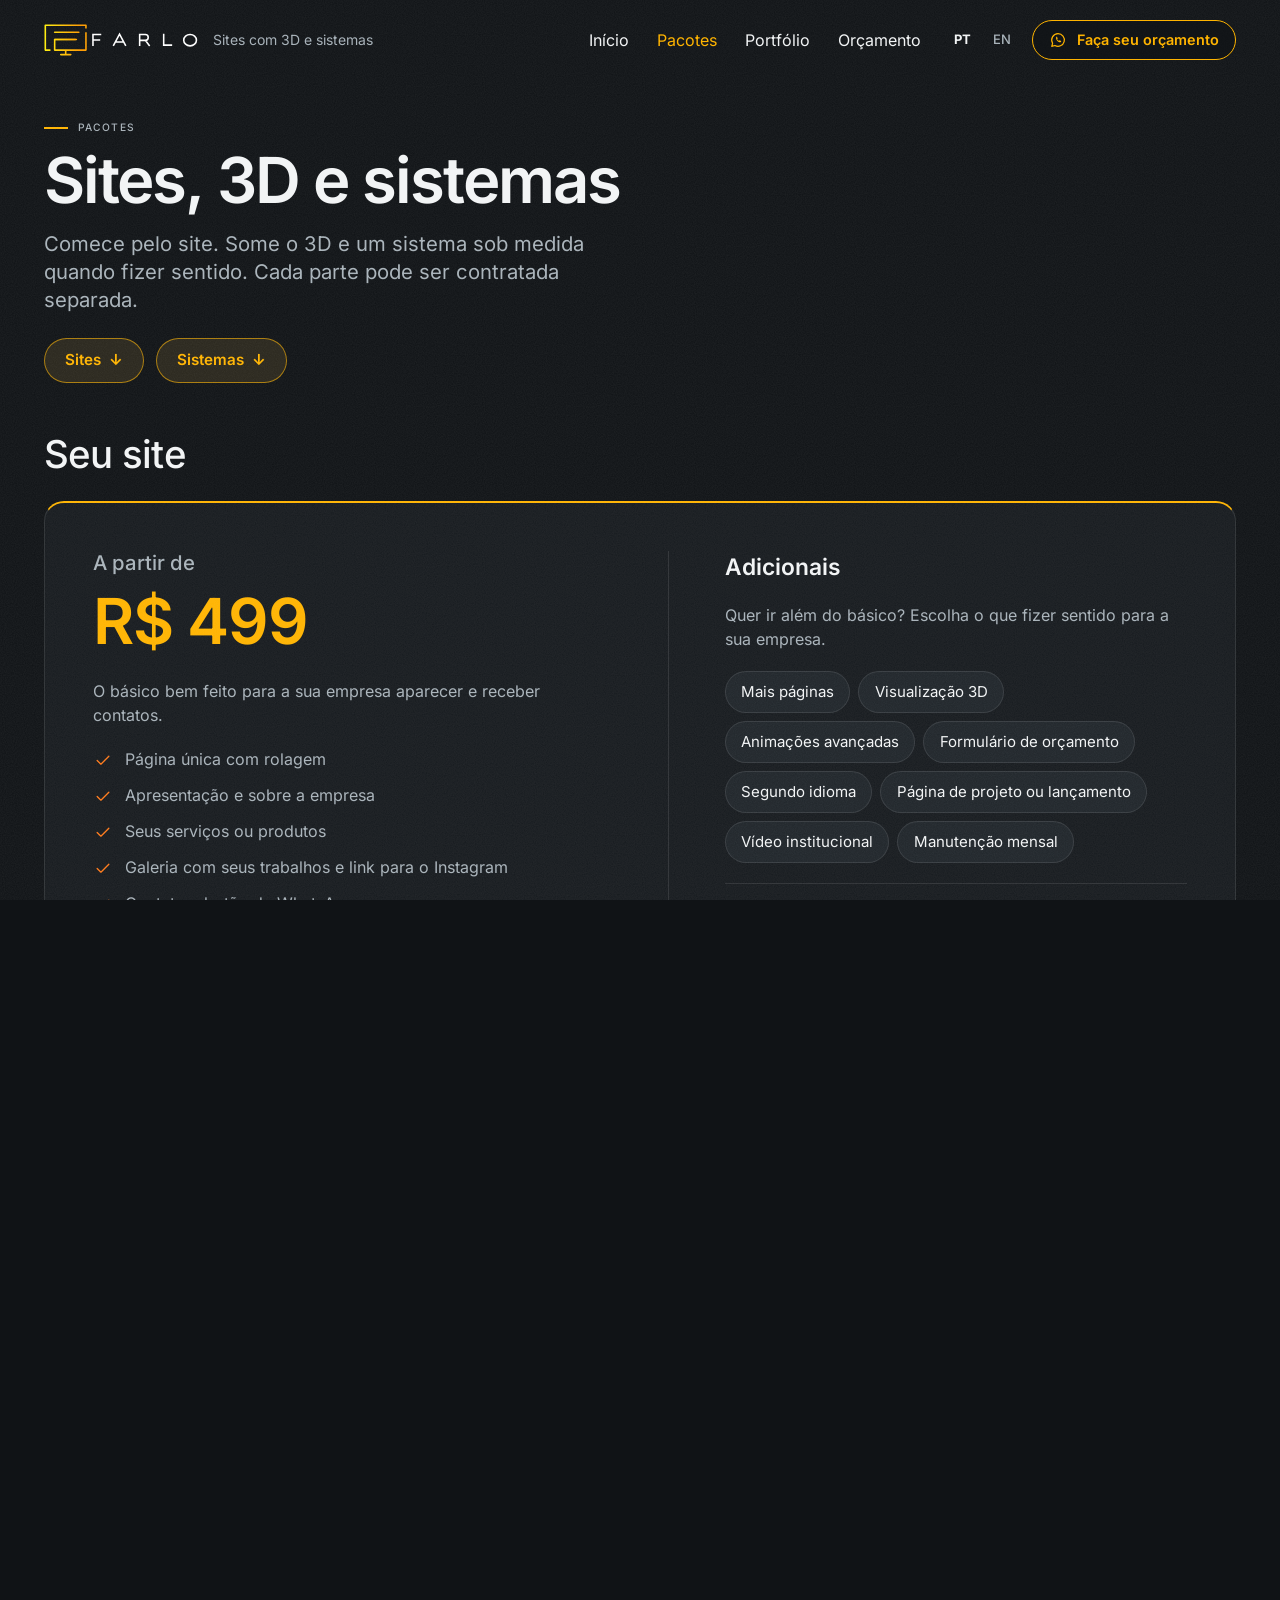
<file: pacotes.html>
<!doctype html>
<html lang="pt-BR">
<head>
<meta charset="utf-8">
<meta http-equiv="Content-Security-Policy" content="default-src 'self'; script-src 'self'; style-src 'self'; img-src 'self' data: blob:; font-src 'self'; media-src 'self'; connect-src 'self' blob:; worker-src 'self' blob:; object-src 'none'; base-uri 'self'; form-action 'self'">
<meta name="referrer" content="strict-origin-when-cross-origin">
<meta name="viewport" content="width=device-width, initial-scale=1">
<title>Pacotes e preços | FARLO</title>
<meta name="description" content="Sites a partir de R$ 499, visualização 3D e sistemas sob medida. Veja o que o site básico inclui, os adicionais e como funciona o combinado.">

<meta name="theme-color" content="#101316">
<meta name="color-scheme" content="dark">
<link rel="canonical" href="https://farlo.online/pacotes.html">
<link rel="alternate" hreflang="pt-BR" href="https://farlo.online/pacotes.html">
<link rel="alternate" hreflang="en" href="https://farlo.online/en/packages.html">
<link rel="alternate" hreflang="x-default" href="https://farlo.online/pacotes.html">
<meta property="og:type" content="website">
<meta property="og:site_name" content="FARLO">
<meta property="og:title" content="Pacotes e preços | FARLO">
<meta property="og:description" content="Sites a partir de R$ 499, visualização 3D e sistemas sob medida. Veja o que o site básico inclui, os adicionais e como funciona o combinado.">
<meta property="og:url" content="https://farlo.online/pacotes.html">
<meta property="og:locale" content="pt_BR">
<meta property="og:image" content="https://farlo.online/assets/img/og/og-farlo.jpg">
<meta name="twitter:card" content="summary_large_image">
<link rel="icon" href="assets/img/logo/favicon-64.png" type="image/png" sizes="64x64"><link rel="apple-touch-icon" href="assets/img/logo/apple-touch-icon.png">
<script src="js/boot.js"></script>
<link rel="stylesheet" href="css/tokens.css">
<link rel="stylesheet" href="css/main.css">
<link rel="stylesheet" href="css/fx.css">
<script defer src="js/layout.js"></script>
<script defer src="js/content.js"></script>
<script defer src="js/vendor/gsap.min.js"></script>
<script defer src="js/vendor/ScrollTrigger.min.js"></script>
<script defer src="js/vendor/ScrollSmoother.min.js"></script>
<script defer src="js/fx/fx.js"></script>
<script defer src="js/fx/loader.js"></script>
<script defer src="js/fx/transition.js"></script>
<script defer src="js/fx/smooth.js"></script>
<script defer src="js/fx/menu.js"></script>
<script defer src="js/fx/cursor.js"></script>
<script defer src="js/fx/magnetic.js"></script>
<script defer src="js/fx/reveal.js"></script>
<script defer src="js/fx/progress.js"></script>
<script defer src="js/main.js"></script>
<script type="application/ld+json">{"@context":"https://schema.org","@type":"WebPage","name":"Pacotes e preços | FARLO","description":"Sites a partir de R$ 499, visualização 3D e sistemas sob medida. Veja o que o site básico inclui, os adicionais e como funciona o combinado.","inLanguage":"pt-BR","about":{"@type":"ProfessionalService","name":"FARLO","url":"https://farlo.online/","email":"contato@farlo.online","telephone":"+55-62-99261-7854","image":"https://farlo.online/assets/img/og/og-farlo.jpg","sameAs":["https://www.instagram.com/matheus.farlo/"]}}</script>
</head>
<body data-page="packages" data-lang="pt" data-root="">
<a class="skip-link" href="#main" data-i18n="skip">Pular para o conteúdo</a>
<div class="loader" role="progressbar" aria-label="FARLO" aria-valuemin="0" aria-valuemax="100" aria-valuenow="0"><span class="loader__mark">FARLO</span><span class="loader__count" data-loader-count>000</span></div>
<header class="site-header fade-in-on-ready" id="site-header">
  <div class="site-header__inner">
    <a class="brand" href="index.html" aria-label="FARLO, ir para o início" data-i18n-attr="aria-label:brand.home"><img class="brand__logo" src="assets/img/logo/farlo-logo.svg" width="154" height="32" alt=""><span class="brand__tag" data-i18n="brand.tag">Sites com 3D e sistemas</span></a>
    <nav class="site-nav" aria-label="Principal" data-i18n-attr="aria-label:nav.aria"><ul class="site-nav__list"><li><a class="roll" href="index.html" data-i18n="nav.home"><span class="roll__a">Início</span><span class="roll__b" aria-hidden="true">Início</span></a></li><li><a class="roll" href="pacotes.html" data-i18n="nav.packages" aria-current="page"><span class="roll__a">Pacotes</span><span class="roll__b" aria-hidden="true">Pacotes</span></a></li><li><a class="roll" href="portfolio.html" data-i18n="nav.work"><span class="roll__a">Portfólio</span><span class="roll__b" aria-hidden="true">Portfólio</span></a></li><li><a class="roll" href="contato.html" data-i18n="nav.contact"><span class="roll__a">Orçamento</span><span class="roll__b" aria-hidden="true">Orçamento</span></a></li></ul></nav>
    <div class="site-header__tools">
      <div class="lang" role="group" aria-label="Idioma" data-i18n-attr="aria-label:lang.aria"><a class="lang__link" lang="pt-BR" hreflang="pt-BR" href="pacotes.html" data-lang-switch="pt" aria-label="Português" aria-current="true">PT</a><a class="lang__link" lang="en" hreflang="en" href="en/packages.html" data-lang-switch="en" aria-label="English">EN</a></div>
      <a class="btn btn--wa btn--sm btn--header" href="contato.html#form-title" aria-label="Faça seu orçamento" data-i18n-attr="aria-label:cta.quote"><svg class="icon" viewBox="0 0 24 24" aria-hidden="true" focusable="false"><path d="M12 3.6a8.4 8.4 0 0 0-7.2 12.7L3.7 20.4l4.2-1.1A8.4 8.4 0 1 0 12 3.6Z" fill="none" stroke="currentColor" stroke-width="1.6" stroke-linejoin="round"/><path d="M9.2 8.2c.2-.4.5-.4.7-.4h.5c.2 0 .4.1.5.4l.6 1.5c.1.2 0 .5-.1.6l-.5.6c.4.9 1.3 1.8 2.2 2.2l.6-.5c.2-.1.4-.2.6-.1l1.5.6c.3.1.4.3.4.5v.5c0 .2 0 .5-.4.7-.5.3-1.2.4-1.9.2-2.1-.6-3.8-2.3-4.4-4.4-.2-.7-.1-1.4.2-1.9Z" fill="currentColor"/></svg><span class="btn__text" data-i18n="cta.quote">Faça seu orçamento</span></a>
      <button class="menu-btn" type="button" aria-expanded="false" aria-controls="menu" data-menu-toggle><span class="menu-btn__open" data-i18n="nav.menu">Menu</span><span class="menu-btn__close" data-i18n="nav.close">Fechar</span></button>
    </div>
  </div>
</header>
<div class="menu" id="menu" role="dialog" aria-modal="true" aria-label="Menu de navegação" data-i18n-attr="aria-label:nav.panel" hidden>
  <nav class="menu__nav" aria-label="Principal" data-i18n-attr="aria-label:nav.aria"><ul class="menu__list"><li><a href="index.html" data-i18n="nav.home">Início</a></li><li><a href="pacotes.html" data-i18n="nav.packages" aria-current="page">Pacotes</a></li><li><a href="portfolio.html" data-i18n="nav.work">Portfólio</a></li><li><a href="contato.html" data-i18n="nav.contact">Orçamento</a></li></ul></nav>
  <div class="menu__foot"><div class="lang" role="group" aria-label="Idioma" data-i18n-attr="aria-label:lang.aria"><a class="lang__link" lang="pt-BR" hreflang="pt-BR" href="pacotes.html" data-lang-switch="pt" aria-label="Português" aria-current="true">PT</a><a class="lang__link" lang="en" hreflang="en" href="en/packages.html" data-lang-switch="en" aria-label="English">EN</a></div><a class="btn btn--wa" href="contato.html#form-title"><svg class="icon" viewBox="0 0 24 24" aria-hidden="true" focusable="false"><path d="M12 3.6a8.4 8.4 0 0 0-7.2 12.7L3.7 20.4l4.2-1.1A8.4 8.4 0 1 0 12 3.6Z" fill="none" stroke="currentColor" stroke-width="1.6" stroke-linejoin="round"/><path d="M9.2 8.2c.2-.4.5-.4.7-.4h.5c.2 0 .4.1.5.4l.6 1.5c.1.2 0 .5-.1.6l-.5.6c.4.9 1.3 1.8 2.2 2.2l.6-.5c.2-.1.4-.2.6-.1l1.5.6c.3.1.4.3.4.5v.5c0 .2 0 .5-.4.7-.5.3-1.2.4-1.9.2-2.1-.6-3.8-2.3-4.4-4.4-.2-.7-.1-1.4.2-1.9Z" fill="currentColor"/></svg><span class="btn__text" data-i18n="cta.quote">Faça seu orçamento</span></a></div>
</div>
<div id="smooth-wrapper" data-fx="smooth">
<div id="smooth-content">
<main id="main" tabindex="-1">
<section class="work-intro" aria-labelledby="packages-title">
  <div class="container">
    <p class="overline" data-i18n="nav.packages">Pacotes</p>
    <h1 class="t-3xl work-intro__title" id="packages-title" data-i18n="packages.h1">Sites, 3D e sistemas</h1>
    <p class="t-lg work-intro__sub" data-i18n="packages.sub">Comece pelo site. Some o 3D e um sistema sob medida quando fizer sentido. Cada parte pode ser contratada separada.</p>
    <nav class="page-nav" aria-label="Nesta página" data-i18n-attr="aria-label:packages.nav.aria"><a class="chip3d" href="#sites" data-i18n="packages.nav.sites">Sites</a><a class="chip3d" href="#sistemas" data-i18n="packages.nav.auto">Sistemas</a></nav>
  </div>
</section>

<section class="section packs-page" id="sites" aria-labelledby="sites-title">
  <div class="container">
    <h2 class="t-2xl" id="sites-title" data-i18n="packages.sites.title">Seu site</h2>
    <div class="panel offer" data-fx="reveal">
      <div class="offer__main">
        <h3 class="offer__title" data-i18n="offer.title">A partir de</h3>
        <p class="price offer__price"><span class="price__v" data-i18n="offer.price">R$ 499</span></p>
        <p class="muted offer__lead" data-i18n="offer.lead">O básico bem feito para a sua empresa aparecer e receber contatos.</p>
        <ul class="ticks" role="list"><li><svg class="icon" viewBox="0 0 24 24" aria-hidden="true" focusable="false"><path d="M5 12.5l4.5 4.5L19 7.5" fill="none" stroke="currentColor" stroke-width="1.6" stroke-linecap="round" stroke-linejoin="round"/></svg><span data-i18n="offer.f1">Página única com rolagem</span></li><li><svg class="icon" viewBox="0 0 24 24" aria-hidden="true" focusable="false"><path d="M5 12.5l4.5 4.5L19 7.5" fill="none" stroke="currentColor" stroke-width="1.6" stroke-linecap="round" stroke-linejoin="round"/></svg><span data-i18n="offer.f2">Apresentação e sobre a empresa</span></li><li><svg class="icon" viewBox="0 0 24 24" aria-hidden="true" focusable="false"><path d="M5 12.5l4.5 4.5L19 7.5" fill="none" stroke="currentColor" stroke-width="1.6" stroke-linecap="round" stroke-linejoin="round"/></svg><span data-i18n="offer.f3">Seus serviços ou produtos</span></li><li><svg class="icon" viewBox="0 0 24 24" aria-hidden="true" focusable="false"><path d="M5 12.5l4.5 4.5L19 7.5" fill="none" stroke="currentColor" stroke-width="1.6" stroke-linecap="round" stroke-linejoin="round"/></svg><span data-i18n="offer.f4">Galeria com seus trabalhos e link para o Instagram</span></li><li><svg class="icon" viewBox="0 0 24 24" aria-hidden="true" focusable="false"><path d="M5 12.5l4.5 4.5L19 7.5" fill="none" stroke="currentColor" stroke-width="1.6" stroke-linecap="round" stroke-linejoin="round"/></svg><span data-i18n="offer.f5">Contato e botão de WhatsApp</span></li><li><svg class="icon" viewBox="0 0 24 24" aria-hidden="true" focusable="false"><path d="M5 12.5l4.5 4.5L19 7.5" fill="none" stroke="currentColor" stroke-width="1.6" stroke-linecap="round" stroke-linejoin="round"/></svg><span data-i18n="offer.f6">Funciona no celular e no computador</span></li></ul>
      </div>
      <div class="offer__extras">
        <h3 class="offer__extras-title" data-i18n="offer.extras.title">Adicionais</h3>
        <p class="muted" data-i18n="offer.extras.text">Quer ir além do básico? Escolha o que fizer sentido para a sua empresa.</p>
        <ul class="offer__chips" role="list"><li data-i18n="offer.x1">Mais páginas</li><li data-i18n="offer.x2">Visualização 3D</li><li data-i18n="offer.x3">Animações avançadas</li><li data-i18n="offer.x4">Formulário de orçamento</li><li data-i18n="offer.x5">Segundo idioma</li><li data-i18n="offer.x6">Página de projeto ou lançamento</li><li data-i18n="offer.x7">Vídeo institucional</li><li data-i18n="offer.x8">Manutenção mensal</li></ul>
        <p class="offer__note" data-i18n="offer.extras.note">Valores a combinar: o preço final varia conforme os adicionais escolhidos.</p>
        <a class="btn btn--wa btn--lg offer__cta" href="contato.html"><svg class="icon" viewBox="0 0 24 24" aria-hidden="true" focusable="false"><path d="M12 3.6a8.4 8.4 0 0 0-7.2 12.7L3.7 20.4l4.2-1.1A8.4 8.4 0 1 0 12 3.6Z" fill="none" stroke="currentColor" stroke-width="1.6" stroke-linejoin="round"/><path d="M9.2 8.2c.2-.4.5-.4.7-.4h.5c.2 0 .4.1.5.4l.6 1.5c.1.2 0 .5-.1.6l-.5.6c.4.9 1.3 1.8 2.2 2.2l.6-.5c.2-.1.4-.2.6-.1l1.5.6c.3.1.4.3.4.5v.5c0 .2 0 .5-.4.7-.5.3-1.2.4-1.9.2-2.1-.6-3.8-2.3-4.4-4.4-.2-.7-.1-1.4.2-1.9Z" fill="currentColor"/></svg><span class="btn__text" data-i18n="cta.quote">Faça seu orçamento</span></a>
      </div>
    </div>
  </div>
</section>

<section class="section automations" id="sistemas" aria-labelledby="auto-title">
  <div class="container">
    <p class="overline" data-i18n="sys.label">Sistemas</p>
    <h2 class="t-3xl" id="auto-title" data-fx="reveal" data-i18n="sys.title">Um sistema do jeito que a sua empresa trabalha</h2>
    <p class="t-lg auto__sub" data-i18n="sys.sub">Chega de planilha solta e anotação no papel. Clientes, pedidos, estoque e agenda num só lugar, no celular ou no computador.</p>
    <div class="panel crm" data-fx="reveal">
      <div class="crm__copy">
        <p class="price"><span class="chip chip--concept" data-i18n="crm.badge">Sob consulta</span></p>
        <h3 class="crm__title" data-i18n="sys.main.title">Sistema sob medida</h3>
        <p class="muted" data-i18n="sys.main.text">A gente entende a rotina da sua empresa e constrói um sistema para ela, com as telas e os cadastros que você realmente usa. Cada pessoa da equipe entra com o próprio login e vê o que precisa.</p>
        <ol class="crm__flow" aria-hidden="true"><li data-i18n="sys.flow.1">Conversa</li><li data-i18n="sys.flow.2">Desenho das telas</li><li data-i18n="sys.flow.3">Construção</li><li data-i18n="sys.flow.4">Sistema no ar</li></ol>
      </div>
      <ul class="ticks" role="list"><li><svg class="icon" viewBox="0 0 24 24" aria-hidden="true" focusable="false"><path d="M5 12.5l4.5 4.5L19 7.5" fill="none" stroke="currentColor" stroke-width="1.6" stroke-linecap="round" stroke-linejoin="round"/></svg><span data-i18n="sys.f1">Cadastro de clientes, produtos e serviços</span></li><li><svg class="icon" viewBox="0 0 24 24" aria-hidden="true" focusable="false"><path d="M5 12.5l4.5 4.5L19 7.5" fill="none" stroke="currentColor" stroke-width="1.6" stroke-linecap="round" stroke-linejoin="round"/></svg><span data-i18n="sys.f2">Controle de pedidos, estoque ou agenda</span></li><li><svg class="icon" viewBox="0 0 24 24" aria-hidden="true" focusable="false"><path d="M5 12.5l4.5 4.5L19 7.5" fill="none" stroke="currentColor" stroke-width="1.6" stroke-linecap="round" stroke-linejoin="round"/></svg><span data-i18n="sys.f3">Acesso com login para a equipe</span></li><li><svg class="icon" viewBox="0 0 24 24" aria-hidden="true" focusable="false"><path d="M5 12.5l4.5 4.5L19 7.5" fill="none" stroke="currentColor" stroke-width="1.6" stroke-linecap="round" stroke-linejoin="round"/></svg><span data-i18n="sys.f4">Painel com os números do negócio</span></li><li><svg class="icon" viewBox="0 0 24 24" aria-hidden="true" focusable="false"><path d="M5 12.5l4.5 4.5L19 7.5" fill="none" stroke="currentColor" stroke-width="1.6" stroke-linecap="round" stroke-linejoin="round"/></svg><span data-i18n="sys.f5">Funciona no celular e no computador</span></li></ul>
    </div>
    <h3 class="t-2xl auto__small-title" data-i18n="sys.ex.title">Exemplos do que dá para fazer</h3>
    <p class="muted auto__small-text" data-i18n="sys.ex.text">Cada sistema é pensado para um negócio. Estes são alguns pontos de partida.</p>
    <ul class="services__list" role="list" data-fx="reveal-batch" data-fx-stagger=".08">
      <li class="service"><h4 class="service__title" data-i18n="sys.1.title">CRM e funil de vendas</h4><p class="muted" data-i18n="sys.1.text">Cada contato vira um card, do primeiro “oi” ao fechamento, com lembrete de retorno.</p></li>
      <li class="service"><h4 class="service__title" data-i18n="sys.2.title">Controle de estoque</h4><p class="muted" data-i18n="sys.2.text">Entradas, saídas e aviso quando um item está acabando.</p></li>
      <li class="service"><h4 class="service__title" data-i18n="sys.3.title">Agenda e reservas</h4><p class="muted" data-i18n="sys.3.text">Horários, profissionais e confirmação para o cliente.</p></li>
      <li class="service"><h4 class="service__title" data-i18n="sys.4.title">Pedidos e orçamentos</h4><p class="muted" data-i18n="sys.4.text">Do pedido à entrega, com o andamento de cada um.</p></li>
      <li class="service"><h4 class="service__title" data-i18n="sys.5.title">Financeiro</h4><p class="muted" data-i18n="sys.5.text">Contas a pagar e a receber e o resumo do mês.</p></li>
      <li class="service"><h4 class="service__title" data-i18n="sys.6.title">Automações do dia a dia</h4><p class="muted" data-i18n="sys.6.text">Resposta automática no WhatsApp, avisos à equipe e relatórios sem montar à mão.</p></li>
    </ul>
    <p class="muted addons__note" data-i18n="sys.note">O escopo e o valor de cada sistema são combinados antes de começar.</p>
    <p class="sys__cta"><a class="btn btn--wa btn--lg" href="contato.html"><svg class="icon" viewBox="0 0 24 24" aria-hidden="true" focusable="false"><path d="M12 3.6a8.4 8.4 0 0 0-7.2 12.7L3.7 20.4l4.2-1.1A8.4 8.4 0 1 0 12 3.6Z" fill="none" stroke="currentColor" stroke-width="1.6" stroke-linejoin="round"/><path d="M9.2 8.2c.2-.4.5-.4.7-.4h.5c.2 0 .4.1.5.4l.6 1.5c.1.2 0 .5-.1.6l-.5.6c.4.9 1.3 1.8 2.2 2.2l.6-.5c.2-.1.4-.2.6-.1l1.5.6c.3.1.4.3.4.5v.5c0 .2 0 .5-.4.7-.5.3-1.2.4-1.9.2-2.1-.6-3.8-2.3-4.4-4.4-.2-.7-.1-1.4.2-1.9Z" fill="currentColor"/></svg><span class="btn__text" data-i18n="cta.quote">Faça seu orçamento</span></a></p>
  </div>
</section>

<section class="section rules" aria-labelledby="rules-title">
  <div class="container">
    <h2 class="t-2xl" id="rules-title" data-i18n="rules.title">Como funciona o combinado</h2>
    <ul class="ticks rules__list" role="list"><li><svg class="icon" viewBox="0 0 24 24" aria-hidden="true" focusable="false"><path d="M5 12.5l4.5 4.5L19 7.5" fill="none" stroke="currentColor" stroke-width="1.6" stroke-linecap="round" stroke-linejoin="round"/></svg><span data-i18n="rules.1">Pagamento: 50% no início e 50% na publicação.</span></li><li><svg class="icon" viewBox="0 0 24 24" aria-hidden="true" focusable="false"><path d="M5 12.5l4.5 4.5L19 7.5" fill="none" stroke="currentColor" stroke-width="1.6" stroke-linecap="round" stroke-linejoin="round"/></svg><span data-i18n="rules.2">O domínio fica no seu nome.</span></li><li><svg class="icon" viewBox="0 0 24 24" aria-hidden="true" focusable="false"><path d="M5 12.5l4.5 4.5L19 7.5" fill="none" stroke="currentColor" stroke-width="1.6" stroke-linecap="round" stroke-linejoin="round"/></svg><span data-i18n="rules.3">O prazo conta a partir do envio completo do seu material: fotos, textos e informações.</span></li><li><svg class="icon" viewBox="0 0 24 24" aria-hidden="true" focusable="false"><path d="M5 12.5l4.5 4.5L19 7.5" fill="none" stroke="currentColor" stroke-width="1.6" stroke-linecap="round" stroke-linejoin="round"/></svg><span data-i18n="rules.4">O site sai preparado para medição. A configuração fica com quem cuida do seu tráfego.</span></li><li><svg class="icon" viewBox="0 0 24 24" aria-hidden="true" focusable="false"><path d="M5 12.5l4.5 4.5L19 7.5" fill="none" stroke="currentColor" stroke-width="1.6" stroke-linecap="round" stroke-linejoin="round"/></svg><span data-i18n="rules.5">Sistemas: escopo e valor combinados antes de começar.</span></li></ul>
  </div>
</section>

<section class="section cta cta--work" id="cta" aria-labelledby="cta-title">
  <div class="container cta__inner">
    <h2 class="display cta__title" id="cta-title" data-fx="reveal" data-i18n="cta.title">Vamos colocar a sua empresa no ar?</h2>
    <div class="cta__actions"><a class="btn btn--wa btn--lg" href="contato.html#form-title"><svg class="icon" viewBox="0 0 24 24" aria-hidden="true" focusable="false"><path d="M12 3.6a8.4 8.4 0 0 0-7.2 12.7L3.7 20.4l4.2-1.1A8.4 8.4 0 1 0 12 3.6Z" fill="none" stroke="currentColor" stroke-width="1.6" stroke-linejoin="round"/><path d="M9.2 8.2c.2-.4.5-.4.7-.4h.5c.2 0 .4.1.5.4l.6 1.5c.1.2 0 .5-.1.6l-.5.6c.4.9 1.3 1.8 2.2 2.2l.6-.5c.2-.1.4-.2.6-.1l1.5.6c.3.1.4.3.4.5v.5c0 .2 0 .5-.4.7-.5.3-1.2.4-1.9.2-2.1-.6-3.8-2.3-4.4-4.4-.2-.7-.1-1.4.2-1.9Z" fill="currentColor"/></svg><span class="btn__text" data-i18n="cta.quote">Faça seu orçamento</span></a></div>
  </div>
</section>
</main>
<footer class="site-footer">
  <div class="container site-footer__grid">
    <div><p class="site-footer__mark">FARLO</p><p class="site-footer__made"><span data-i18n="footer.made">Construído com método pela FARLO</span> · 2026</p></div>
    <nav aria-label="Rodapé" data-i18n-attr="aria-label:footer.nav"><ul class="site-footer__list"><li><a href="index.html" data-i18n="nav.home">Início</a></li><li><a href="pacotes.html" data-i18n="nav.packages">Pacotes</a></li><li><a href="portfolio.html" data-i18n="nav.work">Portfólio</a></li><li><a href="contato.html" data-i18n="nav.contact">Orçamento</a></li></ul></nav>
    <div><p class="overline" data-i18n="footer.contacts">Contatos</p><ul class="site-footer__list">
      <li><a href="contato.html#form-title">WhatsApp</a></li>
      <li><a href="https://www.instagram.com/matheus.farlo/" target="_blank" rel="noopener noreferrer">Instagram</a></li>
      <li><a href="mailto:contato@farlo.online">E-mail</a></li>
      </ul></div>
    <div class="lang lang--footer" role="group" aria-label="Idioma" data-i18n-attr="aria-label:lang.aria"><a class="lang__link" lang="pt-BR" hreflang="pt-BR" href="pacotes.html" data-lang-switch="pt" aria-label="Português" aria-current="true">PT</a><a class="lang__link" lang="en" hreflang="en" href="en/packages.html" data-lang-switch="en" aria-label="English">EN</a></div>
  </div>
</footer>
</div>
</div>
<div class="cursor" aria-hidden="true"></div>
</body>
</html>
</file>
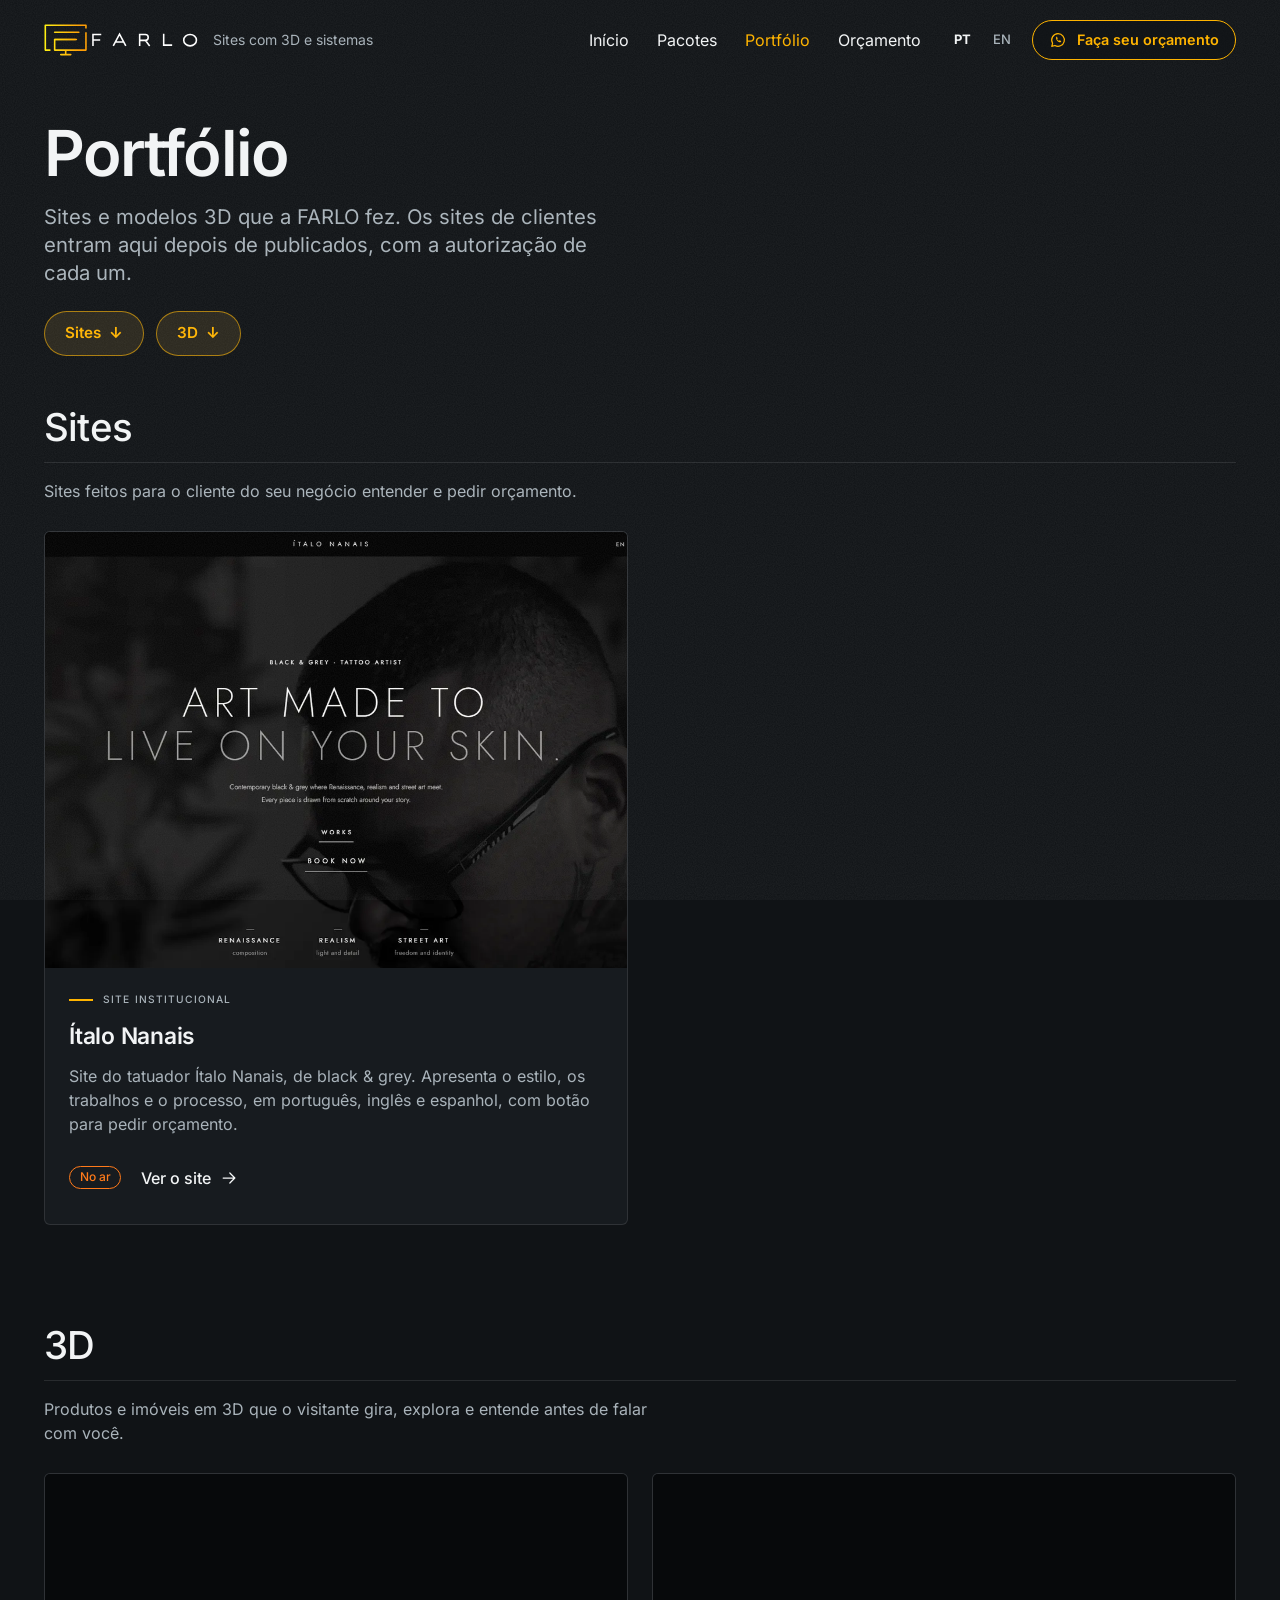
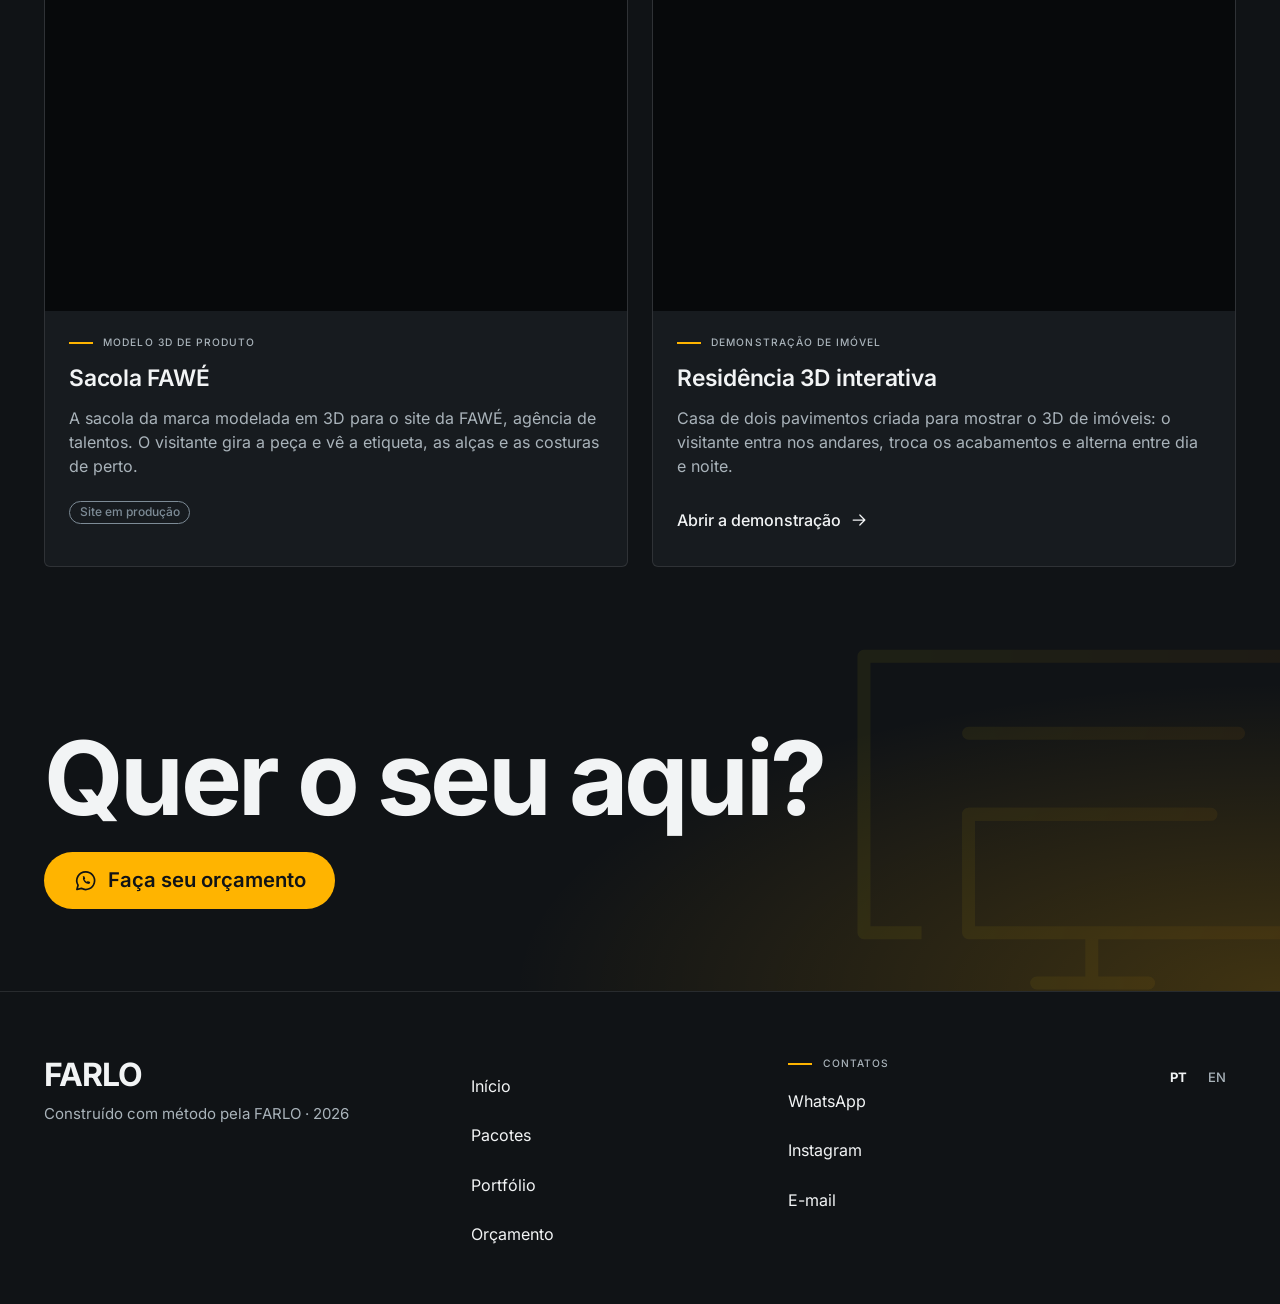
<file: portfolio.html>
<!doctype html>
<html lang="pt-BR">
<head>
<meta charset="utf-8">
<meta http-equiv="Content-Security-Policy" content="default-src 'self'; script-src 'self'; style-src 'self'; img-src 'self' data: blob:; font-src 'self'; media-src 'self'; connect-src 'self' blob:; worker-src 'self' blob:; object-src 'none'; base-uri 'self'; form-action 'self'">
<meta name="referrer" content="strict-origin-when-cross-origin">
<meta name="viewport" content="width=device-width, initial-scale=1">
<title>Portfólio: sites e 3D feitos pela FARLO</title>
<meta name="description" content="Veja sites e modelos 3D feitos pela FARLO: o site do tatuador Ítalo Nanais, a sacola da FAWÉ em 3D e uma residência interativa de demonstração.">
<meta name="robots" content="noindex">

<meta name="theme-color" content="#101316">
<meta name="color-scheme" content="dark">
<link rel="canonical" href="https://farlo.online/portfolio.html">
<link rel="alternate" hreflang="pt-BR" href="https://farlo.online/portfolio.html">
<link rel="alternate" hreflang="en" href="https://farlo.online/en/portfolio.html">
<link rel="alternate" hreflang="x-default" href="https://farlo.online/portfolio.html">
<meta property="og:type" content="website">
<meta property="og:site_name" content="FARLO">
<meta property="og:title" content="Portfólio: sites e 3D feitos pela FARLO">
<meta property="og:description" content="Veja sites e modelos 3D feitos pela FARLO: o site do tatuador Ítalo Nanais, a sacola da FAWÉ em 3D e uma residência interativa de demonstração.">
<meta property="og:url" content="https://farlo.online/portfolio.html">
<meta property="og:locale" content="pt_BR">
<meta property="og:image" content="https://farlo.online/assets/img/og/og-farlo.jpg">
<meta name="twitter:card" content="summary_large_image">
<link rel="icon" href="assets/img/logo/favicon-64.png" type="image/png" sizes="64x64"><link rel="apple-touch-icon" href="assets/img/logo/apple-touch-icon.png">
<script src="js/boot.js"></script>
<link rel="stylesheet" href="css/tokens.css">
<link rel="stylesheet" href="css/main.css">
<link rel="stylesheet" href="css/fx.css">
<script defer src="js/layout.js"></script>
<script defer src="js/content.js"></script>
<script defer src="js/vendor/gsap.min.js"></script>
<script defer src="js/vendor/ScrollTrigger.min.js"></script>
<script defer src="js/vendor/ScrollSmoother.min.js"></script>
<script defer src="js/fx/fx.js"></script>
<script defer src="js/fx/loader.js"></script>
<script defer src="js/fx/transition.js"></script>
<script defer src="js/fx/smooth.js"></script>
<script defer src="js/fx/menu.js"></script>
<script defer src="js/fx/cursor.js"></script>
<script defer src="js/fx/magnetic.js"></script>
<script defer src="js/fx/reveal.js"></script>
<script defer src="js/fx/progress.js"></script>
<script defer src="js/fx/parallax.js"></script>
<script defer src="js/main.js"></script>
<script type="application/ld+json">{"@context":"https://schema.org","@type":"CollectionPage","name":"Portfólio: sites e 3D feitos pela FARLO","description":"Veja sites e modelos 3D feitos pela FARLO: o site do tatuador Ítalo Nanais, a sacola da FAWÉ em 3D e uma residência interativa de demonstração.","inLanguage":"pt-BR","about":{"@type":"ProfessionalService","name":"FARLO","url":"https://farlo.online/","email":"contato@farlo.online","telephone":"+55-62-99261-7854","image":"https://farlo.online/assets/img/og/og-farlo.jpg","sameAs":["https://www.instagram.com/matheus.farlo/"]}}</script>
</head>
<body data-page="work" data-lang="pt" data-root="">
<a class="skip-link" href="#main" data-i18n="skip">Pular para o conteúdo</a>
<div class="loader" role="progressbar" aria-label="FARLO" aria-valuemin="0" aria-valuemax="100" aria-valuenow="0"><span class="loader__mark">FARLO</span><span class="loader__count" data-loader-count>000</span></div>
<header class="site-header fade-in-on-ready" id="site-header">
  <div class="site-header__inner">
    <a class="brand" href="index.html" aria-label="FARLO, ir para o início" data-i18n-attr="aria-label:brand.home"><img class="brand__logo" src="assets/img/logo/farlo-logo.svg" width="154" height="32" alt=""><span class="brand__tag" data-i18n="brand.tag">Sites com 3D e sistemas</span></a>
    <nav class="site-nav" aria-label="Principal" data-i18n-attr="aria-label:nav.aria"><ul class="site-nav__list"><li><a class="roll" href="index.html" data-i18n="nav.home"><span class="roll__a">Início</span><span class="roll__b" aria-hidden="true">Início</span></a></li><li><a class="roll" href="pacotes.html" data-i18n="nav.packages"><span class="roll__a">Pacotes</span><span class="roll__b" aria-hidden="true">Pacotes</span></a></li><li><a class="roll" href="portfolio.html" data-i18n="nav.work" aria-current="page"><span class="roll__a">Portfólio</span><span class="roll__b" aria-hidden="true">Portfólio</span></a></li><li><a class="roll" href="contato.html" data-i18n="nav.contact"><span class="roll__a">Orçamento</span><span class="roll__b" aria-hidden="true">Orçamento</span></a></li></ul></nav>
    <div class="site-header__tools">
      <div class="lang" role="group" aria-label="Idioma" data-i18n-attr="aria-label:lang.aria"><a class="lang__link" lang="pt-BR" hreflang="pt-BR" href="portfolio.html" data-lang-switch="pt" aria-label="Português" aria-current="true">PT</a><a class="lang__link" lang="en" hreflang="en" href="en/portfolio.html" data-lang-switch="en" aria-label="English">EN</a></div>
      <a class="btn btn--wa btn--sm btn--header" href="contato.html#form-title" aria-label="Faça seu orçamento" data-i18n-attr="aria-label:cta.quote"><svg class="icon" viewBox="0 0 24 24" aria-hidden="true" focusable="false"><path d="M12 3.6a8.4 8.4 0 0 0-7.2 12.7L3.7 20.4l4.2-1.1A8.4 8.4 0 1 0 12 3.6Z" fill="none" stroke="currentColor" stroke-width="1.6" stroke-linejoin="round"/><path d="M9.2 8.2c.2-.4.5-.4.7-.4h.5c.2 0 .4.1.5.4l.6 1.5c.1.2 0 .5-.1.6l-.5.6c.4.9 1.3 1.8 2.2 2.2l.6-.5c.2-.1.4-.2.6-.1l1.5.6c.3.1.4.3.4.5v.5c0 .2 0 .5-.4.7-.5.3-1.2.4-1.9.2-2.1-.6-3.8-2.3-4.4-4.4-.2-.7-.1-1.4.2-1.9Z" fill="currentColor"/></svg><span class="btn__text" data-i18n="cta.quote">Faça seu orçamento</span></a>
      <button class="menu-btn" type="button" aria-expanded="false" aria-controls="menu" data-menu-toggle><span class="menu-btn__open" data-i18n="nav.menu">Menu</span><span class="menu-btn__close" data-i18n="nav.close">Fechar</span></button>
    </div>
  </div>
</header>
<div class="menu" id="menu" role="dialog" aria-modal="true" aria-label="Menu de navegação" data-i18n-attr="aria-label:nav.panel" hidden>
  <nav class="menu__nav" aria-label="Principal" data-i18n-attr="aria-label:nav.aria"><ul class="menu__list"><li><a href="index.html" data-i18n="nav.home">Início</a></li><li><a href="pacotes.html" data-i18n="nav.packages">Pacotes</a></li><li><a href="portfolio.html" data-i18n="nav.work" aria-current="page">Portfólio</a></li><li><a href="contato.html" data-i18n="nav.contact">Orçamento</a></li></ul></nav>
  <div class="menu__foot"><div class="lang" role="group" aria-label="Idioma" data-i18n-attr="aria-label:lang.aria"><a class="lang__link" lang="pt-BR" hreflang="pt-BR" href="portfolio.html" data-lang-switch="pt" aria-label="Português" aria-current="true">PT</a><a class="lang__link" lang="en" hreflang="en" href="en/portfolio.html" data-lang-switch="en" aria-label="English">EN</a></div><a class="btn btn--wa" href="contato.html#form-title"><svg class="icon" viewBox="0 0 24 24" aria-hidden="true" focusable="false"><path d="M12 3.6a8.4 8.4 0 0 0-7.2 12.7L3.7 20.4l4.2-1.1A8.4 8.4 0 1 0 12 3.6Z" fill="none" stroke="currentColor" stroke-width="1.6" stroke-linejoin="round"/><path d="M9.2 8.2c.2-.4.5-.4.7-.4h.5c.2 0 .4.1.5.4l.6 1.5c.1.2 0 .5-.1.6l-.5.6c.4.9 1.3 1.8 2.2 2.2l.6-.5c.2-.1.4-.2.6-.1l1.5.6c.3.1.4.3.4.5v.5c0 .2 0 .5-.4.7-.5.3-1.2.4-1.9.2-2.1-.6-3.8-2.3-4.4-4.4-.2-.7-.1-1.4.2-1.9Z" fill="currentColor"/></svg><span class="btn__text" data-i18n="cta.quote">Faça seu orçamento</span></a></div>
</div>
<div id="smooth-wrapper" data-fx="smooth">
<div id="smooth-content">
<main id="main" tabindex="-1">
<section class="work-intro" aria-labelledby="work-title">
  <div class="container">
    <h1 class="t-3xl work-intro__title" id="work-title" data-i18n="work.h1">Portfólio</h1>
    <p class="t-lg work-intro__sub" data-i18n="work.sub">Sites e modelos 3D que a FARLO fez. Os sites de clientes entram aqui depois de publicados, com a autorização de cada um.</p>
    <nav class="page-nav" aria-label="Nesta página" data-i18n-attr="aria-label:work.nav.aria"><a class="chip3d" href="#sites" data-i18n="work.nav.sites">Sites</a><a class="chip3d" href="#modelos-3d" data-i18n="work.nav.3d">3D</a></nav>
  </div>
</section>

<section class="section works works__topic" id="sites" aria-labelledby="work-sites-title">
  <div class="container">
    <h2 class="t-2xl works__title" id="work-sites-title" data-i18n="work.sites.title">Sites</h2>
    <p class="muted works__sub" data-i18n="work.sites.sub">Sites feitos para o cliente do seu negócio entender e pedir orçamento.</p>
    <ul class="works__list" role="list" data-fx="reveal-batch" data-fx-stagger=".08">
      <li class="panel work-card">
        <div class="work-card__media work-card__media--site"><img src="assets/img/work/italo-nanais-site.webp" width="1200" height="750" loading="lazy" decoding="async" alt="Página inicial do site de Ítalo Nanais, tatuador de black &amp; grey" data-i18n-attr="alt:work.3.alt"></div>
        <div class="work-card__body"><p class="overline" data-i18n="work.3.tag">Site institucional</p><h3 class="work-card__title" data-i18n="work.3.title">Ítalo Nanais</h3><p class="muted" data-i18n="work.3.text">Site do tatuador Ítalo Nanais, de black &amp; grey. Apresenta o estilo, os trabalhos e o processo, em português, inglês e espanhol, com botão para pedir orçamento.</p><p class="work-card__foot works__foot"><span class="chip chip--case" data-i18n="work.3.status">No ar</span><a class="link-arrow" href="https://italonanais.com/" target="_blank" rel="noopener noreferrer"><span data-i18n="work.3.link">Ver o site</span><span class="sr-only" data-i18n="work.3.newtab">(abre em nova aba)</span><svg class="icon" viewBox="0 0 24 24" aria-hidden="true" focusable="false"><path d="M5 12h14M13 6l6 6-6 6" fill="none" stroke="currentColor" stroke-width="1.5" stroke-linecap="round" stroke-linejoin="round"/></svg></a></p></div>
      </li>
    </ul>
  </div>
</section>

<section class="section works works__topic" id="modelos-3d" aria-labelledby="work-3d-title">
  <div class="container">
    <h2 class="t-2xl works__title" id="work-3d-title" data-i18n="work.3d.title">3D</h2>
    <p class="muted works__sub" data-i18n="work.3d.sub">Produtos e imóveis em 3D que o visitante gira, explora e entende antes de falar com você.</p>
    <ul class="works__list" role="list" data-fx="reveal-batch" data-fx-stagger=".08">
      <li class="panel work-card">
        <div class="work-card__media work-card__media--product"><img src="assets/img/work/sacola-fawe-3d.jpg" width="1200" height="900" loading="lazy" decoding="async" alt="Sacola listrada de vermelho e creme com a etiqueta da FAWÉ, em modelo 3D" data-i18n-attr="alt:work.1.alt"></div>
        <div class="work-card__body"><p class="overline" data-i18n="work.1.tag">Modelo 3D de produto</p><h3 class="work-card__title" data-i18n="work.1.title">Sacola FAWÉ</h3><p class="muted" data-i18n="work.1.text">A sacola da marca modelada em 3D para o site da FAWÉ, agência de talentos. O visitante gira a peça e vê a etiqueta, as alças e as costuras de perto.</p><p class="work-card__foot"><span class="chip chip--concept" data-i18n="work.1.status">Site em produção</span></p></div>
      </li>
      <li class="panel work-card">
        <div class="work-card__media"><img src="assets/img/residencia-3d.jpg" width="1280" height="720" loading="lazy" decoding="async" alt="Casa de dois pavimentos com piscina, em modelo 3D interativo" data-i18n-attr="alt:work.2.alt"></div>
        <div class="work-card__body"><p class="overline" data-i18n="work.2.tag">Demonstração de imóvel</p><h3 class="work-card__title" data-i18n="work.2.title">Residência 3D interativa</h3><p class="muted" data-i18n="work.2.text">Casa de dois pavimentos criada para mostrar o 3D de imóveis: o visitante entra nos andares, troca os acabamentos e alterna entre dia e noite.</p><p class="work-card__foot"><a class="link-arrow" href="residencia-3d/index.html"><span data-i18n="work.2.link">Abrir a demonstração</span><svg class="icon" viewBox="0 0 24 24" aria-hidden="true" focusable="false"><path d="M5 12h14M13 6l6 6-6 6" fill="none" stroke="currentColor" stroke-width="1.5" stroke-linecap="round" stroke-linejoin="round"/></svg></a></p></div>
      </li>
    </ul>
  </div>
</section>

<section class="section cta cta--work" id="cta" aria-labelledby="cta-title">
  <div class="container cta__inner">
    <h2 class="display cta__title" id="cta-title" data-fx="reveal" data-i18n="work.cta.title">Quer o seu aqui?</h2>
    <div class="cta__actions"><a class="btn btn--wa btn--lg" href="contato.html#form-title"><svg class="icon" viewBox="0 0 24 24" aria-hidden="true" focusable="false"><path d="M12 3.6a8.4 8.4 0 0 0-7.2 12.7L3.7 20.4l4.2-1.1A8.4 8.4 0 1 0 12 3.6Z" fill="none" stroke="currentColor" stroke-width="1.6" stroke-linejoin="round"/><path d="M9.2 8.2c.2-.4.5-.4.7-.4h.5c.2 0 .4.1.5.4l.6 1.5c.1.2 0 .5-.1.6l-.5.6c.4.9 1.3 1.8 2.2 2.2l.6-.5c.2-.1.4-.2.6-.1l1.5.6c.3.1.4.3.4.5v.5c0 .2 0 .5-.4.7-.5.3-1.2.4-1.9.2-2.1-.6-3.8-2.3-4.4-4.4-.2-.7-.1-1.4.2-1.9Z" fill="currentColor"/></svg><span class="btn__text" data-i18n="cta.quote">Faça seu orçamento</span></a></div>
  </div>
</section>
</main>
<footer class="site-footer">
  <div class="container site-footer__grid">
    <div><p class="site-footer__mark">FARLO</p><p class="site-footer__made"><span data-i18n="footer.made">Construído com método pela FARLO</span> · 2026</p></div>
    <nav aria-label="Rodapé" data-i18n-attr="aria-label:footer.nav"><ul class="site-footer__list"><li><a href="index.html" data-i18n="nav.home">Início</a></li><li><a href="pacotes.html" data-i18n="nav.packages">Pacotes</a></li><li><a href="portfolio.html" data-i18n="nav.work" aria-current="page">Portfólio</a></li><li><a href="contato.html" data-i18n="nav.contact">Orçamento</a></li></ul></nav>
    <div><p class="overline" data-i18n="footer.contacts">Contatos</p><ul class="site-footer__list">
      <li><a href="contato.html#form-title">WhatsApp</a></li>
      <li><a href="https://www.instagram.com/matheus.farlo/" target="_blank" rel="noopener noreferrer">Instagram</a></li>
      <li><a href="mailto:contato@farlo.online">E-mail</a></li>
      </ul></div>
    <div class="lang lang--footer" role="group" aria-label="Idioma" data-i18n-attr="aria-label:lang.aria"><a class="lang__link" lang="pt-BR" hreflang="pt-BR" href="portfolio.html" data-lang-switch="pt" aria-label="Português" aria-current="true">PT</a><a class="lang__link" lang="en" hreflang="en" href="en/portfolio.html" data-lang-switch="en" aria-label="English">EN</a></div>
  </div>
</footer>
</div>
</div>
<div class="cursor" aria-hidden="true"></div>
</body>
</html>
</file>
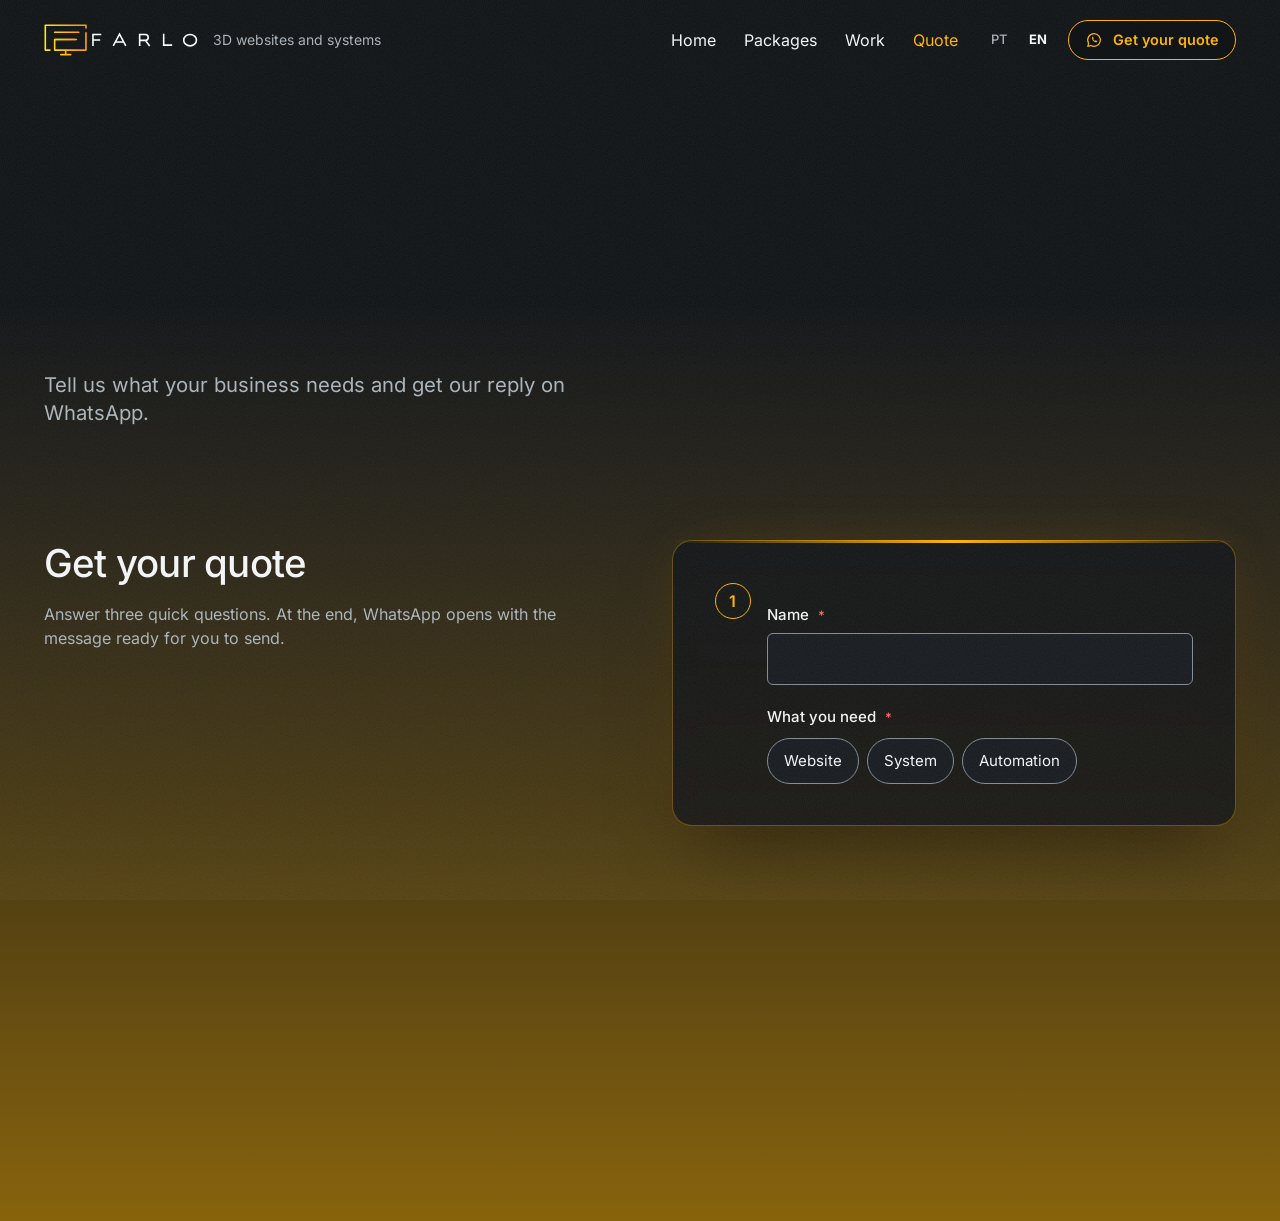
<file: en/contact.html>
<!doctype html>
<html lang="en">
<head>
<meta charset="utf-8">
<meta http-equiv="Content-Security-Policy" content="default-src 'self'; script-src 'self'; style-src 'self'; img-src 'self' data: blob:; font-src 'self'; media-src 'self'; connect-src 'self' blob:; worker-src 'self' blob:; object-src 'none'; base-uri 'self'; form-action 'self'">
<meta name="referrer" content="strict-origin-when-cross-origin">
<meta name="viewport" content="width=device-width, initial-scale=1">
<title>Contact | FARLO</title>
<meta name="description" content="Reach FARLO on WhatsApp at +55 62 99261-7854 or at contato@farlo.online and tell us what your business does.">

<meta name="theme-color" content="#101316">
<meta name="color-scheme" content="dark">
<link rel="canonical" href="https://farlo.online/en/contact.html">
<link rel="alternate" hreflang="pt-BR" href="https://farlo.online/contato.html">
<link rel="alternate" hreflang="en" href="https://farlo.online/en/contact.html">
<link rel="alternate" hreflang="x-default" href="https://farlo.online/contato.html">
<meta property="og:type" content="website">
<meta property="og:site_name" content="FARLO">
<meta property="og:title" content="Contact | FARLO">
<meta property="og:description" content="Reach FARLO on WhatsApp at +55 62 99261-7854 or at contato@farlo.online and tell us what your business does.">
<meta property="og:url" content="https://farlo.online/en/contact.html">
<meta property="og:locale" content="en_US">
<meta property="og:image" content="https://farlo.online/assets/img/og/og-farlo.jpg">
<meta name="twitter:card" content="summary_large_image">
<link rel="icon" href="../assets/img/logo/favicon-64.png" type="image/png" sizes="64x64"><link rel="apple-touch-icon" href="../assets/img/logo/apple-touch-icon.png">
<script src="../js/boot.js"></script>
<link rel="stylesheet" href="../css/tokens.css">
<link rel="stylesheet" href="../css/main.css">
<link rel="stylesheet" href="../css/fx.css">
<script defer src="../js/layout.js"></script>
<script defer src="../js/content.js"></script>
<script defer src="../js/vendor/gsap.min.js"></script>
<script defer src="../js/vendor/ScrollTrigger.min.js"></script>
<script defer src="../js/vendor/SplitText.min.js"></script>
<script defer src="../js/vendor/ScrollSmoother.min.js"></script>
<script defer src="../js/fx/fx.js"></script>
<script defer src="../js/fx/loader.js"></script>
<script defer src="../js/fx/transition.js"></script>
<script defer src="../js/fx/smooth.js"></script>
<script defer src="../js/fx/menu.js"></script>
<script defer src="../js/fx/cursor.js"></script>
<script defer src="../js/fx/magnetic.js"></script>
<script defer src="../js/fx/reveal.js"></script>
<script defer src="../js/fx/progress.js"></script>
<script defer src="../js/fx/split.js"></script>
<script defer src="../js/fx/orcamento-fx.js"></script>
<script defer src="../js/main.js"></script>
<script defer src="../js/orcamento.js"></script>
<script type="application/ld+json">{"@context":"https://schema.org","@type":"ContactPage","name":"Contact | FARLO","description":"Reach FARLO on WhatsApp at +55 62 99261-7854 or at contato@farlo.online and tell us what your business does.","inLanguage":"en","about":{"@type":"ProfessionalService","name":"FARLO","url":"https://farlo.online/","email":"contato@farlo.online","telephone":"+55-62-99261-7854","image":"https://farlo.online/assets/img/og/og-farlo.jpg","sameAs":["https://www.instagram.com/matheus.farlo/"]}}</script>
</head>
<body data-page="contact" data-lang="en" data-root="../">
<a class="skip-link" href="#main" data-i18n="skip">Skip to content</a>
<div class="loader" role="progressbar" aria-label="FARLO" aria-valuemin="0" aria-valuemax="100" aria-valuenow="0"><span class="loader__mark">FARLO</span><span class="loader__count" data-loader-count>000</span></div>
<header class="site-header fade-in-on-ready" id="site-header">
  <div class="site-header__inner">
    <a class="brand" href="index.html" aria-label="FARLO, go to home" data-i18n-attr="aria-label:brand.home"><img class="brand__logo" src="../assets/img/logo/farlo-logo.svg" width="154" height="32" alt=""><span class="brand__tag" data-i18n="brand.tag">3D websites and systems</span></a>
    <nav class="site-nav" aria-label="Main" data-i18n-attr="aria-label:nav.aria"><ul class="site-nav__list"><li><a class="roll" href="index.html" data-i18n="nav.home"><span class="roll__a">Home</span><span class="roll__b" aria-hidden="true">Home</span></a></li><li><a class="roll" href="packages.html" data-i18n="nav.packages"><span class="roll__a">Packages</span><span class="roll__b" aria-hidden="true">Packages</span></a></li><li><a class="roll" href="portfolio.html" data-i18n="nav.work"><span class="roll__a">Work</span><span class="roll__b" aria-hidden="true">Work</span></a></li><li><a class="roll" href="contact.html" data-i18n="nav.contact" aria-current="page"><span class="roll__a">Quote</span><span class="roll__b" aria-hidden="true">Quote</span></a></li></ul></nav>
    <div class="site-header__tools">
      <div class="lang" role="group" aria-label="Language" data-i18n-attr="aria-label:lang.aria"><a class="lang__link" lang="pt-BR" hreflang="pt-BR" href="../contato.html" data-lang-switch="pt" aria-label="Português">PT</a><a class="lang__link" lang="en" hreflang="en" href="contact.html" data-lang-switch="en" aria-label="English" aria-current="true">EN</a></div>
      <a class="btn btn--wa btn--sm btn--header" href="contact.html#form-title" aria-label="Get your quote" data-i18n-attr="aria-label:cta.quote"><svg class="icon" viewBox="0 0 24 24" aria-hidden="true" focusable="false"><path d="M12 3.6a8.4 8.4 0 0 0-7.2 12.7L3.7 20.4l4.2-1.1A8.4 8.4 0 1 0 12 3.6Z" fill="none" stroke="currentColor" stroke-width="1.6" stroke-linejoin="round"/><path d="M9.2 8.2c.2-.4.5-.4.7-.4h.5c.2 0 .4.1.5.4l.6 1.5c.1.2 0 .5-.1.6l-.5.6c.4.9 1.3 1.8 2.2 2.2l.6-.5c.2-.1.4-.2.6-.1l1.5.6c.3.1.4.3.4.5v.5c0 .2 0 .5-.4.7-.5.3-1.2.4-1.9.2-2.1-.6-3.8-2.3-4.4-4.4-.2-.7-.1-1.4.2-1.9Z" fill="currentColor"/></svg><span class="btn__text" data-i18n="cta.quote">Get your quote</span></a>
      <button class="menu-btn" type="button" aria-expanded="false" aria-controls="menu" data-menu-toggle><span class="menu-btn__open" data-i18n="nav.menu">Menu</span><span class="menu-btn__close" data-i18n="nav.close">Close</span></button>
    </div>
  </div>
</header>
<div class="menu" id="menu" role="dialog" aria-modal="true" aria-label="Navigation menu" data-i18n-attr="aria-label:nav.panel" hidden>
  <nav class="menu__nav" aria-label="Main" data-i18n-attr="aria-label:nav.aria"><ul class="menu__list"><li><a href="index.html" data-i18n="nav.home">Home</a></li><li><a href="packages.html" data-i18n="nav.packages">Packages</a></li><li><a href="portfolio.html" data-i18n="nav.work">Work</a></li><li><a href="contact.html" data-i18n="nav.contact" aria-current="page">Quote</a></li></ul></nav>
  <div class="menu__foot"><div class="lang" role="group" aria-label="Language" data-i18n-attr="aria-label:lang.aria"><a class="lang__link" lang="pt-BR" hreflang="pt-BR" href="../contato.html" data-lang-switch="pt" aria-label="Português">PT</a><a class="lang__link" lang="en" hreflang="en" href="contact.html" data-lang-switch="en" aria-label="English" aria-current="true">EN</a></div><a class="btn btn--wa" href="contact.html#form-title"><svg class="icon" viewBox="0 0 24 24" aria-hidden="true" focusable="false"><path d="M12 3.6a8.4 8.4 0 0 0-7.2 12.7L3.7 20.4l4.2-1.1A8.4 8.4 0 1 0 12 3.6Z" fill="none" stroke="currentColor" stroke-width="1.6" stroke-linejoin="round"/><path d="M9.2 8.2c.2-.4.5-.4.7-.4h.5c.2 0 .4.1.5.4l.6 1.5c.1.2 0 .5-.1.6l-.5.6c.4.9 1.3 1.8 2.2 2.2l.6-.5c.2-.1.4-.2.6-.1l1.5.6c.3.1.4.3.4.5v.5c0 .2 0 .5-.4.7-.5.3-1.2.4-1.9.2-2.1-.6-3.8-2.3-4.4-4.4-.2-.7-.1-1.4.2-1.9Z" fill="currentColor"/></svg><span class="btn__text" data-i18n="cta.quote">Get your quote</span></a></div>
</div>
<div id="smooth-wrapper" data-fx="smooth">
<div id="smooth-content">
<main id="main" tabindex="-1">
<section class="contact-hero" aria-labelledby="contact-title">
  <div class="container">
    <h1 class="display contact-hero__title" id="contact-title" data-fx="split" data-fx-type="lines,chars" data-fx-stagger=".03" data-i18n="contact.h1">Let's talk about your business website</h1>
    <p class="t-lg contact-hero__lead" data-i18n="contact.lead">Tell us what your business needs and get our reply on WhatsApp.</p>
  </div>
</section>

<section class="section contact-form js-only" aria-labelledby="form-title">
  <div class="container contact-form__grid">
    <div><h2 class="t-2xl" id="form-title">Get your quote</h2><p class="muted">Answer three quick questions. At the end, WhatsApp opens with the message ready for you to send.</p></div>
    <form class="orc" novalidate data-orcamento>
      <fieldset class="orc__step" data-step="1">
        <legend class="orc__num"><span aria-hidden="true">1</span></legend>
        <div class="field"><label for="o-name">Name <span class="orc__req" aria-hidden="true">*</span></label><input id="o-name" name="name" type="text" autocomplete="name" required aria-describedby="oe-name"><p class="field__err" id="oe-name" hidden></p></div>
        <fieldset class="orc__group" aria-describedby="oe-need"><legend>What you need <span class="orc__req" aria-hidden="true">*</span></legend><ul class="orc__opts" role="list"><li><input type="checkbox" id="o-need-0" name="need" value="Website"><label for="o-need-0">Website</label></li><li><input type="checkbox" id="o-need-1" name="need" value="System"><label for="o-need-1">System</label></li><li><input type="checkbox" id="o-need-2" name="need" value="Automation"><label for="o-need-2">Automation</label></li></ul><p class="field__err" id="oe-need" hidden></p></fieldset>
      </fieldset>
      <fieldset class="orc__step" data-step="2" hidden>
        <legend class="orc__num"><span aria-hidden="true">2</span></legend>
        <div class="field"><label for="o-branch">Type of business <span class="orc__req" aria-hidden="true">*</span></label><input id="o-branch" name="branch" type="text" autocomplete="organization-title" placeholder="E.g. clothing store, clinic, builder" required aria-describedby="oe-branch"><p class="field__err" id="oe-branch" hidden></p></div>
      </fieldset>
      <fieldset class="orc__step" data-step="3" hidden>
        <legend class="orc__num"><span aria-hidden="true">3</span></legend>
        <fieldset class="orc__group" aria-describedby="oe-found"><legend>How did you find FARLO <span class="orc__req" aria-hidden="true">*</span></legend><ul class="orc__opts" role="list"><li><input type="radio" id="o-found-instagram" name="found" value="instagram"><label for="o-found-instagram">Instagram ad</label></li><li><input type="radio" id="o-found-recomendacao" name="found" value="recomendacao"><label for="o-found-recomendacao">Recommendation</label></li><li><input type="radio" id="o-found-google" name="found" value="google"><label for="o-found-google">Google search</label></li><li><input type="radio" id="o-found-site" name="found" value="site"><label for="o-found-site">A website made by FARLO</label></li><li><input type="radio" id="o-found-outro" name="found" value="outro"><label for="o-found-outro">Other</label></li></ul>
          <input id="o-found-other" class="orc__other" name="found_other" type="text" placeholder="Tell us how (optional)" aria-label="Tell us how (optional)" hidden><p class="field__err" id="oe-found" hidden></p></fieldset>
      </fieldset>
      <p class="orc__falta" data-orc-falta role="status" aria-live="polite" hidden></p>
      <div class="orc__send" hidden>
        <button class="btn btn--wa btn--lg" type="submit" data-orc-send aria-label="Send the quote on WhatsApp (opens in a new tab)"><svg class="icon" viewBox="0 0 24 24" aria-hidden="true" focusable="false"><path d="M12 3.6a8.4 8.4 0 0 0-7.2 12.7L3.7 20.4l4.2-1.1A8.4 8.4 0 1 0 12 3.6Z" fill="none" stroke="currentColor" stroke-width="1.6" stroke-linejoin="round"/><path d="M9.2 8.2c.2-.4.5-.4.7-.4h.5c.2 0 .4.1.5.4l.6 1.5c.1.2 0 .5-.1.6l-.5.6c.4.9 1.3 1.8 2.2 2.2l.6-.5c.2-.1.4-.2.6-.1l1.5.6c.3.1.4.3.4.5v.5c0 .2 0 .5-.4.7-.5.3-1.2.4-1.9.2-2.1-.6-3.8-2.3-4.4-4.4-.2-.7-.1-1.4.2-1.9Z" fill="currentColor"/></svg><span class="btn__text">Send on WhatsApp</span></button>
        <p class="muted orc__note">Nothing is sent by the website: the message opens in your WhatsApp and you check it before sending.</p>
      </div>
    </form>
  </div>
</section>

</main>
<footer class="site-footer">
  <div class="container site-footer__grid">
    <div><p class="site-footer__mark">FARLO</p><p class="site-footer__made"><span data-i18n="footer.made">Built with method by FARLO</span> · 2026</p></div>
    <nav aria-label="Footer" data-i18n-attr="aria-label:footer.nav"><ul class="site-footer__list"><li><a href="index.html" data-i18n="nav.home">Home</a></li><li><a href="packages.html" data-i18n="nav.packages">Packages</a></li><li><a href="portfolio.html" data-i18n="nav.work">Work</a></li><li><a href="contact.html" data-i18n="nav.contact">Quote</a></li></ul></nav>
    <div><p class="overline" data-i18n="footer.contacts">Contacts</p><ul class="site-footer__list">
      <li><a href="contact.html#form-title">WhatsApp</a></li>
      <li><a href="https://www.instagram.com/matheus.farlo/" target="_blank" rel="noopener noreferrer">Instagram</a></li>
      <li><a href="mailto:contato@farlo.online">E-mail</a></li>
      </ul></div>
    <div class="lang lang--footer" role="group" aria-label="Language" data-i18n-attr="aria-label:lang.aria"><a class="lang__link" lang="pt-BR" hreflang="pt-BR" href="../contato.html" data-lang-switch="pt" aria-label="Português">PT</a><a class="lang__link" lang="en" hreflang="en" href="contact.html" data-lang-switch="en" aria-label="English" aria-current="true">EN</a></div>
  </div>
</footer>
</div>
</div>
<div class="cursor" aria-hidden="true"></div>
</body>
</html>
</file>
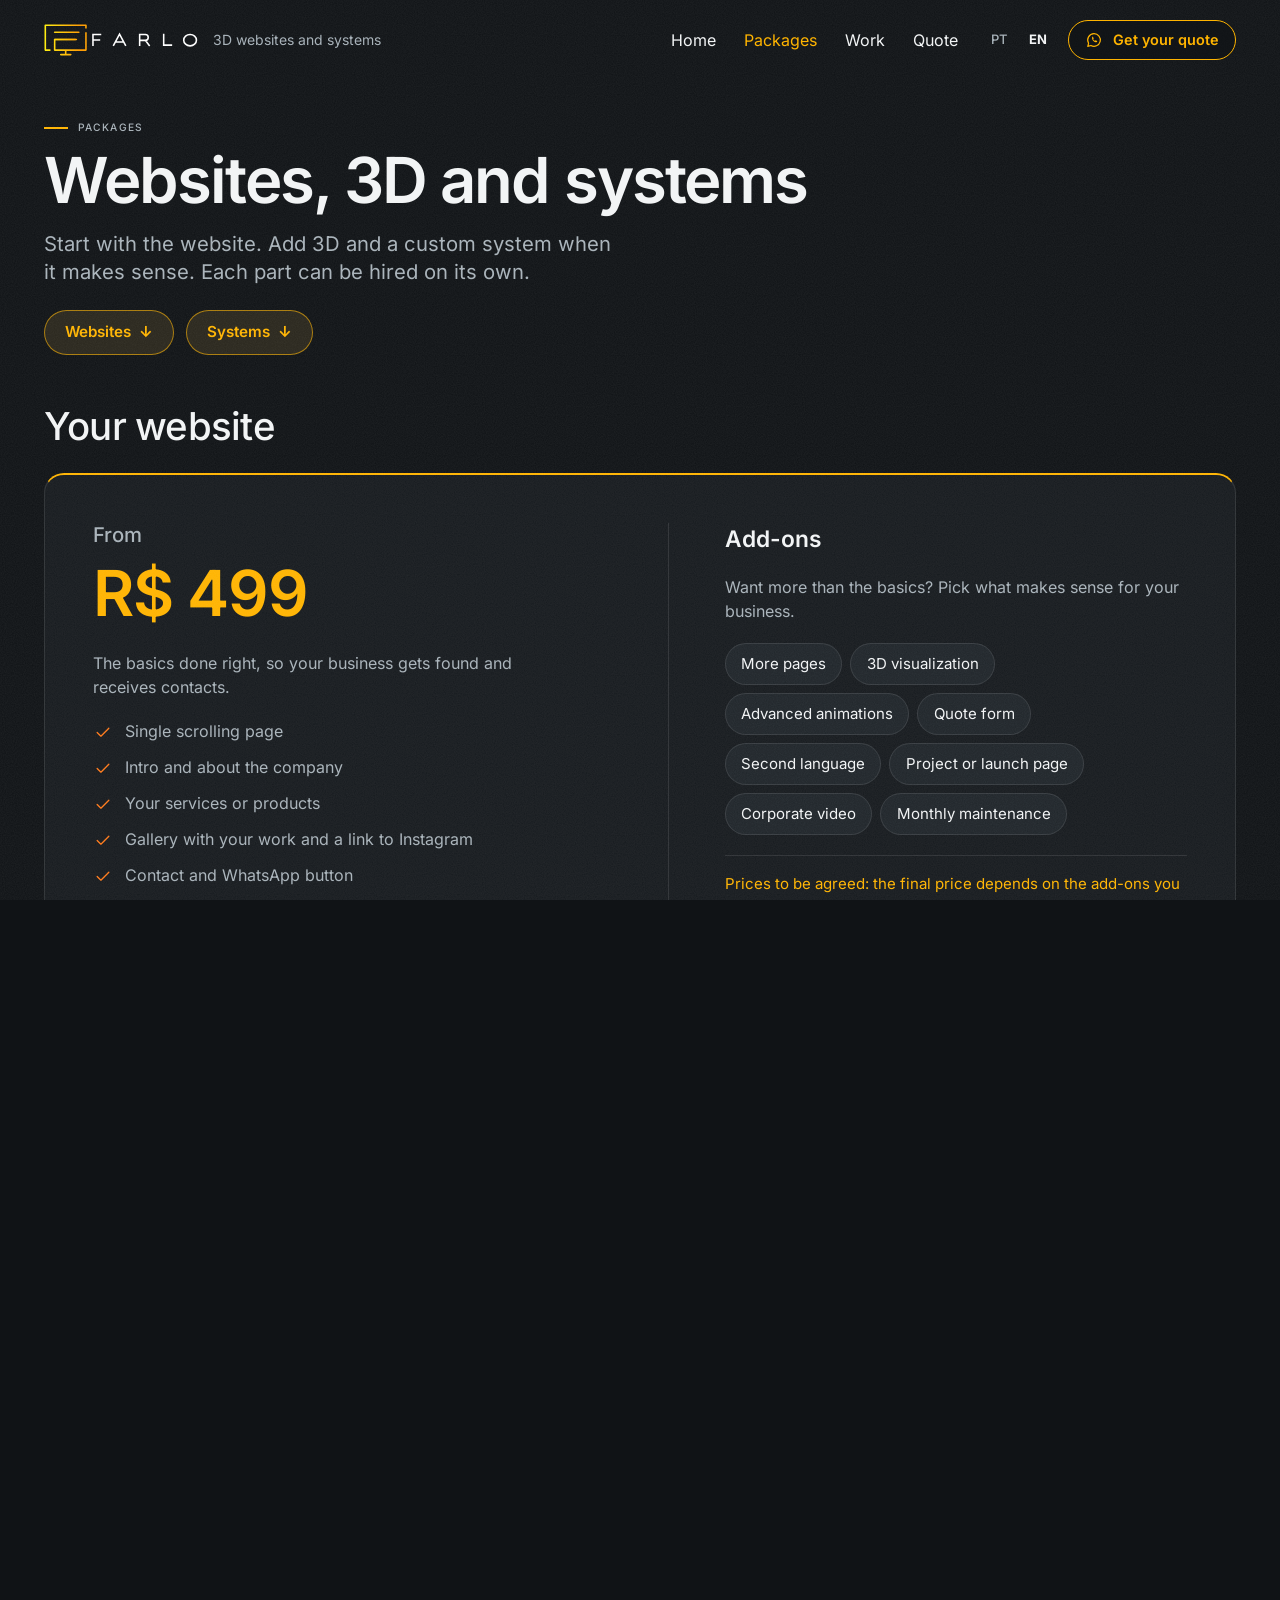
<file: en/packages.html>
<!doctype html>
<html lang="en">
<head>
<meta charset="utf-8">
<meta http-equiv="Content-Security-Policy" content="default-src 'self'; script-src 'self'; style-src 'self'; img-src 'self' data: blob:; font-src 'self'; media-src 'self'; connect-src 'self' blob:; worker-src 'self' blob:; object-src 'none'; base-uri 'self'; form-action 'self'">
<meta name="referrer" content="strict-origin-when-cross-origin">
<meta name="viewport" content="width=device-width, initial-scale=1">
<title>Packages and prices | FARLO</title>
<meta name="description" content="Websites from R$ 499, 3D visualization and custom systems. See what the basic website includes, the add-ons and how the agreement works.">

<meta name="theme-color" content="#101316">
<meta name="color-scheme" content="dark">
<link rel="canonical" href="https://farlo.online/en/packages.html">
<link rel="alternate" hreflang="pt-BR" href="https://farlo.online/pacotes.html">
<link rel="alternate" hreflang="en" href="https://farlo.online/en/packages.html">
<link rel="alternate" hreflang="x-default" href="https://farlo.online/pacotes.html">
<meta property="og:type" content="website">
<meta property="og:site_name" content="FARLO">
<meta property="og:title" content="Packages and prices | FARLO">
<meta property="og:description" content="Websites from R$ 499, 3D visualization and custom systems. See what the basic website includes, the add-ons and how the agreement works.">
<meta property="og:url" content="https://farlo.online/en/packages.html">
<meta property="og:locale" content="en_US">
<meta property="og:image" content="https://farlo.online/assets/img/og/og-farlo.jpg">
<meta name="twitter:card" content="summary_large_image">
<link rel="icon" href="../assets/img/logo/favicon-64.png" type="image/png" sizes="64x64"><link rel="apple-touch-icon" href="../assets/img/logo/apple-touch-icon.png">
<script src="../js/boot.js"></script>
<link rel="stylesheet" href="../css/tokens.css">
<link rel="stylesheet" href="../css/main.css">
<link rel="stylesheet" href="../css/fx.css">
<script defer src="../js/layout.js"></script>
<script defer src="../js/content.js"></script>
<script defer src="../js/vendor/gsap.min.js"></script>
<script defer src="../js/vendor/ScrollTrigger.min.js"></script>
<script defer src="../js/vendor/ScrollSmoother.min.js"></script>
<script defer src="../js/fx/fx.js"></script>
<script defer src="../js/fx/loader.js"></script>
<script defer src="../js/fx/transition.js"></script>
<script defer src="../js/fx/smooth.js"></script>
<script defer src="../js/fx/menu.js"></script>
<script defer src="../js/fx/cursor.js"></script>
<script defer src="../js/fx/magnetic.js"></script>
<script defer src="../js/fx/reveal.js"></script>
<script defer src="../js/fx/progress.js"></script>
<script defer src="../js/main.js"></script>
<script type="application/ld+json">{"@context":"https://schema.org","@type":"WebPage","name":"Packages and prices | FARLO","description":"Websites from R$ 499, 3D visualization and custom systems. See what the basic website includes, the add-ons and how the agreement works.","inLanguage":"en","about":{"@type":"ProfessionalService","name":"FARLO","url":"https://farlo.online/","email":"contato@farlo.online","telephone":"+55-62-99261-7854","image":"https://farlo.online/assets/img/og/og-farlo.jpg","sameAs":["https://www.instagram.com/matheus.farlo/"]}}</script>
</head>
<body data-page="packages" data-lang="en" data-root="../">
<a class="skip-link" href="#main" data-i18n="skip">Skip to content</a>
<div class="loader" role="progressbar" aria-label="FARLO" aria-valuemin="0" aria-valuemax="100" aria-valuenow="0"><span class="loader__mark">FARLO</span><span class="loader__count" data-loader-count>000</span></div>
<header class="site-header fade-in-on-ready" id="site-header">
  <div class="site-header__inner">
    <a class="brand" href="index.html" aria-label="FARLO, go to home" data-i18n-attr="aria-label:brand.home"><img class="brand__logo" src="../assets/img/logo/farlo-logo.svg" width="154" height="32" alt=""><span class="brand__tag" data-i18n="brand.tag">3D websites and systems</span></a>
    <nav class="site-nav" aria-label="Main" data-i18n-attr="aria-label:nav.aria"><ul class="site-nav__list"><li><a class="roll" href="index.html" data-i18n="nav.home"><span class="roll__a">Home</span><span class="roll__b" aria-hidden="true">Home</span></a></li><li><a class="roll" href="packages.html" data-i18n="nav.packages" aria-current="page"><span class="roll__a">Packages</span><span class="roll__b" aria-hidden="true">Packages</span></a></li><li><a class="roll" href="portfolio.html" data-i18n="nav.work"><span class="roll__a">Work</span><span class="roll__b" aria-hidden="true">Work</span></a></li><li><a class="roll" href="contact.html" data-i18n="nav.contact"><span class="roll__a">Quote</span><span class="roll__b" aria-hidden="true">Quote</span></a></li></ul></nav>
    <div class="site-header__tools">
      <div class="lang" role="group" aria-label="Language" data-i18n-attr="aria-label:lang.aria"><a class="lang__link" lang="pt-BR" hreflang="pt-BR" href="../pacotes.html" data-lang-switch="pt" aria-label="Português">PT</a><a class="lang__link" lang="en" hreflang="en" href="packages.html" data-lang-switch="en" aria-label="English" aria-current="true">EN</a></div>
      <a class="btn btn--wa btn--sm btn--header" href="contact.html#form-title" aria-label="Get your quote" data-i18n-attr="aria-label:cta.quote"><svg class="icon" viewBox="0 0 24 24" aria-hidden="true" focusable="false"><path d="M12 3.6a8.4 8.4 0 0 0-7.2 12.7L3.7 20.4l4.2-1.1A8.4 8.4 0 1 0 12 3.6Z" fill="none" stroke="currentColor" stroke-width="1.6" stroke-linejoin="round"/><path d="M9.2 8.2c.2-.4.5-.4.7-.4h.5c.2 0 .4.1.5.4l.6 1.5c.1.2 0 .5-.1.6l-.5.6c.4.9 1.3 1.8 2.2 2.2l.6-.5c.2-.1.4-.2.6-.1l1.5.6c.3.1.4.3.4.5v.5c0 .2 0 .5-.4.7-.5.3-1.2.4-1.9.2-2.1-.6-3.8-2.3-4.4-4.4-.2-.7-.1-1.4.2-1.9Z" fill="currentColor"/></svg><span class="btn__text" data-i18n="cta.quote">Get your quote</span></a>
      <button class="menu-btn" type="button" aria-expanded="false" aria-controls="menu" data-menu-toggle><span class="menu-btn__open" data-i18n="nav.menu">Menu</span><span class="menu-btn__close" data-i18n="nav.close">Close</span></button>
    </div>
  </div>
</header>
<div class="menu" id="menu" role="dialog" aria-modal="true" aria-label="Navigation menu" data-i18n-attr="aria-label:nav.panel" hidden>
  <nav class="menu__nav" aria-label="Main" data-i18n-attr="aria-label:nav.aria"><ul class="menu__list"><li><a href="index.html" data-i18n="nav.home">Home</a></li><li><a href="packages.html" data-i18n="nav.packages" aria-current="page">Packages</a></li><li><a href="portfolio.html" data-i18n="nav.work">Work</a></li><li><a href="contact.html" data-i18n="nav.contact">Quote</a></li></ul></nav>
  <div class="menu__foot"><div class="lang" role="group" aria-label="Language" data-i18n-attr="aria-label:lang.aria"><a class="lang__link" lang="pt-BR" hreflang="pt-BR" href="../pacotes.html" data-lang-switch="pt" aria-label="Português">PT</a><a class="lang__link" lang="en" hreflang="en" href="packages.html" data-lang-switch="en" aria-label="English" aria-current="true">EN</a></div><a class="btn btn--wa" href="contact.html#form-title"><svg class="icon" viewBox="0 0 24 24" aria-hidden="true" focusable="false"><path d="M12 3.6a8.4 8.4 0 0 0-7.2 12.7L3.7 20.4l4.2-1.1A8.4 8.4 0 1 0 12 3.6Z" fill="none" stroke="currentColor" stroke-width="1.6" stroke-linejoin="round"/><path d="M9.2 8.2c.2-.4.5-.4.7-.4h.5c.2 0 .4.1.5.4l.6 1.5c.1.2 0 .5-.1.6l-.5.6c.4.9 1.3 1.8 2.2 2.2l.6-.5c.2-.1.4-.2.6-.1l1.5.6c.3.1.4.3.4.5v.5c0 .2 0 .5-.4.7-.5.3-1.2.4-1.9.2-2.1-.6-3.8-2.3-4.4-4.4-.2-.7-.1-1.4.2-1.9Z" fill="currentColor"/></svg><span class="btn__text" data-i18n="cta.quote">Get your quote</span></a></div>
</div>
<div id="smooth-wrapper" data-fx="smooth">
<div id="smooth-content">
<main id="main" tabindex="-1">
<section class="work-intro" aria-labelledby="packages-title">
  <div class="container">
    <p class="overline" data-i18n="nav.packages">Packages</p>
    <h1 class="t-3xl work-intro__title" id="packages-title" data-i18n="packages.h1">Websites, 3D and systems</h1>
    <p class="t-lg work-intro__sub" data-i18n="packages.sub">Start with the website. Add 3D and a custom system when it makes sense. Each part can be hired on its own.</p>
    <nav class="page-nav" aria-label="On this page" data-i18n-attr="aria-label:packages.nav.aria"><a class="chip3d" href="#sites" data-i18n="packages.nav.sites">Websites</a><a class="chip3d" href="#sistemas" data-i18n="packages.nav.auto">Systems</a></nav>
  </div>
</section>

<section class="section packs-page" id="sites" aria-labelledby="sites-title">
  <div class="container">
    <h2 class="t-2xl" id="sites-title" data-i18n="packages.sites.title">Your website</h2>
    <div class="panel offer" data-fx="reveal">
      <div class="offer__main">
        <h3 class="offer__title" data-i18n="offer.title">From</h3>
        <p class="price offer__price"><span class="price__v" data-i18n="offer.price">R$ 499</span></p>
        <p class="muted offer__lead" data-i18n="offer.lead">The basics done right, so your business gets found and receives contacts.</p>
        <ul class="ticks" role="list"><li><svg class="icon" viewBox="0 0 24 24" aria-hidden="true" focusable="false"><path d="M5 12.5l4.5 4.5L19 7.5" fill="none" stroke="currentColor" stroke-width="1.6" stroke-linecap="round" stroke-linejoin="round"/></svg><span data-i18n="offer.f1">Single scrolling page</span></li><li><svg class="icon" viewBox="0 0 24 24" aria-hidden="true" focusable="false"><path d="M5 12.5l4.5 4.5L19 7.5" fill="none" stroke="currentColor" stroke-width="1.6" stroke-linecap="round" stroke-linejoin="round"/></svg><span data-i18n="offer.f2">Intro and about the company</span></li><li><svg class="icon" viewBox="0 0 24 24" aria-hidden="true" focusable="false"><path d="M5 12.5l4.5 4.5L19 7.5" fill="none" stroke="currentColor" stroke-width="1.6" stroke-linecap="round" stroke-linejoin="round"/></svg><span data-i18n="offer.f3">Your services or products</span></li><li><svg class="icon" viewBox="0 0 24 24" aria-hidden="true" focusable="false"><path d="M5 12.5l4.5 4.5L19 7.5" fill="none" stroke="currentColor" stroke-width="1.6" stroke-linecap="round" stroke-linejoin="round"/></svg><span data-i18n="offer.f4">Gallery with your work and a link to Instagram</span></li><li><svg class="icon" viewBox="0 0 24 24" aria-hidden="true" focusable="false"><path d="M5 12.5l4.5 4.5L19 7.5" fill="none" stroke="currentColor" stroke-width="1.6" stroke-linecap="round" stroke-linejoin="round"/></svg><span data-i18n="offer.f5">Contact and WhatsApp button</span></li><li><svg class="icon" viewBox="0 0 24 24" aria-hidden="true" focusable="false"><path d="M5 12.5l4.5 4.5L19 7.5" fill="none" stroke="currentColor" stroke-width="1.6" stroke-linecap="round" stroke-linejoin="round"/></svg><span data-i18n="offer.f6">Works on phone and desktop</span></li></ul>
      </div>
      <div class="offer__extras">
        <h3 class="offer__extras-title" data-i18n="offer.extras.title">Add-ons</h3>
        <p class="muted" data-i18n="offer.extras.text">Want more than the basics? Pick what makes sense for your business.</p>
        <ul class="offer__chips" role="list"><li data-i18n="offer.x1">More pages</li><li data-i18n="offer.x2">3D visualization</li><li data-i18n="offer.x3">Advanced animations</li><li data-i18n="offer.x4">Quote form</li><li data-i18n="offer.x5">Second language</li><li data-i18n="offer.x6">Project or launch page</li><li data-i18n="offer.x7">Corporate video</li><li data-i18n="offer.x8">Monthly maintenance</li></ul>
        <p class="offer__note" data-i18n="offer.extras.note">Prices to be agreed: the final price depends on the add-ons you choose.</p>
        <a class="btn btn--wa btn--lg offer__cta" href="contact.html"><svg class="icon" viewBox="0 0 24 24" aria-hidden="true" focusable="false"><path d="M12 3.6a8.4 8.4 0 0 0-7.2 12.7L3.7 20.4l4.2-1.1A8.4 8.4 0 1 0 12 3.6Z" fill="none" stroke="currentColor" stroke-width="1.6" stroke-linejoin="round"/><path d="M9.2 8.2c.2-.4.5-.4.7-.4h.5c.2 0 .4.1.5.4l.6 1.5c.1.2 0 .5-.1.6l-.5.6c.4.9 1.3 1.8 2.2 2.2l.6-.5c.2-.1.4-.2.6-.1l1.5.6c.3.1.4.3.4.5v.5c0 .2 0 .5-.4.7-.5.3-1.2.4-1.9.2-2.1-.6-3.8-2.3-4.4-4.4-.2-.7-.1-1.4.2-1.9Z" fill="currentColor"/></svg><span class="btn__text" data-i18n="cta.quote">Get your quote</span></a>
      </div>
    </div>
  </div>
</section>

<section class="section automations" id="sistemas" aria-labelledby="auto-title">
  <div class="container">
    <p class="overline" data-i18n="sys.label">Systems</p>
    <h2 class="t-3xl" id="auto-title" data-fx="reveal" data-i18n="sys.title">A system built around the way your business works</h2>
    <p class="t-lg auto__sub" data-i18n="sys.sub">No more scattered spreadsheets and paper notes. Clients, orders, stock and schedule in one place, on phone or desktop.</p>
    <div class="panel crm" data-fx="reveal">
      <div class="crm__copy">
        <p class="price"><span class="chip chip--concept" data-i18n="crm.badge">On request</span></p>
        <h3 class="crm__title" data-i18n="sys.main.title">Custom system</h3>
        <p class="muted" data-i18n="sys.main.text">We learn how your business runs and build a system for it, with the screens and records you actually use. Each team member signs in with their own login and sees what they need.</p>
        <ol class="crm__flow" aria-hidden="true"><li data-i18n="sys.flow.1">Conversation</li><li data-i18n="sys.flow.2">Screen design</li><li data-i18n="sys.flow.3">Build</li><li data-i18n="sys.flow.4">System live</li></ol>
      </div>
      <ul class="ticks" role="list"><li><svg class="icon" viewBox="0 0 24 24" aria-hidden="true" focusable="false"><path d="M5 12.5l4.5 4.5L19 7.5" fill="none" stroke="currentColor" stroke-width="1.6" stroke-linecap="round" stroke-linejoin="round"/></svg><span data-i18n="sys.f1">Records for clients, products and services</span></li><li><svg class="icon" viewBox="0 0 24 24" aria-hidden="true" focusable="false"><path d="M5 12.5l4.5 4.5L19 7.5" fill="none" stroke="currentColor" stroke-width="1.6" stroke-linecap="round" stroke-linejoin="round"/></svg><span data-i18n="sys.f2">Order, stock or schedule control</span></li><li><svg class="icon" viewBox="0 0 24 24" aria-hidden="true" focusable="false"><path d="M5 12.5l4.5 4.5L19 7.5" fill="none" stroke="currentColor" stroke-width="1.6" stroke-linecap="round" stroke-linejoin="round"/></svg><span data-i18n="sys.f3">Login access for your team</span></li><li><svg class="icon" viewBox="0 0 24 24" aria-hidden="true" focusable="false"><path d="M5 12.5l4.5 4.5L19 7.5" fill="none" stroke="currentColor" stroke-width="1.6" stroke-linecap="round" stroke-linejoin="round"/></svg><span data-i18n="sys.f4">Dashboard with your business numbers</span></li><li><svg class="icon" viewBox="0 0 24 24" aria-hidden="true" focusable="false"><path d="M5 12.5l4.5 4.5L19 7.5" fill="none" stroke="currentColor" stroke-width="1.6" stroke-linecap="round" stroke-linejoin="round"/></svg><span data-i18n="sys.f5">Works on phone and desktop</span></li></ul>
    </div>
    <h3 class="t-2xl auto__small-title" data-i18n="sys.ex.title">Examples of what we can build</h3>
    <p class="muted auto__small-text" data-i18n="sys.ex.text">Each system is designed for one business. These are some starting points.</p>
    <ul class="services__list" role="list" data-fx="reveal-batch" data-fx-stagger=".08">
      <li class="service"><h4 class="service__title" data-i18n="sys.1.title">CRM and sales pipeline</h4><p class="muted" data-i18n="sys.1.text">Every contact becomes a card, from the first “hi” to the deal, with follow-up reminders.</p></li>
      <li class="service"><h4 class="service__title" data-i18n="sys.2.title">Stock control</h4><p class="muted" data-i18n="sys.2.text">Incoming, outgoing and an alert when an item is running low.</p></li>
      <li class="service"><h4 class="service__title" data-i18n="sys.3.title">Scheduling and bookings</h4><p class="muted" data-i18n="sys.3.text">Time slots, staff and confirmation for the client.</p></li>
      <li class="service"><h4 class="service__title" data-i18n="sys.4.title">Orders and quotes</h4><p class="muted" data-i18n="sys.4.text">From order to delivery, with the status of each one.</p></li>
      <li class="service"><h4 class="service__title" data-i18n="sys.5.title">Finance</h4><p class="muted" data-i18n="sys.5.text">Bills to pay and receive and the month at a glance.</p></li>
      <li class="service"><h4 class="service__title" data-i18n="sys.6.title">Everyday automations</h4><p class="muted" data-i18n="sys.6.text">Automatic WhatsApp replies, team alerts and reports with no manual work.</p></li>
    </ul>
    <p class="muted addons__note" data-i18n="sys.note">The scope and price of each system are agreed before we start.</p>
    <p class="sys__cta"><a class="btn btn--wa btn--lg" href="contact.html"><svg class="icon" viewBox="0 0 24 24" aria-hidden="true" focusable="false"><path d="M12 3.6a8.4 8.4 0 0 0-7.2 12.7L3.7 20.4l4.2-1.1A8.4 8.4 0 1 0 12 3.6Z" fill="none" stroke="currentColor" stroke-width="1.6" stroke-linejoin="round"/><path d="M9.2 8.2c.2-.4.5-.4.7-.4h.5c.2 0 .4.1.5.4l.6 1.5c.1.2 0 .5-.1.6l-.5.6c.4.9 1.3 1.8 2.2 2.2l.6-.5c.2-.1.4-.2.6-.1l1.5.6c.3.1.4.3.4.5v.5c0 .2 0 .5-.4.7-.5.3-1.2.4-1.9.2-2.1-.6-3.8-2.3-4.4-4.4-.2-.7-.1-1.4.2-1.9Z" fill="currentColor"/></svg><span class="btn__text" data-i18n="cta.quote">Get your quote</span></a></p>
  </div>
</section>

<section class="section rules" aria-labelledby="rules-title">
  <div class="container">
    <h2 class="t-2xl" id="rules-title" data-i18n="rules.title">How the agreement works</h2>
    <ul class="ticks rules__list" role="list"><li><svg class="icon" viewBox="0 0 24 24" aria-hidden="true" focusable="false"><path d="M5 12.5l4.5 4.5L19 7.5" fill="none" stroke="currentColor" stroke-width="1.6" stroke-linecap="round" stroke-linejoin="round"/></svg><span data-i18n="rules.1">Payment: 50% at the start and 50% at launch.</span></li><li><svg class="icon" viewBox="0 0 24 24" aria-hidden="true" focusable="false"><path d="M5 12.5l4.5 4.5L19 7.5" fill="none" stroke="currentColor" stroke-width="1.6" stroke-linecap="round" stroke-linejoin="round"/></svg><span data-i18n="rules.2">The domain stays in your name.</span></li><li><svg class="icon" viewBox="0 0 24 24" aria-hidden="true" focusable="false"><path d="M5 12.5l4.5 4.5L19 7.5" fill="none" stroke="currentColor" stroke-width="1.6" stroke-linecap="round" stroke-linejoin="round"/></svg><span data-i18n="rules.3">The timeline starts when you send your complete material: photos, texts and information.</span></li><li><svg class="icon" viewBox="0 0 24 24" aria-hidden="true" focusable="false"><path d="M5 12.5l4.5 4.5L19 7.5" fill="none" stroke="currentColor" stroke-width="1.6" stroke-linecap="round" stroke-linejoin="round"/></svg><span data-i18n="rules.4">The site comes ready for measurement. Setup is done by whoever handles your traffic.</span></li><li><svg class="icon" viewBox="0 0 24 24" aria-hidden="true" focusable="false"><path d="M5 12.5l4.5 4.5L19 7.5" fill="none" stroke="currentColor" stroke-width="1.6" stroke-linecap="round" stroke-linejoin="round"/></svg><span data-i18n="rules.5">Systems: scope and price agreed before we start.</span></li></ul>
  </div>
</section>

<section class="section cta cta--work" id="cta" aria-labelledby="cta-title">
  <div class="container cta__inner">
    <h2 class="display cta__title" id="cta-title" data-fx="reveal" data-i18n="cta.title">Ready to put your business online?</h2>
    <div class="cta__actions"><a class="btn btn--wa btn--lg" href="contact.html#form-title"><svg class="icon" viewBox="0 0 24 24" aria-hidden="true" focusable="false"><path d="M12 3.6a8.4 8.4 0 0 0-7.2 12.7L3.7 20.4l4.2-1.1A8.4 8.4 0 1 0 12 3.6Z" fill="none" stroke="currentColor" stroke-width="1.6" stroke-linejoin="round"/><path d="M9.2 8.2c.2-.4.5-.4.7-.4h.5c.2 0 .4.1.5.4l.6 1.5c.1.2 0 .5-.1.6l-.5.6c.4.9 1.3 1.8 2.2 2.2l.6-.5c.2-.1.4-.2.6-.1l1.5.6c.3.1.4.3.4.5v.5c0 .2 0 .5-.4.7-.5.3-1.2.4-1.9.2-2.1-.6-3.8-2.3-4.4-4.4-.2-.7-.1-1.4.2-1.9Z" fill="currentColor"/></svg><span class="btn__text" data-i18n="cta.quote">Get your quote</span></a></div>
  </div>
</section>
</main>
<footer class="site-footer">
  <div class="container site-footer__grid">
    <div><p class="site-footer__mark">FARLO</p><p class="site-footer__made"><span data-i18n="footer.made">Built with method by FARLO</span> · 2026</p></div>
    <nav aria-label="Footer" data-i18n-attr="aria-label:footer.nav"><ul class="site-footer__list"><li><a href="index.html" data-i18n="nav.home">Home</a></li><li><a href="packages.html" data-i18n="nav.packages">Packages</a></li><li><a href="portfolio.html" data-i18n="nav.work">Work</a></li><li><a href="contact.html" data-i18n="nav.contact">Quote</a></li></ul></nav>
    <div><p class="overline" data-i18n="footer.contacts">Contacts</p><ul class="site-footer__list">
      <li><a href="contact.html#form-title">WhatsApp</a></li>
      <li><a href="https://www.instagram.com/matheus.farlo/" target="_blank" rel="noopener noreferrer">Instagram</a></li>
      <li><a href="mailto:contato@farlo.online">E-mail</a></li>
      </ul></div>
    <div class="lang lang--footer" role="group" aria-label="Language" data-i18n-attr="aria-label:lang.aria"><a class="lang__link" lang="pt-BR" hreflang="pt-BR" href="../pacotes.html" data-lang-switch="pt" aria-label="Português">PT</a><a class="lang__link" lang="en" hreflang="en" href="packages.html" data-lang-switch="en" aria-label="English" aria-current="true">EN</a></div>
  </div>
</footer>
</div>
</div>
<div class="cursor" aria-hidden="true"></div>
</body>
</html>
</file>
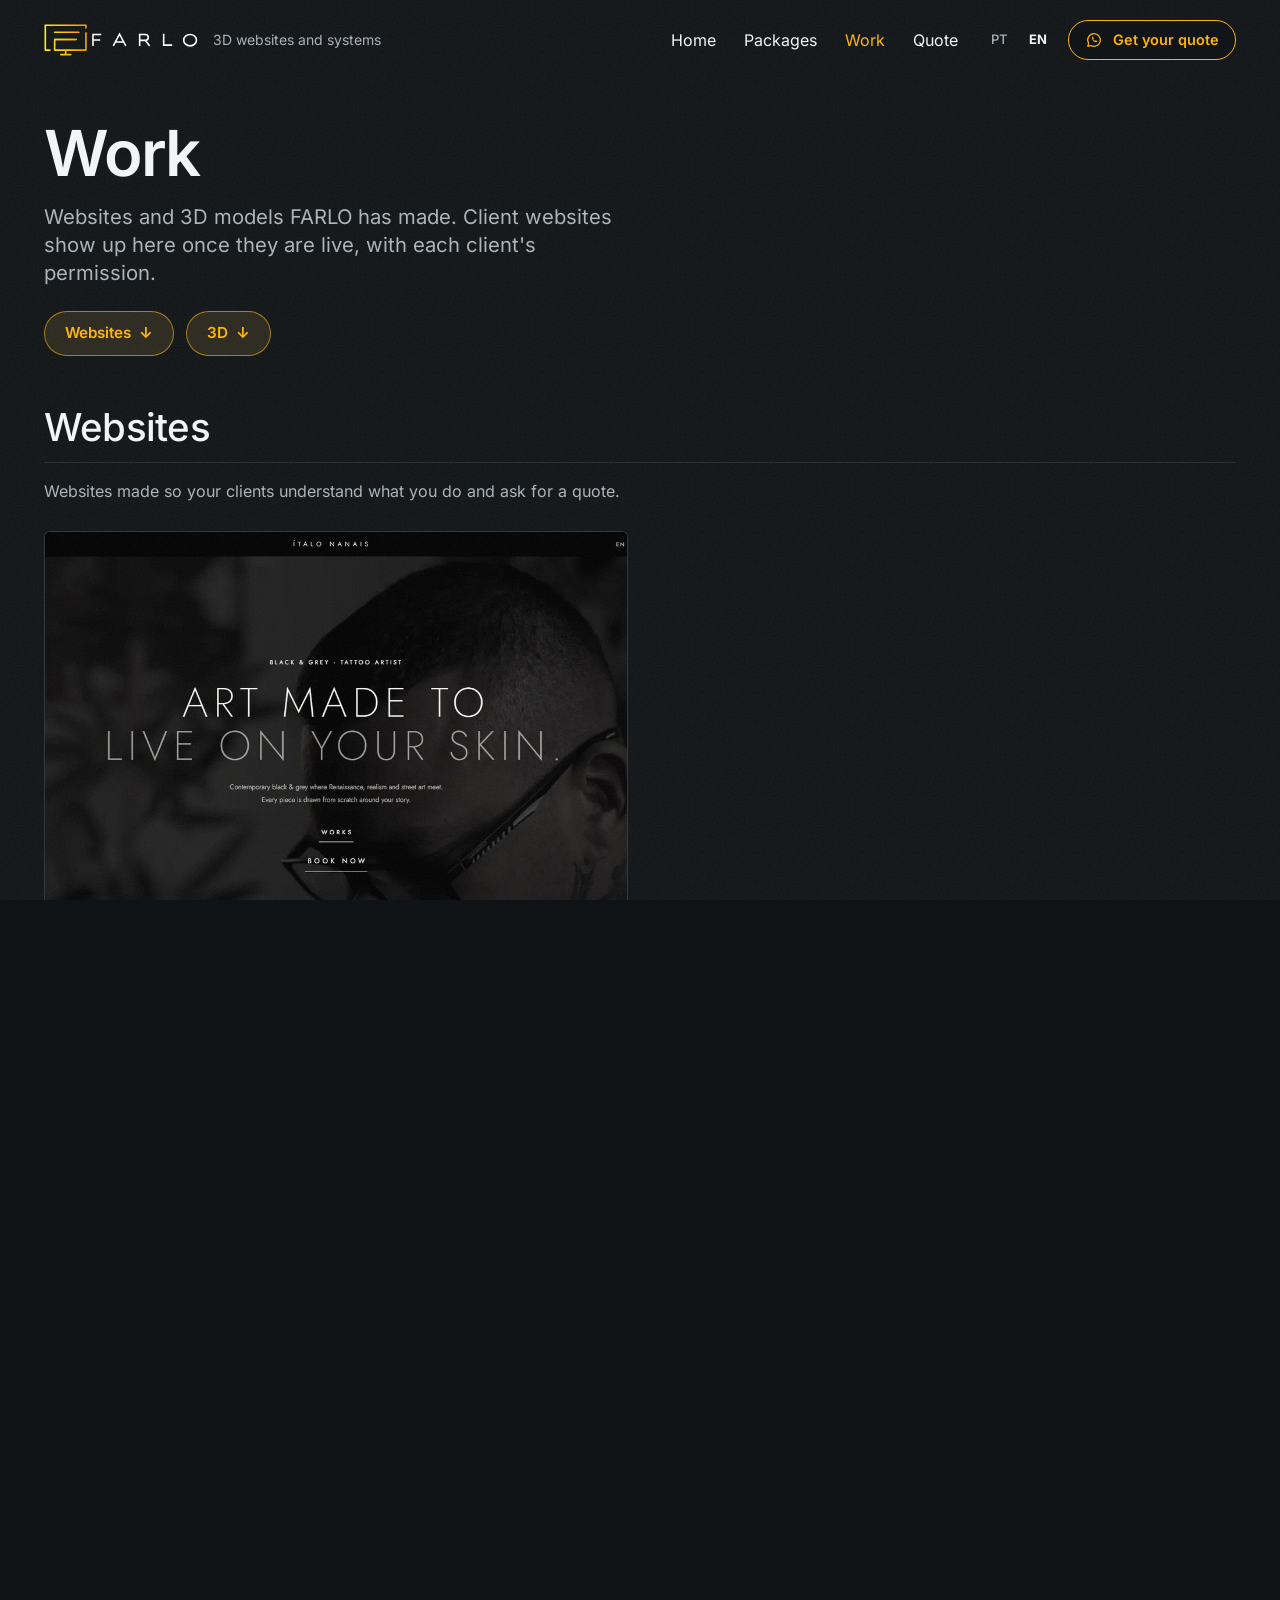
<file: en/portfolio.html>
<!doctype html>
<html lang="en">
<head>
<meta charset="utf-8">
<meta http-equiv="Content-Security-Policy" content="default-src 'self'; script-src 'self'; style-src 'self'; img-src 'self' data: blob:; font-src 'self'; media-src 'self'; connect-src 'self' blob:; worker-src 'self' blob:; object-src 'none'; base-uri 'self'; form-action 'self'">
<meta name="referrer" content="strict-origin-when-cross-origin">
<meta name="viewport" content="width=device-width, initial-scale=1">
<title>Work: websites and 3D made by FARLO</title>
<meta name="description" content="See websites and 3D models made by FARLO: tattoo artist Ítalo Nanais's website, the FAWÉ tote bag in 3D and an interactive demo house.">
<meta name="robots" content="noindex">

<meta name="theme-color" content="#101316">
<meta name="color-scheme" content="dark">
<link rel="canonical" href="https://farlo.online/en/portfolio.html">
<link rel="alternate" hreflang="pt-BR" href="https://farlo.online/portfolio.html">
<link rel="alternate" hreflang="en" href="https://farlo.online/en/portfolio.html">
<link rel="alternate" hreflang="x-default" href="https://farlo.online/portfolio.html">
<meta property="og:type" content="website">
<meta property="og:site_name" content="FARLO">
<meta property="og:title" content="Work: websites and 3D made by FARLO">
<meta property="og:description" content="See websites and 3D models made by FARLO: tattoo artist Ítalo Nanais's website, the FAWÉ tote bag in 3D and an interactive demo house.">
<meta property="og:url" content="https://farlo.online/en/portfolio.html">
<meta property="og:locale" content="en_US">
<meta property="og:image" content="https://farlo.online/assets/img/og/og-farlo.jpg">
<meta name="twitter:card" content="summary_large_image">
<link rel="icon" href="../assets/img/logo/favicon-64.png" type="image/png" sizes="64x64"><link rel="apple-touch-icon" href="../assets/img/logo/apple-touch-icon.png">
<script src="../js/boot.js"></script>
<link rel="stylesheet" href="../css/tokens.css">
<link rel="stylesheet" href="../css/main.css">
<link rel="stylesheet" href="../css/fx.css">
<script defer src="../js/layout.js"></script>
<script defer src="../js/content.js"></script>
<script defer src="../js/vendor/gsap.min.js"></script>
<script defer src="../js/vendor/ScrollTrigger.min.js"></script>
<script defer src="../js/vendor/ScrollSmoother.min.js"></script>
<script defer src="../js/fx/fx.js"></script>
<script defer src="../js/fx/loader.js"></script>
<script defer src="../js/fx/transition.js"></script>
<script defer src="../js/fx/smooth.js"></script>
<script defer src="../js/fx/menu.js"></script>
<script defer src="../js/fx/cursor.js"></script>
<script defer src="../js/fx/magnetic.js"></script>
<script defer src="../js/fx/reveal.js"></script>
<script defer src="../js/fx/progress.js"></script>
<script defer src="../js/fx/parallax.js"></script>
<script defer src="../js/main.js"></script>
<script type="application/ld+json">{"@context":"https://schema.org","@type":"CollectionPage","name":"Work: websites and 3D made by FARLO","description":"See websites and 3D models made by FARLO: tattoo artist Ítalo Nanais's website, the FAWÉ tote bag in 3D and an interactive demo house.","inLanguage":"en","about":{"@type":"ProfessionalService","name":"FARLO","url":"https://farlo.online/","email":"contato@farlo.online","telephone":"+55-62-99261-7854","image":"https://farlo.online/assets/img/og/og-farlo.jpg","sameAs":["https://www.instagram.com/matheus.farlo/"]}}</script>
</head>
<body data-page="work" data-lang="en" data-root="../">
<a class="skip-link" href="#main" data-i18n="skip">Skip to content</a>
<div class="loader" role="progressbar" aria-label="FARLO" aria-valuemin="0" aria-valuemax="100" aria-valuenow="0"><span class="loader__mark">FARLO</span><span class="loader__count" data-loader-count>000</span></div>
<header class="site-header fade-in-on-ready" id="site-header">
  <div class="site-header__inner">
    <a class="brand" href="index.html" aria-label="FARLO, go to home" data-i18n-attr="aria-label:brand.home"><img class="brand__logo" src="../assets/img/logo/farlo-logo.svg" width="154" height="32" alt=""><span class="brand__tag" data-i18n="brand.tag">3D websites and systems</span></a>
    <nav class="site-nav" aria-label="Main" data-i18n-attr="aria-label:nav.aria"><ul class="site-nav__list"><li><a class="roll" href="index.html" data-i18n="nav.home"><span class="roll__a">Home</span><span class="roll__b" aria-hidden="true">Home</span></a></li><li><a class="roll" href="packages.html" data-i18n="nav.packages"><span class="roll__a">Packages</span><span class="roll__b" aria-hidden="true">Packages</span></a></li><li><a class="roll" href="portfolio.html" data-i18n="nav.work" aria-current="page"><span class="roll__a">Work</span><span class="roll__b" aria-hidden="true">Work</span></a></li><li><a class="roll" href="contact.html" data-i18n="nav.contact"><span class="roll__a">Quote</span><span class="roll__b" aria-hidden="true">Quote</span></a></li></ul></nav>
    <div class="site-header__tools">
      <div class="lang" role="group" aria-label="Language" data-i18n-attr="aria-label:lang.aria"><a class="lang__link" lang="pt-BR" hreflang="pt-BR" href="../portfolio.html" data-lang-switch="pt" aria-label="Português">PT</a><a class="lang__link" lang="en" hreflang="en" href="portfolio.html" data-lang-switch="en" aria-label="English" aria-current="true">EN</a></div>
      <a class="btn btn--wa btn--sm btn--header" href="contact.html#form-title" aria-label="Get your quote" data-i18n-attr="aria-label:cta.quote"><svg class="icon" viewBox="0 0 24 24" aria-hidden="true" focusable="false"><path d="M12 3.6a8.4 8.4 0 0 0-7.2 12.7L3.7 20.4l4.2-1.1A8.4 8.4 0 1 0 12 3.6Z" fill="none" stroke="currentColor" stroke-width="1.6" stroke-linejoin="round"/><path d="M9.2 8.2c.2-.4.5-.4.7-.4h.5c.2 0 .4.1.5.4l.6 1.5c.1.2 0 .5-.1.6l-.5.6c.4.9 1.3 1.8 2.2 2.2l.6-.5c.2-.1.4-.2.6-.1l1.5.6c.3.1.4.3.4.5v.5c0 .2 0 .5-.4.7-.5.3-1.2.4-1.9.2-2.1-.6-3.8-2.3-4.4-4.4-.2-.7-.1-1.4.2-1.9Z" fill="currentColor"/></svg><span class="btn__text" data-i18n="cta.quote">Get your quote</span></a>
      <button class="menu-btn" type="button" aria-expanded="false" aria-controls="menu" data-menu-toggle><span class="menu-btn__open" data-i18n="nav.menu">Menu</span><span class="menu-btn__close" data-i18n="nav.close">Close</span></button>
    </div>
  </div>
</header>
<div class="menu" id="menu" role="dialog" aria-modal="true" aria-label="Navigation menu" data-i18n-attr="aria-label:nav.panel" hidden>
  <nav class="menu__nav" aria-label="Main" data-i18n-attr="aria-label:nav.aria"><ul class="menu__list"><li><a href="index.html" data-i18n="nav.home">Home</a></li><li><a href="packages.html" data-i18n="nav.packages">Packages</a></li><li><a href="portfolio.html" data-i18n="nav.work" aria-current="page">Work</a></li><li><a href="contact.html" data-i18n="nav.contact">Quote</a></li></ul></nav>
  <div class="menu__foot"><div class="lang" role="group" aria-label="Language" data-i18n-attr="aria-label:lang.aria"><a class="lang__link" lang="pt-BR" hreflang="pt-BR" href="../portfolio.html" data-lang-switch="pt" aria-label="Português">PT</a><a class="lang__link" lang="en" hreflang="en" href="portfolio.html" data-lang-switch="en" aria-label="English" aria-current="true">EN</a></div><a class="btn btn--wa" href="contact.html#form-title"><svg class="icon" viewBox="0 0 24 24" aria-hidden="true" focusable="false"><path d="M12 3.6a8.4 8.4 0 0 0-7.2 12.7L3.7 20.4l4.2-1.1A8.4 8.4 0 1 0 12 3.6Z" fill="none" stroke="currentColor" stroke-width="1.6" stroke-linejoin="round"/><path d="M9.2 8.2c.2-.4.5-.4.7-.4h.5c.2 0 .4.1.5.4l.6 1.5c.1.2 0 .5-.1.6l-.5.6c.4.9 1.3 1.8 2.2 2.2l.6-.5c.2-.1.4-.2.6-.1l1.5.6c.3.1.4.3.4.5v.5c0 .2 0 .5-.4.7-.5.3-1.2.4-1.9.2-2.1-.6-3.8-2.3-4.4-4.4-.2-.7-.1-1.4.2-1.9Z" fill="currentColor"/></svg><span class="btn__text" data-i18n="cta.quote">Get your quote</span></a></div>
</div>
<div id="smooth-wrapper" data-fx="smooth">
<div id="smooth-content">
<main id="main" tabindex="-1">
<section class="work-intro" aria-labelledby="work-title">
  <div class="container">
    <h1 class="t-3xl work-intro__title" id="work-title" data-i18n="work.h1">Work</h1>
    <p class="t-lg work-intro__sub" data-i18n="work.sub">Websites and 3D models FARLO has made. Client websites show up here once they are live, with each client's permission.</p>
    <nav class="page-nav" aria-label="On this page" data-i18n-attr="aria-label:work.nav.aria"><a class="chip3d" href="#sites" data-i18n="work.nav.sites">Websites</a><a class="chip3d" href="#modelos-3d" data-i18n="work.nav.3d">3D</a></nav>
  </div>
</section>

<section class="section works works__topic" id="sites" aria-labelledby="work-sites-title">
  <div class="container">
    <h2 class="t-2xl works__title" id="work-sites-title" data-i18n="work.sites.title">Websites</h2>
    <p class="muted works__sub" data-i18n="work.sites.sub">Websites made so your clients understand what you do and ask for a quote.</p>
    <ul class="works__list" role="list" data-fx="reveal-batch" data-fx-stagger=".08">
      <li class="panel work-card">
        <div class="work-card__media work-card__media--site"><img src="../assets/img/work/italo-nanais-site.webp" width="1200" height="750" loading="lazy" decoding="async" alt="Home page of the Ítalo Nanais website, a black &amp; grey tattoo artist" data-i18n-attr="alt:work.3.alt"></div>
        <div class="work-card__body"><p class="overline" data-i18n="work.3.tag">Business website</p><h3 class="work-card__title" data-i18n="work.3.title">Ítalo Nanais</h3><p class="muted" data-i18n="work.3.text">Website of tattoo artist Ítalo Nanais, who works in black &amp; grey. It presents his style, his work and his process, in Portuguese, English and Spanish, with a button to request a quote.</p><p class="work-card__foot works__foot"><span class="chip chip--case" data-i18n="work.3.status">Live</span><a class="link-arrow" href="https://italonanais.com/" target="_blank" rel="noopener noreferrer"><span data-i18n="work.3.link">Visit the website</span><span class="sr-only" data-i18n="work.3.newtab">(opens in a new tab)</span><svg class="icon" viewBox="0 0 24 24" aria-hidden="true" focusable="false"><path d="M5 12h14M13 6l6 6-6 6" fill="none" stroke="currentColor" stroke-width="1.5" stroke-linecap="round" stroke-linejoin="round"/></svg></a></p></div>
      </li>
    </ul>
  </div>
</section>

<section class="section works works__topic" id="modelos-3d" aria-labelledby="work-3d-title">
  <div class="container">
    <h2 class="t-2xl works__title" id="work-3d-title" data-i18n="work.3d.title">3D</h2>
    <p class="muted works__sub" data-i18n="work.3d.sub">Products and property in 3D that visitors rotate, explore and understand before they talk to you.</p>
    <ul class="works__list" role="list" data-fx="reveal-batch" data-fx-stagger=".08">
      <li class="panel work-card">
        <div class="work-card__media work-card__media--product"><img src="../assets/img/work/sacola-fawe-3d.jpg" width="1200" height="900" loading="lazy" decoding="async" alt="Red and cream striped tote bag with the FAWÉ label, as a 3D model" data-i18n-attr="alt:work.1.alt"></div>
        <div class="work-card__body"><p class="overline" data-i18n="work.1.tag">3D product model</p><h3 class="work-card__title" data-i18n="work.1.title">FAWÉ tote bag</h3><p class="muted" data-i18n="work.1.text">The brand's tote bag modeled in 3D for the website of FAWÉ, a talent agency. Visitors rotate the piece and see the label, handles and stitching up close.</p><p class="work-card__foot"><span class="chip chip--concept" data-i18n="work.1.status">Website in production</span></p></div>
      </li>
      <li class="panel work-card">
        <div class="work-card__media"><img src="../assets/img/residencia-3d.jpg" width="1280" height="720" loading="lazy" decoding="async" alt="Two-storey house with a pool as an interactive 3D model" data-i18n-attr="alt:work.2.alt"></div>
        <div class="work-card__body"><p class="overline" data-i18n="work.2.tag">Property demo</p><h3 class="work-card__title" data-i18n="work.2.title">Interactive 3D house</h3><p class="muted" data-i18n="work.2.text">A two-storey house made to show 3D for property: visitors step into each floor, swap finishes and switch between day and night.</p><p class="work-card__foot"><a class="link-arrow" href="../residencia-3d/index.html"><span data-i18n="work.2.link">Open the demo</span><svg class="icon" viewBox="0 0 24 24" aria-hidden="true" focusable="false"><path d="M5 12h14M13 6l6 6-6 6" fill="none" stroke="currentColor" stroke-width="1.5" stroke-linecap="round" stroke-linejoin="round"/></svg></a></p></div>
      </li>
    </ul>
  </div>
</section>

<section class="section cta cta--work" id="cta" aria-labelledby="cta-title">
  <div class="container cta__inner">
    <h2 class="display cta__title" id="cta-title" data-fx="reveal" data-i18n="work.cta.title">Want yours here?</h2>
    <div class="cta__actions"><a class="btn btn--wa btn--lg" href="contact.html#form-title"><svg class="icon" viewBox="0 0 24 24" aria-hidden="true" focusable="false"><path d="M12 3.6a8.4 8.4 0 0 0-7.2 12.7L3.7 20.4l4.2-1.1A8.4 8.4 0 1 0 12 3.6Z" fill="none" stroke="currentColor" stroke-width="1.6" stroke-linejoin="round"/><path d="M9.2 8.2c.2-.4.5-.4.7-.4h.5c.2 0 .4.1.5.4l.6 1.5c.1.2 0 .5-.1.6l-.5.6c.4.9 1.3 1.8 2.2 2.2l.6-.5c.2-.1.4-.2.6-.1l1.5.6c.3.1.4.3.4.5v.5c0 .2 0 .5-.4.7-.5.3-1.2.4-1.9.2-2.1-.6-3.8-2.3-4.4-4.4-.2-.7-.1-1.4.2-1.9Z" fill="currentColor"/></svg><span class="btn__text" data-i18n="cta.quote">Get your quote</span></a></div>
  </div>
</section>
</main>
<footer class="site-footer">
  <div class="container site-footer__grid">
    <div><p class="site-footer__mark">FARLO</p><p class="site-footer__made"><span data-i18n="footer.made">Built with method by FARLO</span> · 2026</p></div>
    <nav aria-label="Footer" data-i18n-attr="aria-label:footer.nav"><ul class="site-footer__list"><li><a href="index.html" data-i18n="nav.home">Home</a></li><li><a href="packages.html" data-i18n="nav.packages">Packages</a></li><li><a href="portfolio.html" data-i18n="nav.work" aria-current="page">Work</a></li><li><a href="contact.html" data-i18n="nav.contact">Quote</a></li></ul></nav>
    <div><p class="overline" data-i18n="footer.contacts">Contacts</p><ul class="site-footer__list">
      <li><a href="contact.html#form-title">WhatsApp</a></li>
      <li><a href="https://www.instagram.com/matheus.farlo/" target="_blank" rel="noopener noreferrer">Instagram</a></li>
      <li><a href="mailto:contato@farlo.online">E-mail</a></li>
      </ul></div>
    <div class="lang lang--footer" role="group" aria-label="Language" data-i18n-attr="aria-label:lang.aria"><a class="lang__link" lang="pt-BR" hreflang="pt-BR" href="../portfolio.html" data-lang-switch="pt" aria-label="Português">PT</a><a class="lang__link" lang="en" hreflang="en" href="portfolio.html" data-lang-switch="en" aria-label="English" aria-current="true">EN</a></div>
  </div>
</footer>
</div>
</div>
<div class="cursor" aria-hidden="true"></div>
</body>
</html>
</file>
<file: css/tokens.css>
﻿/* Tokens de design do FARLO (de .site-build/01-reverso/tokens.json).
   Componente nenhum usa cor fixa: tudo vem daqui. */
:root {
  /* cor */
  --c-950: #07090b;          /* loader */
  --c-900: #101316;          /* fundo (preto-tinta) */
  --c-800: #171b1f;          /* superfície 1 */
  --c-700: #20262b;          /* superfície 2 */
  --c-600: #2c343a;          /* superfície 3, trilhos */
  --text: #f2f4f5;          /* branco (branco-osso) */
  --muted: #a9b3ba;
  --faint: #7f8b93;          /* só em 900/800; em 700/600 só ≥ 24px */
  --on-accent: var(--c-900);
  --lime: #ffb400;           /* ação e estado */
  --lime-strong: #ffc933;
  --cyan: #ff7a1a;           /* neons: luz e ênfase */
  --magenta: #c9d1d6;
  --danger: #ff6b6b;          /* avisos de campo obrigatório */
  --violet: #7d8b96;
  --border: rgb(255 255 255 / .10);
  --overlay-label: color-mix(in srgb, var(--c-900) 65%, transparent);
  --focus: var(--lime);

  /* tipografia */
  --font-body: "Inter", "Inter Fallback", system-ui, sans-serif;
  --font-display: var(--font-body);
  --fs-2xs: .64rem;
  --fs-base: 1rem;
  --fs-lg: 1.266rem;
  --fs-xl: 1.424rem;
  --fs-2xl: clamp(1.6rem, 1.2rem + 1.6vw, 2.4rem);
  --fs-3xl: clamp(2.2rem, 1.4rem + 3.2vw, 4rem);
  --fs-display: clamp(3rem, 1.6rem + 6vw, 7.5rem);
  --fs-mega: clamp(4.5rem, 2rem + 14vw, 18rem);
  --lh-base: 1.5rem;
  --lh-lg: 1.75rem;
  --lh-xl: 2rem;
  --lh-display: .95;
  --tracking-overline: .1em;
  --tracking-display: -.035em;

  /* espaço */
  --unit-chrome: calc(100vw / 1536);
  --header-inset: calc(100vw / 1536 * 50);
  --section: clamp(3.5rem, 1.5rem + 4.5vw, 5.5rem);
  --gutter: clamp(1.25rem, .75rem + 2.5vw, 3rem);
  --content-max: 90rem;
  --header-h: 4.5rem;

  /* forma */
  --radius: .375rem;
  --radius-pill: 999px;
  --blur: blur(4px) saturate(180%);

  /* movimento */
  --ease: cubic-bezier(.4, 0, .2, 1);
  --ease-expo-out: cubic-bezier(.16, 1, .3, 1);
  --t-fast: .15s;
  --t-base: .3s;
  --t-fade: 1s;

  /* carrossel */
  --carousel-ratio: 16 / 10;
  --carousel-card: 55vw;
  --carousel-card-mobile: 84vw;
  --carousel-perspective: 1400px;

  /* cursor */
  --cursor-size: 10px;
  --cursor-size-hover: 44px;

  /* camadas */
  --z-content: 10;
  --z-header: 30;
  --z-panel: 31;
  --z-cursor: 40;
  --z-loader: 50;
}
</file>
<file: css/main.css>
﻿/* FARLO — estilos. Tokens em css/tokens.css. Sem JS a página tem de estar completa e visível:
   estados "escondidos" só existem sob classes que o JS põe (.rv-wait) ou sob html.js com failsafe. */

/* ---------- fonte ---------- */
@font-face {
  font-family: "Inter";
  font-style: normal;
  font-weight: 100 900;
  font-display: swap;
  src: url("../assets/fonts/inter-latin-ext.woff2") format("woff2");
  unicode-range: U+0100-02BA, U+02BD-02C5, U+02C7-02CC, U+02CE-02D7, U+02DD-02FF, U+0304, U+0308, U+0329, U+1D00-1DBF, U+1E00-1E9F, U+1EF2-1EFF, U+2020, U+20A0-20AB, U+20AD-20C4, U+2113, U+2C60-2C7F, U+A720-A7FF;
}
@font-face {
  font-family: "Inter";
  font-style: normal;
  font-weight: 100 900;
  font-display: swap;
  src: url("../assets/fonts/inter-latin.woff2") format("woff2");
  unicode-range: U+0000-00FF, U+0131, U+0152-0153, U+02BB-02BC, U+02C6, U+02DA, U+02DC, U+0304, U+0308, U+0329, U+2000-206F, U+20AC, U+2122, U+2191, U+2193, U+2212, U+2215, U+FEFF, U+FFFD;
}
@font-face {
  font-family: "Inter Fallback";
  src: local("Arial");
  size-adjust: 107.4%;
  ascent-override: 90.2%;
  descent-override: 22.5%;
  line-gap-override: 0%;
}

/* ---------- base ---------- */
*, *::before, *::after { box-sizing: border-box; }
html {
  background: var(--c-900);
  color: var(--text);
  font-size: 100%;
  -webkit-text-size-adjust: 100%;
  scroll-padding-top: 6rem;
}
@media (prefers-reduced-motion: no-preference) { html { scroll-behavior: smooth; } }
body {
  margin: 0;
  background: var(--c-900);
  color: var(--text);
  font-family: var(--font-body);
  font-size: var(--fs-base);
  line-height: var(--lh-base);
  font-kerning: normal;
  -webkit-font-smoothing: antialiased;
  text-rendering: optimizeLegibility;
}
img, picture, svg { display: block; max-width: 100%; }
img { height: auto; }
h1, h2, h3, p, ul, ol, dl, dd, figure, blockquote { margin: 0; }
ul, ol { padding: 0; list-style: none; }
a { color: inherit; text-decoration: none; }
button { font: inherit; color: inherit; background: none; border: 0; padding: 0; cursor: pointer; }
[hidden] { display: none !important; }
:focus-visible { outline: 2px solid var(--focus); outline-offset: 3px; }
::selection { background: var(--lime); color: var(--on-accent); }
main:focus { outline: none; }

.skip-link {
  position: fixed; left: 1rem; top: -4rem; z-index: 100;
  padding: .6rem 1rem; border-radius: var(--radius);
  background: var(--lime); color: var(--on-accent); font-weight: 600;
}
.skip-link:focus { top: 1rem; }

.container { width: min(100% - 2 * var(--gutter), var(--content-max)); margin-inline: auto; }
.section { padding-block: var(--section); }
.muted { color: var(--muted); }
.icon { width: 1.25em; height: 1.25em; flex: none; }

/* ---------- tipografia ---------- */
.overline {
  font-size: var(--fs-2xs); font-weight: 500; line-height: 1.5;
  text-transform: uppercase; letter-spacing: var(--tracking-overline); color: var(--muted);
}
.t-lg { font-size: var(--fs-lg); line-height: var(--lh-lg); color: var(--muted); }
.t-2xl { font-size: var(--fs-2xl); line-height: 1.2; letter-spacing: -.02em; font-weight: 500; }
.t-3xl { font-size: var(--fs-3xl); line-height: 1.05; letter-spacing: -.03em; font-weight: 600; }
.display {
  font-family: var(--font-display); font-size: var(--fs-display); font-weight: 700;
  line-height: var(--lh-display); letter-spacing: var(--tracking-display);
}
.overline + .t-3xl, .overline + .display { margin-top: .75rem; }

/* ---------- placeholders [PH] ---------- */
.ph-tag {
  display: inline-block; margin: 0 0 1.25rem; padding: .25rem .6rem;
  border: 1px dashed currentColor; border-radius: var(--radius);
  color: var(--magenta); font-size: .8rem; line-height: 1.4; font-weight: 500;
}
.ph-note {
  margin-top: .6rem; padding: .45rem .7rem; width: fit-content; max-width: 100%;
  border: 1px dashed var(--faint); border-radius: var(--radius);
  color: var(--muted); font-size: .875rem; line-height: 1.45;
}
.ph-note--box { padding: 1rem; }
.ph-inline { color: var(--muted); border-bottom: 1px dashed var(--faint); width: fit-content; }
.ph-box {
  margin-top: 1.5rem; padding: 1rem; border: 1px dashed var(--faint); border-radius: var(--radius);
  color: var(--muted); font-size: .875rem; text-align: center;
}

/* ---------- botões e links ---------- */
.btn {
  display: inline-flex; align-items: center; justify-content: center; gap: .6rem;
  min-height: 2.75rem; padding: .7rem 1.4rem; border-radius: var(--radius-pill);
  font-weight: 600; line-height: 1.2; white-space: nowrap;
  transition: background-color var(--t-fast) var(--ease), color var(--t-fast) var(--ease), border-color var(--t-fast) var(--ease);
}
.btn--wa { background: var(--lime); color: var(--on-accent); }
.btn--wa:hover { background: var(--lime-strong); }
.btn--sm { min-height: 2.5rem; padding: .5rem 1rem; font-size: .9rem; }
.btn--lg { padding: 1rem 1.8rem; font-size: var(--fs-lg); }
.btn--xl { padding: 1.4rem 2.4rem; font-size: var(--fs-xl); }
@media (max-width: 40rem) { .btn--xl { padding: 1.1rem 1.5rem; font-size: var(--fs-lg); max-width: 100%; } }
.btn--ghost { border: 1px solid var(--faint); color: var(--text); background: transparent; }
.btn--ghost:hover { border-color: var(--lime); color: var(--lime); }
/* só 1 botão lima preenchido por viewport: a pílula do header é contornada */
.btn--header {
  background: var(--overlay-label); color: var(--lime); border: 1px solid var(--lime);
  -webkit-backdrop-filter: var(--blur); backdrop-filter: var(--blur);
}
.btn--header:hover { background: var(--lime); color: var(--on-accent); }

.link-arrow { display: inline-flex; align-items: center; gap: .5rem; min-height: 2.75rem; font-weight: 500; transition: color var(--t-fast) var(--ease); }
.link-arrow .icon { transition: transform var(--t-base) var(--ease-expo-out); }
.link-arrow:hover { color: var(--lime); }
@media (hover: hover) { .link-arrow:hover .icon { transform: translateX(.25rem); } }

/* link com texto que rola (G4) */
.roll { position: relative; display: inline-block; overflow: hidden; height: var(--lh-base); line-height: var(--lh-base); vertical-align: top; transition: color var(--t-fast) var(--ease); }
.roll__a { display: block; transition: transform var(--t-base) var(--ease); }
.roll__b { position: absolute; left: 0; top: 100%; color: var(--lime); transition: transform var(--t-base) var(--ease); white-space: nowrap; }
.roll:hover { color: var(--lime); }
.roll[aria-current="page"] { color: var(--lime); }
@media (hover: hover) {
  .roll:hover .roll__a, .roll:focus-visible .roll__a, .roll:hover .roll__b, .roll:focus-visible .roll__b { transform: translateY(-100%); }
}

.chip {
  display: inline-block; padding: .15rem .6rem; border: 1px solid currentColor; border-radius: var(--radius-pill);
  font-size: .75rem; line-height: 1.4; font-weight: 500; white-space: nowrap;
}
.chip--case { color: var(--cyan); }
.chip--concept { color: var(--violet); }

.icon-btn {
  display: inline-grid; place-items: center; width: 2.75rem; height: 2.75rem; border-radius: 50%;
  border: 1px solid var(--faint); transition: border-color var(--t-fast) var(--ease), color var(--t-fast) var(--ease);
}
.icon-btn:hover { border-color: var(--lime); color: var(--lime); }

/* ---------- loader (G1) ---------- */
.loader {
  position: fixed; inset: 0; z-index: var(--z-loader); display: none; place-items: center;
  background: var(--c-950);
}
.show-loader .loader { display: grid; animation: loader-failsafe .01s 1.4s forwards; }
.loader.is-out { opacity: 0; visibility: hidden; transition: opacity .35s var(--ease-expo-out), visibility 0s .35s; }
.loader__mark { font-size: var(--fs-3xl); font-weight: 700; letter-spacing: var(--tracking-display); }
.loader__count {
  position: absolute; left: 50%; bottom: 2rem; transform: translateX(-50%);
  font-variant-numeric: tabular-nums; font-size: var(--fs-lg); color: var(--muted); letter-spacing: .05em;
}
@keyframes loader-failsafe { to { opacity: 0; visibility: hidden; } }

/* entrada da UI (M02): só some sob html.js, com failsafe de CSS */
.js .fade-in-on-ready { opacity: 0; transition: opacity var(--t-fade) var(--ease-expo-out), background-color var(--t-base) var(--ease); animation: ready-failsafe .01s 1.2s forwards; }
.js.is-ready .fade-in-on-ready { opacity: 1; }
@keyframes ready-failsafe { to { opacity: 1; } }

/* ---------- header (G2) ---------- */
.site-header {
  position: fixed; top: 0; left: 0; right: 0; z-index: var(--z-header);
  border-bottom: 1px solid transparent;
}
.site-header.is-scrolled {
  /* sem backdrop-filter: header fixo sobre ScrollSmoother/pins repintaria o blur a cada frame (auditoria de desempenho) */
  background: color-mix(in srgb, var(--c-800) 96%, transparent); border-bottom-color: var(--border);
}
.site-header__inner {
  display: flex; flex-wrap: wrap; align-items: center; justify-content: space-between; gap: .75rem 1.5rem;
  padding: clamp(.75rem, 1.4vw, 1.25rem) max(var(--header-inset), var(--gutter));
}
.brand { display: flex; align-items: baseline; gap: .9rem; }
.brand__mark { font-size: 1.35rem; font-weight: 700; letter-spacing: var(--tracking-display); line-height: 1.5; }
.brand__tag { display: none; color: var(--muted); font-size: .875rem; }
@media (min-width: 40rem) { .brand__tag { display: inline; } }
.site-nav { margin-left: auto; }
.site-nav__list { display: flex; gap: 1.75rem; }
.site-header__tools { display: flex; align-items: center; gap: .75rem; }
.lang { display: flex; gap: .15rem; font-size: .8125rem; font-weight: 500; }
.lang__link { display: inline-flex; align-items: center; min-height: 2.75rem; padding: .35rem .6rem; border-radius: var(--radius); color: var(--muted); transition: color var(--t-fast) var(--ease); line-height: 1.2; }
.lang__link:hover { color: var(--lime); }
.lang__link[aria-current="true"] { color: var(--text); font-weight: 700; }
.menu-btn { display: none; }
.menu-btn__close { display: none; }
.menu-btn[aria-expanded="true"] .menu-btn__open { display: none; }
.menu-btn[aria-expanded="true"] .menu-btn__close { display: inline; }

@media (max-width: 59.99rem) {
  .js .site-nav, .js .site-header .lang { display: none; }
  .js .menu-btn {
    display: inline-flex; align-items: center; min-height: 2.5rem; padding: .4rem 1rem; font-weight: 600; font-size: .9rem;
    border-radius: var(--radius); background: var(--overlay-label); border: 1px solid var(--border);
    -webkit-backdrop-filter: var(--blur); backdrop-filter: var(--blur);
  }
  .site-header .btn--header { padding: .5rem; min-width: 2.5rem; }
  .site-header .btn--header .btn__text { display: none; }
  .site-nav__list { gap: 1rem; font-size: .875rem; }
  .site-nav { order: 3; width: 100%; margin: 0; }
}

/* menu mobile (G3) */
.menu {
  position: fixed; inset: 0; z-index: var(--z-panel); display: flex; flex-direction: column; justify-content: space-between; gap: 2rem;
  padding: calc(var(--header-h) + 2rem) var(--gutter) 2rem; background: var(--c-800); overflow-y: auto; overscroll-behavior: contain;
  animation: menu-in .25s var(--ease) both;
}
.menu[hidden] { display: none !important; }
.menu-open .site-header { z-index: calc(var(--z-panel) + 1); background: transparent; -webkit-backdrop-filter: none; backdrop-filter: none; border-bottom-color: transparent; }
.menu__list { display: grid; gap: .5rem; }
.menu__list a { display: block; padding: .35rem 0; font-size: var(--fs-3xl); font-weight: 600; letter-spacing: -.03em; line-height: 1.1; transition: color var(--t-fast) var(--ease); }
.menu__list a:hover, .menu__list a[aria-current="page"] { color: var(--lime); }
.menu__foot { display: grid; gap: 1.5rem; justify-items: start; }
.menu .lang { font-size: 1rem; }
@keyframes menu-in { from { opacity: 0; } }
@media (min-width: 60rem) { .menu { display: none !important; } }

/* ---------- hero (H1) ---------- */
.hero {
  position: relative; min-height: 100svh; display: flex; flex-direction: column; justify-content: space-between;
  padding-top: calc(var(--header-h) + 2.5rem); overflow: clip;
}
.hero__glow { position: absolute; inset: 0; pointer-events: none; overflow: hidden; z-index: 0;
  /* G-04: a borda de baixo some em degradê, em vez de cortar o brilho em linha reta */
  -webkit-mask-image: linear-gradient(#000 78%, transparent); mask-image: linear-gradient(#000 78%, transparent); }
.hero__glow::before, .hero__glow::after {
  content: ""; position: absolute; width: 60vmax; height: 60vmax; border-radius: 50%; opacity: .3;
  animation: drift 18s linear infinite alternate;
}
.hero__glow::before { left: -18vmax; top: -24vmax; background: radial-gradient(closest-side, var(--cyan), transparent); }
.hero__glow::after { right: -22vmax; bottom: -28vmax; background: radial-gradient(closest-side, var(--violet), transparent); animation-delay: -9s; }
.hero__glow.is-paused::before, .hero__glow.is-paused::after { animation-play-state: paused; }
@keyframes drift { from { transform: translate3d(0, 0, 0) scale(1); } to { transform: translate3d(6vmax, 4vmax, 0) scale(1.15); } }
.hero__top, .hero__mega { position: relative; z-index: 1; }
.hero__title { max-width: 22ch; }
.hero__actions { display: flex; flex-wrap: wrap; align-items: center; gap: 1.25rem 2rem; margin-top: 2.5rem; }
.hero__mega {
  margin: 2rem 0 0; padding-inline: var(--gutter); font-size: var(--fs-mega); font-weight: 700;
  letter-spacing: var(--tracking-display); line-height: .8; white-space: nowrap; color: var(--c-600); user-select: none;
  padding-bottom: .05em;
}

/* ---------- manifesto (H2) ---------- */
.manifesto__grid { display: grid; gap: 1.5rem 3rem; }
.manifesto__text { max-width: 36ch; margin-bottom: 1.5rem; }
@media (min-width: 48rem) { .manifesto__grid { grid-template-columns: minmax(0, 1fr) minmax(0, 3fr); } .manifesto__text { max-width: 40ch; } }

/* ---------- trabalhos (H3) ---------- */
.works__head { display: flex; flex-wrap: wrap; align-items: end; justify-content: space-between; gap: 1rem 2rem; margin-bottom: 3rem; }
.works__viewport {
  overflow-x: auto; scroll-snap-type: x mandatory; scroll-padding-inline: var(--gutter);
  padding: .5rem var(--gutter) 1.5rem; scrollbar-width: thin; scrollbar-color: var(--c-600) transparent;
}
.fx-track { display: flex; gap: 1.5rem; }
.works .fx-track { width: max-content; }
.works .fx-panel { flex: 0 0 clamp(17rem, 42vw, 38rem); scroll-snap-align: start; }
.case-card { display: block; }
.case-card__media {
  position: relative; aspect-ratio: 16 / 10; background: var(--c-700); border-radius: var(--radius); overflow: hidden;
}
.case-card__media img { width: 100%; height: 100%; object-fit: cover; transition: transform var(--t-base) var(--ease-expo-out); }
.case-card__view {
  position: absolute; right: .75rem; bottom: .75rem; padding: .35rem .7rem; border-radius: var(--radius);
  background: var(--overlay-label); -webkit-backdrop-filter: var(--blur); backdrop-filter: var(--blur);
  font-size: .8125rem; font-weight: 500; opacity: 0; transform: translateY(.4rem);
  transition: opacity var(--t-base) var(--ease-expo-out), transform var(--t-base) var(--ease-expo-out);
}
.case-card:focus-visible .case-card__view { opacity: 1; transform: none; }
@media (hover: hover) {
  .case-card:hover .case-card__view { opacity: 1; transform: none; }
  .case-card:hover img { transform: scale(1.03); }
}
.case-card__meta { display: grid; grid-template-columns: 1fr auto; align-items: center; gap: .15rem 1rem; padding-top: 1rem; }
.case-card__name { font-size: var(--fs-xl); line-height: var(--lh-xl); font-weight: 500; letter-spacing: -.01em; transition: color var(--t-fast) var(--ease); }
.case-card:hover .case-card__name { color: var(--lime); }
.case-card__segment { grid-column: 1; color: var(--muted); font-size: .9375rem; }
.case-card__meta .chip { grid-column: 2; grid-row: 1 / span 2; }

/* ---------- serviços (H4) ---------- */
.services__list { display: grid; gap: 0; margin-top: 3rem; border-bottom: 1px solid var(--border); }
.service { padding: 1.75rem 0; border-top: 1px solid var(--border); }
.service__title { font-size: var(--fs-xl); line-height: var(--lh-xl); font-weight: 500; }
@media (min-width: 38rem) { .services__list { grid-template-columns: repeat(2, minmax(0, 1fr)); gap: 0 3rem; } }

/* ---------- processo (H5) ---------- */
.process__body { position: relative; margin-block: 3rem 2rem; }
.process__line { display: none; position: absolute; left: 0; top: 0; width: 100%; height: 2px; overflow: visible; }
.process__line path { fill: none; stroke-width: 2px; }
.process__line-bg { stroke: var(--c-600); }
.process__line-fg { stroke: var(--lime); stroke-dasharray: 1; stroke-dashoffset: 0; }
.process__steps { display: grid; gap: 1.75rem; }
.step { padding-left: 1.25rem; border-left: 2px solid var(--c-600); }
.step.is-active { border-left-color: var(--lime); }
.step__n { display: block; font-variant-numeric: tabular-nums; color: var(--faint); font-weight: 600; }
.step.is-active .step__n { color: var(--lime); }
.step__title { font-size: var(--fs-xl); line-height: var(--lh-xl); font-weight: 500; margin-top: .25rem; }
@media (min-width: 64rem) {
  .process { min-height: 100svh; display: flex; align-items: center; }
  .process > .container { width: min(100% - 2 * var(--gutter), var(--content-max)); }
  .process__line { display: block; }
  .process__steps { grid-template-columns: repeat(5, minmax(0, 1fr)); gap: 1.5rem; }
  .step { padding: 1.5rem 0 0; border-left: 0; }
}

/* ---------- provas (H6) ---------- */
.proof__grid { display: grid; gap: 1rem; margin-top: 3rem; }
.panel { background: var(--c-800); border-radius: var(--radius); padding: 1.5rem; }
.panel__title { font-size: var(--fs-lg); line-height: var(--lh-lg); font-weight: 600; margin-bottom: 1rem; }
.ticks { display: grid; gap: .75rem; }
.ticks li { display: flex; gap: .75rem; align-items: flex-start; color: var(--muted); }
.ticks .icon { color: var(--cyan); margin-top: .2rem; }
@media (min-width: 48rem) { .proof__grid { grid-template-columns: repeat(3, minmax(0, 1fr)); } }

/* ---------- CTA (H8 / P4) ---------- */
.cta__inner { display: grid; justify-items: start; gap: 1.5rem; }
.cta__title { max-width: 14ch; }
.cta__text { max-width: 34rem; }
.cta__actions { display: flex; flex-wrap: wrap; align-items: center; gap: 1rem 2rem; }
.cta .ph-tag { margin: 0; }

/* ---------- rodapé (G7) ---------- */
.site-footer { border-top: 1px solid var(--border); padding-block: 4rem 3rem; }
.site-footer__grid { display: grid; gap: 2.5rem; }
.site-footer__mark { font-size: 2rem; font-weight: 700; letter-spacing: var(--tracking-display); line-height: 1.2; }
.site-footer__made { color: var(--muted); font-size: .9375rem; margin-top: .5rem; }
.site-footer__list { display: grid; gap: .35rem; margin-top: .5rem; }
.site-footer__list a { display: inline-flex; align-items: center; min-height: 2.75rem; }
.site-footer__list a:hover { color: var(--lime); }
.menu__list a, .menu .lang__link { min-height: 2.75rem; }
.lang--footer { align-self: start; }
@media (min-width: 48rem) { .site-footer__grid { grid-template-columns: 1.4fr 1fr 1.2fr auto; } }

/* ---------- portfólio ---------- */
.work-intro { padding-top: calc(var(--header-h) + 3rem); padding-bottom: 1rem; }
.work-intro .ph-tag { margin: 1rem 0 0; }

.carousel { position: relative; }
.carousel__track {
  display: flex; gap: 1rem; overflow-x: auto; scroll-snap-type: x mandatory; scroll-padding-inline: var(--gutter);
  padding: .5rem var(--gutter) 1.5rem; scrollbar-width: thin; scrollbar-color: var(--c-600) transparent;
}
.carousel__item { flex: 0 0 var(--carousel-card-mobile); scroll-snap-align: center; }
@media (min-width: 48rem) { .carousel__item { flex-basis: var(--carousel-card); } }
.carousel__card { display: block; }
.carousel__media { display: block; aspect-ratio: var(--carousel-ratio); background: var(--c-700); border-radius: var(--radius); overflow: hidden; }
.carousel__media img { width: 100%; height: 100%; object-fit: cover; transition: transform var(--t-base) var(--ease-expo-out); }
@media (hover: hover) { .carousel__card:hover .carousel__media img { transform: scale(1.03); } }
.carousel__caption { display: flex; align-items: center; justify-content: space-between; gap: 1rem; padding-top: .75rem; }
.carousel__name { font-size: var(--fs-xl); line-height: var(--lh-xl); font-weight: 500; }
.carousel__ui { display: none; }

/* modo 3D (classe .is-3d posta pelo JS: ≥ 48rem e sem reduced-motion) */
.carousel.is-3d .carousel__stage { perspective: var(--carousel-perspective); overflow: hidden; padding-block: 1.5rem; }
.carousel.is-3d .carousel__track {
  display: block; position: relative; overflow: visible; padding: 0; width: 100%;
  height: calc(var(--carousel-card) * 10 / 16); scroll-snap-type: none; transform-style: preserve-3d;
}
.carousel.is-3d .carousel__item {
  position: absolute; top: 0; left: 50%; width: var(--carousel-card); margin-left: calc(var(--carousel-card) / -2);
  transform: translateX(calc(var(--x, 0) * 1%)) translateZ(calc(var(--z, 0) * 1vw)) rotateY(calc(var(--r, 0) * 1deg)) scale(var(--s, 1));
  opacity: var(--o, 1);
  transition: transform .9s var(--ease-expo-out), opacity .6s var(--ease-expo-out);
}
.carousel.is-3d .carousel__caption { position: absolute; width: 1px; height: 1px; overflow: hidden; clip-path: inset(50%); padding: 0; }
.carousel.is-3d .carousel__card:focus-visible { outline-offset: 6px; }
.carousel.is-3d .carousel__track { touch-action: pan-y; }
/* Correção do clique nos cards laterais: o plano do trilho (z = 0, preserve-3d) ficava na frente dos
   cards com translateZ negativo e engolia o clique do mouse. O trilho não recebe ponteiro; os cards sim
   (o swipe do main.js ouve no trilho e recebe o evento que sobe dos cards). */
.carousel.is-3d .carousel__track { pointer-events: none; }
.carousel.is-3d .carousel__item { pointer-events: auto; }
.carousel.is-3d .carousel__ui { display: grid; justify-items: center; gap: .75rem; padding: 0 var(--gutter) 3rem; }
.carousel__arc { width: 7.5rem; height: auto; overflow: visible; }
.carousel__arc path { fill: none; stroke-width: 1.5; }
.carousel__arc-bg { stroke: var(--c-600); }
.carousel__arc-fg { stroke: var(--lime); stroke-linecap: round; stroke-dasharray: 100; stroke-dashoffset: var(--arc-offset, 0); transition: stroke-dashoffset .9s var(--ease-expo-out); }
.carousel__bar { display: flex; align-items: center; gap: 1rem; }
.carousel__label {
  display: flex; align-items: center; justify-content: center; gap: .9rem; min-width: 17rem; padding: .85rem 1.25rem;
  background: var(--overlay-label); -webkit-backdrop-filter: var(--blur); backdrop-filter: var(--blur);
  border: 1px solid var(--border); border-radius: var(--radius);
}
.carousel__label-name { font-size: var(--fs-xl); line-height: 1.1; font-weight: 500; }
.carousel__count { font-variant-numeric: tabular-nums; color: var(--muted); font-size: .875rem; }

/* cases em artigo (P3) */
.cases { border-bottom: 1px solid var(--border); }
.case { padding-block: var(--section) calc(var(--section) * .6); border-top: 1px solid var(--border); scroll-margin-top: 4rem; }
.case__head { display: flex; flex-wrap: wrap; align-items: center; gap: .75rem 1.25rem; margin-bottom: 3rem; }
.case__n { font-size: var(--fs-2xl); color: var(--faint); font-variant-numeric: tabular-nums; font-weight: 500; }
.case__head h2 { margin: 0; }
.case__grid { display: grid; gap: 2.5rem; }
.case__sub { font-size: var(--fs-lg); line-height: var(--lh-lg); font-weight: 600; margin-top: 2rem; }
.case__media { display: grid; gap: 1rem; align-items: start; }
.shot { border-radius: var(--radius); overflow: hidden; background: var(--c-700); }
.shot img { width: 100%; height: auto; }
.shot--mobile { max-width: 12rem; }
@media (min-width: 48rem) {
  .case__media { grid-template-columns: minmax(0, 2.2fr) minmax(0, 1fr); }
  .case__note { grid-column: 1 / -1; }
  .shot--mobile { max-width: none; }
}
@media (min-width: 64rem) { .case__grid { grid-template-columns: minmax(0, 5fr) minmax(0, 7fr); gap: 4rem; } .case__text { padding-top: .5rem; } }

.meta { display: grid; grid-template-columns: repeat(2, minmax(0, 1fr)); gap: 1.25rem 2rem; }
.meta dt { font-size: .75rem; text-transform: uppercase; letter-spacing: var(--tracking-overline); color: var(--muted); font-weight: 500; }
.meta dd { margin-top: .25rem; }
.meta--stack { grid-template-columns: 1fr; margin-top: 2rem; }
.meta--wide { grid-template-columns: repeat(2, minmax(0, 1fr)); }

.cta--work { border-top: 0; }

/* ---------- contato ---------- */
body[data-page="contact"] { background: linear-gradient(to top, color-mix(in srgb, var(--lime) 50%, var(--c-900)) 0%, color-mix(in srgb, var(--lime) 22%, var(--c-900)) 35%, var(--c-900) 75%); }
.contact-hero { padding-top: calc(var(--header-h) + 5rem); padding-bottom: 2rem; }
.contact-hero__title { max-width: 14ch; }
.contact-hero__lead { max-width: 36rem; margin-top: 1.5rem; }
.contact-wa__grid, .contact-form__grid, .contact-channels__grid { display: grid; gap: 2.5rem; align-items: center; }
.contact-form__grid, .contact-channels__grid { align-items: start; }
@media (min-width: 48rem) { .contact-wa__grid, .contact-form__grid, .contact-channels__grid { grid-template-columns: minmax(0, 1fr) minmax(0, 1fr); gap: 4rem; } }
.js-only { display: none; }
.js .js-only { display: block; }
.contact-form__grid .muted { margin-top: 1rem; max-width: 32rem; }
.msgform { display: grid; gap: 1.25rem; }
.field { display: grid; gap: .4rem; }
.field label { font-size: .9375rem; font-weight: 500; }
.field input, .field textarea {
  width: 100%; padding: .85rem 1rem; background: var(--c-800); color: var(--text);
  border: 1px solid var(--faint); border-radius: var(--radius); font: inherit; line-height: 1.4;
}
.field textarea { resize: vertical; min-height: 7rem; }
.field input:focus-visible, .field textarea:focus-visible { outline-offset: 2px; border-color: var(--lime); }
.field [aria-invalid="true"] { border-color: var(--magenta); }
.field__err { color: var(--magenta); font-size: .875rem; }
.msgform .btn--ghost { justify-self: start; }
.msgform__preview { display: grid; gap: 1rem; justify-items: start; }
.msg { margin: 0; padding: 1rem 1.25rem; background: var(--c-800); border-left: 2px solid var(--lime); border-radius: 0 var(--radius) var(--radius) 0; white-space: pre-wrap; overflow-wrap: anywhere; }
.photo-ph {
  display: grid; place-items: center; align-content: center; gap: .75rem; width: 100%; max-width: 24rem; aspect-ratio: 1;
  background: var(--c-700); border: 1px dashed var(--faint); border-radius: var(--radius); text-align: center; padding: 1rem;
}
.photo-ph__f { font-size: 9rem; line-height: 1; font-weight: 700; color: var(--c-600); }
.photo-ph figcaption { color: var(--muted); font-size: .875rem; }

/* ---------- 404 ---------- */
.e404 { min-height: 100svh; display: grid; align-content: center; justify-items: start; gap: 1rem; padding: 2rem var(--gutter); max-width: 50rem; margin-inline: auto; }
.e404__mark { font-size: var(--fs-mega); font-weight: 700; letter-spacing: var(--tracking-display); line-height: .85; color: var(--c-600); }
.e404__actions { display: flex; flex-wrap: wrap; align-items: center; gap: 1rem 2rem; margin-top: 1rem; }

/* ---------- cursor discreto (G8) ---------- */
.cursor {
  position: fixed; left: 0; top: 0; z-index: var(--z-cursor); width: var(--cursor-size); height: var(--cursor-size);
  margin: calc(var(--cursor-size) / -2) 0 0 calc(var(--cursor-size) / -2); border-radius: 50%;
  background: var(--lime); pointer-events: none; opacity: 0; display: none;
  transition: opacity var(--t-base) var(--ease), background-color var(--t-base) var(--ease);
}
@media (hover: hover) and (pointer: fine) and (prefers-reduced-motion: no-preference) {
  .cursor { display: block; }
  .cursor.is-on { opacity: 1; }
  .cursor.is-hover { background: color-mix(in srgb, var(--lime) 22%, transparent); box-shadow: inset 0 0 0 1px var(--lime); }
}

/* ---------- reveal simples (IntersectionObserver) ---------- */
.rv { transition: opacity .7s var(--ease-expo-out), transform .7s var(--ease-expo-out); }
.rv-wait { opacity: 0; transform: translateY(24px); }

/* ---------- movimento reduzido ---------- */
@media (prefers-reduced-motion: reduce) {
  *, *::before, *::after { animation: none !important; transition-duration: .01ms !important; scroll-behavior: auto !important; }
  .fade-in-on-ready { opacity: 1 !important; }
  .roll__b { display: none; }
  .roll:hover .roll__a { transform: none; }
  .rv-wait { opacity: 1; transform: none; }
  .loader { display: none !important; }
}

/* ---------- reformulação tatuadores (nov/2026): problema, pacotes, FAQ, portfólio em breve ---------- */
.hero__sub { max-width: 36rem; margin-top: 1.5rem; }
.problem__title { max-width: 22ch; }
.problem__list, .pack-grid { display: grid; gap: 1rem; margin-top: 3rem; }
.problem__list .muted, .pack-sum .muted { margin-top: .25rem; }
.packs__more { margin-top: 2rem; }
.pack { display: grid; gap: 1.25rem; align-content: start; }
.pack .panel__title { margin: 0; font-size: var(--fs-xl); line-height: var(--lh-xl); }
.price { display: flex; flex-wrap: wrap; align-items: baseline; gap: .5rem .75rem; line-height: 1.2; font-size: var(--fs-2xl); font-weight: 600; letter-spacing: -.02em; }
.price__from { font-size: var(--fs-base); font-weight: 400; color: var(--muted); letter-spacing: 0; }
.price .chip { font-size: .75rem; font-weight: 500; letter-spacing: 0; }
.pack__launch { color: var(--lime); font-size: .9375rem; border-top: 1px solid var(--border); padding-top: 1rem; }
.work-intro__sub { max-width: 36rem; margin-top: 1rem; }
.addons__note { margin-top: 1.5rem; }
.rules__list { margin-top: 1.5rem; max-width: 40rem; }
.work-soon__text { max-width: 36rem; margin-top: 1rem; }
.home-case .case-card { display: block; max-width: 52rem; margin-top: 3rem; }
.faq__grid { display: grid; gap: 2rem; }
.faq__list { border-bottom: 1px solid var(--border); }
.faq__item { border-top: 1px solid var(--border); }
.faq__q { display: flex; justify-content: space-between; align-items: center; gap: 1rem; min-height: 3.5rem; padding-block: 1rem; cursor: pointer; font-size: var(--fs-lg); line-height: var(--lh-lg); font-weight: 500; list-style: none; }
.faq__q::-webkit-details-marker { display: none; }
.faq__q::after { content: "+"; color: var(--lime); font-size: 1.5rem; line-height: 1; flex: none; }
.faq__item[open] .faq__q::after { content: "\2212"; }
.faq__q:focus-visible { outline: 2px solid var(--focus); outline-offset: 2px; }
.faq__a { padding-bottom: 1.25rem; max-width: 40rem; }
@media (min-width: 48rem) {
  .problem__list, .pack-grid { grid-template-columns: repeat(3, minmax(0, 1fr)); }
  .faq__grid { grid-template-columns: minmax(0, 1fr) minmax(0, 2fr); gap: 3rem; }
}

/* ---------- hero: título menor e FARLO que cabe na primeira tela ---------- */
.hero .hero__title { font-size: clamp(2rem, 1rem + 3.6vw, 4.25rem); max-width: 24ch; }
.hero .hero__mega { font-size: clamp(4rem, min(26vw, 22svh), 16rem); margin-top: 1.5rem; }
.hero__glow::before, .hero__glow::after { opacity: .2; }
.hero .hero__mega { padding-bottom: .2em; }


/* ---------- logo, textura e estímulos gráficos (nov/2026) ---------- */
.brand { align-items: center; }
.brand__logo { height: 1.75rem; width: auto; display: block; }
@media (min-width: 60rem) { .brand__logo { height: 2rem; } }
body::after { content: ""; position: fixed; inset: 0; pointer-events: none; z-index: 5; opacity: .07;
  background-image: url("data:image/svg+xml,%3Csvg xmlns='http://www.w3.org/2000/svg' width='160' height='160'%3E%3Cfilter id='n'%3E%3CfeTurbulence type='fractalNoise' baseFrequency='.9' numOctaves='2' stitchTiles='stitch'/%3E%3CfeColorMatrix values='0 0 0 0 1 0 0 0 0 1 0 0 0 0 1 0 0 0 .9 0'/%3E%3C/filter%3E%3Crect width='160' height='160' filter='url(%23n)'/%3E%3C/svg%3E"); }
.hero::after { content: ""; position: absolute; z-index: 0; pointer-events: none; right: -6vmin; top: 16%; width: 52vmin; height: 52vmin; opacity: .07;
  background: url("../assets/img/logo/farlo-mark.svg") center / contain no-repeat; }
.overline::before { content: ""; display: inline-block; width: 1.5rem; height: 2px; margin-right: .65rem; background: var(--lime); vertical-align: middle; }
.strip { overflow: hidden; border-block: 1px solid var(--border); background: var(--c-800); padding-block: 1rem; }
.strip__track { display: flex; width: max-content; animation: strip 45s linear infinite; }
.strip__item { display: inline-flex; align-items: center; flex: none; padding-inline: 1.6rem; font-size: var(--fs-xl); line-height: 1.2; font-weight: 600; letter-spacing: -.01em; text-transform: uppercase; color: var(--muted); }
.strip__item::after { content: ""; flex: none; width: .5rem; height: .5rem; margin-left: 3.2rem; background: var(--lime); border-radius: 0 50% 50% 50%; transform: rotate(45deg); }
@keyframes strip { to { transform: translate3d(-50%, 0, 0); } }
.services__list { counter-reset: svc; }
.service::before { counter-increment: svc; content: counter(svc, decimal-leading-zero); display: block; margin-bottom: .5rem; color: var(--lime); font-size: .85rem; font-weight: 600; font-variant-numeric: tabular-nums; }
.panel { border: 1px solid var(--border); transition: border-color var(--t-base) var(--ease), transform var(--t-base) var(--ease-expo-out); }
.pack:nth-child(1) { border-top: 2px solid var(--c-600); }
.pack:nth-child(2) { border-top: 2px solid var(--cyan); }
.pack:nth-child(3) { border-top: 2px solid var(--lime); }
@media (hover: hover) { .panel:hover { border-color: var(--lime); transform: translateY(-3px); } .btn--wa:hover { box-shadow: 0 0 0 5px color-mix(in srgb, var(--lime) 25%, transparent); } }
.btn--wa { transition: background-color var(--t-fast) var(--ease), box-shadow var(--t-base) var(--ease); }
.cta { background: radial-gradient(60% 90% at 100% 100%, color-mix(in srgb, var(--lime) 20%, transparent), transparent); }
.manifesto__text { border-left: 3px solid var(--lime); padding-left: 1.25rem; }
@media (max-width: 47.99rem) {
  .hero__glow::before, .hero__glow::after { animation: none; }
  .hero::after { width: 70vw; height: 70vw; right: -18vw; top: 30%; opacity: .06; }
  .btn--header, .menu-btn, .case-card__view { -webkit-backdrop-filter: none; backdrop-filter: none; background: var(--c-800); }
  .strip__item { font-size: var(--fs-lg); }
}
@media (prefers-reduced-motion: reduce) { .strip__track { animation: none; } }

/* ---------- revisão visual (nov/2026) ---------- */
.hero .hero__mega { font-size: clamp(4rem, min(27vw, 28svh), 22rem); color: color-mix(in srgb, var(--text) 15%, var(--c-900)); margin-bottom: .25rem; }
.hero::after { opacity: .09; }
@media (max-width: 59.99rem) { .hero::after { display: none; } }
.problem__list { counter-reset: prb; }
.problem__list .panel::before { counter-increment: prb; content: counter(prb, decimal-leading-zero); display: block; margin-bottom: .75rem; color: var(--lime); font-size: .85rem; font-weight: 600; font-variant-numeric: tabular-nums; }
.pack__launch { color: var(--cyan); }
.cta { position: relative; overflow: clip; }
.cta::after { content: ""; position: absolute; right: -4vw; top: 50%; width: min(38vw, 30rem); aspect-ratio: 1; transform: translateY(-50%); opacity: .06; pointer-events: none; background: url("../assets/img/logo/farlo-mark.svg") center / contain no-repeat; }
.cta__inner { position: relative; z-index: 1; }
@media (max-width: 47.99rem) { .cta::after { display: none; } }
.packs-page { padding-top: 2rem; }
.field input, .field textarea { border-color: var(--faint); }
.e404__mark { color: color-mix(in srgb, var(--lime) 40%, var(--c-900)); }
@media (max-width: 59.99rem) { .btn--header, .menu-btn { min-height: 2.75rem; } .btn--header { min-width: 2.75rem; } }
@media (max-width: 40rem) { .contact-hero__title { font-size: 2.4rem; } .contact-hero { padding-top: calc(var(--header-h) + 3rem); } }

/* ---------- logo em destaque no hero (substitui o FARLO gigante e o F apagado) ---------- */
.hero::after { display: none !important; }
.hero { justify-content: center; padding-bottom: 3rem; }
.hero__logo { margin-top: 3rem; width: min(78vw, 22rem); }
.hero__logo img { display: block; width: 100%; height: auto; }
@media (min-width: 64rem) {
  .hero .hero__title { max-width: min(24ch, 62%); }
  .hero__top { position: relative; }
  .hero__logo { position: absolute; right: 0; top: 50%; margin: 0; width: min(34vw, 32rem); transform: translateY(-50%); }
}

/* ---------- Residência 3D (home) ---------- */
.residence__grid { display: grid; gap: 2.5rem; align-items: center; }
.residence__text { max-width: 38rem; margin-top: 1.25rem; }
.residence__note { margin-block: 1rem 1.75rem; font-size: .875rem; }
.residence__media { display: block; overflow: hidden; border-radius: .75rem; border: 1px solid var(--border); background: var(--c-800); }
.residence__media img { display: block; width: 100%; height: auto; transition: transform .6s ease; }
@media (hover: hover) { .residence__media:hover img { transform: scale(1.03); } }
@media (min-width: 60rem) { .residence__grid { grid-template-columns: 1fr 1.15fr; gap: 4rem; } }

/* ---------- pacotes: navegação interna e automações ---------- */
.page-nav { display: flex; flex-wrap: wrap; gap: .5rem; margin-top: 1.75rem; }
.page-nav .chip3d { text-decoration: none; display: inline-flex; align-items: center; font: inherit; font-size: .85rem; font-weight: 600; color: var(--muted); background: var(--c-800); border: 1px solid var(--border); border-radius: var(--radius-pill); padding: .45rem 1rem; min-height: 2.25rem; }
.page-nav .chip3d:hover { color: var(--lime); border-color: var(--lime); }
.page-nav { gap: .75rem; }
.page-nav .chip3d { gap: .5rem; font-size: .95rem; color: var(--lime); border-color: color-mix(in srgb, var(--lime) 60%, transparent); background: color-mix(in srgb, var(--lime) 8%, var(--c-800)); padding: .6rem 1.25rem; min-height: 2.75rem; cursor: pointer; transition: background-color var(--t-fast) var(--ease), color var(--t-fast) var(--ease), transform var(--t-fast) var(--ease); }
.page-nav .chip3d::after { content: "\2193"; font-weight: 700; transition: transform var(--t-fast) var(--ease); }
.page-nav .chip3d:hover, .page-nav .chip3d:focus-visible { background: var(--lime); color: var(--on-accent); border-color: var(--lime); }
.page-nav .chip3d:hover::after { transform: translateY(2px); }
.packs-page > .container > h2 { margin-bottom: 1.5rem; }
.automations { border-top: 1px solid var(--border); scroll-margin-top: var(--header-h); }
#sites { scroll-margin-top: var(--header-h); }
.auto__sub, .homeauto__text { max-width: 40rem; margin-top: 1rem; color: var(--muted); }
.crm { display: grid; gap: 2rem; margin-top: 2.5rem; padding: 1.75rem; border-top: 2px solid var(--lime); }
.crm__title { font-size: var(--fs-2xl); line-height: 1.1; font-weight: 600; margin: .75rem 0 1rem; letter-spacing: -.02em; }
.crm__flow { display: flex; flex-wrap: wrap; align-items: center; gap: .5rem; margin-top: 1.5rem; padding: 0; list-style: none; }
.crm__flow li { font-size: .8rem; font-weight: 600; padding: .4rem .8rem; border: 1px solid var(--border); border-radius: var(--radius-pill); color: var(--text); background: var(--c-700); }
.crm__flow li + li::before { content: "→"; margin-right: .6rem; color: var(--lime); font-weight: 400; }
.crm__flow li:last-child { background: var(--lime); border-color: var(--lime); color: var(--on-accent); }
.crm__flow li:last-child::before { color: var(--on-accent); }
.offer { display: grid; gap: 2.5rem; padding: clamp(1.5rem, 1rem + 2.5vw, 3rem); border-top: 2px solid var(--lime); border-radius: 1.25rem; }
@media (min-width: 56rem) { .offer { grid-template-columns: minmax(0, 1fr) minmax(0, 1fr); gap: 3.5rem; } .offer__extras { border-left: 1px solid var(--border); padding-left: 3.5rem; } }
.offer__main, .offer__extras { display: grid; gap: 1.25rem; align-content: start; }
.offer__title { font-size: var(--fs-lg); font-weight: 500; color: var(--muted); margin: 0; }
.offer__price { font-size: var(--fs-3xl); margin-top: -.75rem; color: var(--lime); }
.offer__lead { max-width: 30rem; }
.offer__extras-title { font-size: var(--fs-xl); line-height: var(--lh-xl); font-weight: 600; margin: 0; }
.offer__chips { display: flex; flex-wrap: wrap; gap: .5rem; margin: 0; padding: 0; list-style: none; }
.offer__chips li { padding: .5rem .95rem; border: 1px solid var(--border); border-radius: var(--radius-pill); background: var(--c-700); font-size: .9375rem; }
.offer__note { color: var(--lime); font-size: .9375rem; border-top: 1px solid var(--border); padding-top: 1rem; }
.offer__cta, .sys__cta .btn { justify-self: start; }
.sys__cta { margin-top: 2rem; }
.auto__small-title { margin-top: 3.5rem; }
.auto__small-text { max-width: 36rem; margin-top: .5rem; }
.automations .services__list { margin-top: 1.5rem; }
.homeauto__list { margin-top: 2rem; }
@media (min-width: 60rem) { .crm { grid-template-columns: 1fr 1fr; gap: 3rem; padding: 2.5rem; align-items: center; } }
@media (min-width: 48rem) { .homeauto__list { grid-template-columns: repeat(2, 1fr); } }

/* ---------- reformulação 19/11: portfólio e canais de contato ---------- */
.works { padding-top: 2rem; }
.works__list { display: grid; gap: 1.5rem; }
@media (min-width: 48rem) { .works__list { grid-template-columns: repeat(2, minmax(0, 1fr)); } }
.work-card { display: flex; flex-direction: column; padding: 0; overflow: hidden; }
.work-card__media { aspect-ratio: 4 / 3; background: var(--c-950); overflow: hidden; }
.work-card__media img { width: 100%; height: 100%; object-fit: cover; display: block; transition: transform var(--t-base) var(--ease-expo-out); }
@media (hover: hover) { .work-card:hover .work-card__media img { transform: scale(1.03); } }
.work-card__body { display: grid; gap: .75rem; padding: 1.5rem; align-content: start; flex: 1; }
.work-card__title { font-size: var(--fs-xl); line-height: var(--lh-xl); font-weight: 600; letter-spacing: -.01em; margin: 0; }
.work-card__foot { margin-top: .5rem; }
.contact-channels__list { display: grid; gap: 1rem; margin-top: 1rem; }
.contact-channels__list li { display: grid; gap: .15rem; }
.contact-channels__list a { font-size: var(--fs-lg); font-weight: 500; text-decoration: underline; text-decoration-color: var(--border); text-underline-offset: .25em; overflow-wrap: anywhere; }
.contact-channels__list a:hover { color: var(--lime); text-decoration-color: currentColor; }

/* ---------- Monte seu orçamento (js/orcamento.js) ---------- */
.orc { display: grid; gap: 1.75rem; }
.orc__step { display: grid; grid-template-columns: 2.25rem minmax(0, 1fr); gap: 0 1rem; margin: 0; padding: 0; border: 0; min-width: 0; transition: opacity .45s ease, transform .45s ease; }
.orc__step > :not(legend) { grid-column: 2; }
.orc__step > * + :not(legend) { margin-top: 1.25rem; }
.orc__num { float: left; grid-column: 1; grid-row: 1 / span 3; padding: 0; }
.orc__num span { display: grid; place-items: center; width: 2.25rem; height: 2.25rem; border-radius: 50%; border: 1px solid var(--lime); color: var(--lime); font-weight: 600; }
.orc__step.is-entering { opacity: 0; transform: translateY(.75rem); }
.orc__group { margin: 0; padding: 0; border: 0; min-width: 0; display: grid; gap: .6rem; }
.orc__group > legend { font-size: .9375rem; font-weight: 500; padding: 0; margin-bottom: .6rem; }
.orc__opts { display: flex; flex-wrap: wrap; gap: .5rem; margin: 0; padding: 0; list-style: none; }
.orc__opts input { position: absolute; opacity: 0; width: 1px; height: 1px; }
.orc__opts label { display: inline-block; padding: .6rem 1rem; border: 1px solid var(--faint); border-radius: 999px; background: var(--c-800); cursor: pointer; font-size: .9375rem; }
.orc__opts input:checked + label { border-color: var(--lime); color: var(--lime); }
.orc__opts input:focus-visible + label { outline: 2px solid var(--focus, var(--lime)); outline-offset: 2px; }
.orc__other { box-sizing: border-box; width: 100%; max-width: 100%; padding: .85rem 1rem; background: var(--c-800); color: var(--text); border: 1px solid var(--faint); border-radius: var(--radius); font: inherit; }
.orc__other:focus-visible { border-color: var(--lime); }
.orc__send { display: grid; gap: .75rem; justify-items: start; padding-left: 3.25rem; }
.orc__note { margin: 0; font-size: .875rem; }
@media (prefers-reduced-motion: reduce) { .orc__step { transition: none; } }
.orc__req { margin-left: .35rem; color: var(--danger, #ff6b6b); font-size: .8125rem; font-weight: 500; white-space: nowrap; }
.orc__falta { margin: 0; padding-left: 3.25rem; color: var(--danger, #ff6b6b); font-size: .9375rem; }
.orc .field__err { color: var(--danger, #ff6b6b); }
.orc [aria-invalid="true"], .orc__opts.is-invalid label { border-color: var(--danger, #ff6b6b); }
.orc { position: relative; padding: clamp(1.5rem, 1rem + 2vw, 2.75rem); background: color-mix(in srgb, var(--c-900) 82%, transparent); border: 1px solid color-mix(in srgb, var(--lime) 35%, transparent); border-radius: 1.25rem; box-shadow: 0 2rem 4rem -1.5rem rgb(0 0 0 / .55), 0 0 4rem -1rem color-mix(in srgb, var(--lime) 18%, transparent); -webkit-backdrop-filter: blur(10px); backdrop-filter: blur(10px); }
.orc::before { content: ""; position: absolute; inset: -1px -1px auto; height: 3px; border-radius: 1.25rem 1.25rem 0 0; background: linear-gradient(90deg, transparent, var(--lime), transparent); }

/* ---------- home v2 (25/11): portas, nichos, demonstrações, sistemas ---------- */
.portas__list { display: grid; gap: 1rem; margin-top: 2.5rem; }
.porta { position: relative; display: flex; flex-direction: column; gap: .5rem; border-top: 2px solid var(--lime); }
.porta--sites { border-top-color: var(--cyan); }
.porta--auto { border-top-color: var(--magenta); }
.porta .niche__icon { margin-bottom: .75rem; }
.porta__line { font-size: .8rem; font-weight: 600; letter-spacing: var(--tracking-overline); text-transform: uppercase; color: var(--lime); }
.porta__title { font-size: var(--fs-xl); line-height: var(--lh-xl); font-weight: 600; letter-spacing: -.01em; }
.porta__foot { margin-top: auto; padding-top: .75rem; }
.porta__link { color: var(--lime); }
.porta__link::after { content: ""; position: absolute; inset: 0; border-radius: var(--radius); }
.porta__link:focus-visible { outline: none; }
.porta:focus-within { outline: 2px solid var(--focus); outline-offset: 3px; }
@media (min-width: 48rem) { .portas__list { grid-template-columns: repeat(3, minmax(0, 1fr)); gap: 1.25rem; } }
@media (min-width: 48rem) { .niches__list.niches__list--4 { grid-template-columns: repeat(2, minmax(0, 1fr)); } }
@media (min-width: 75rem) { .niches__list.niches__list--4 { grid-template-columns: repeat(4, minmax(0, 1fr)); } }
.chip--soon { color: var(--cyan); }
.demos__grid { display: grid; gap: 1.25rem; }
.demos__item { min-width: 0; }
.demos__tag { font-size: var(--fs-xl); line-height: var(--lh-xl); font-weight: 600; letter-spacing: -.01em; }
.demos__text { max-width: 40rem; margin: .5rem 0 1.25rem; }
.demo-sys { display: flex; flex-direction: column; gap: .75rem; border-top: 2px solid var(--cyan); }
.demo-sys__top { display: flex; align-items: center; justify-content: space-between; gap: 1rem; margin-bottom: .5rem; }
.demo-sys__top .niche__icon, .sys-card__top .niche__icon { margin-bottom: 0; }
.demo-sys__title { font-size: var(--fs-lg); line-height: var(--lh-lg); font-weight: 500; }
.demo-sys__foot { margin-top: auto; padding-top: 1rem; }
@media (min-width: 60rem) { .demos__grid { grid-template-columns: minmax(0, 2fr) minmax(0, 1fr); gap: 1.5rem; align-items: stretch; } }
.problem__list .panel { display: flex; flex-direction: column; }
.problem__foot { margin-top: auto; padding-top: 1rem; }
.problem__link { color: var(--lime); }
.sys-home { background: var(--c-950); border-block: 1px solid var(--border); }
.sys-home__head { display: grid; gap: 1.25rem; }
.sys-home__head .t-lg { max-width: 40rem; }
.sys-home__list { display: grid; gap: 1rem; margin-top: 2.5rem; }
.sys-card__top { display: flex; align-items: flex-start; justify-content: space-between; gap: 1rem; margin-bottom: 1.25rem; }
.sys-card--soon { border: 1px dashed var(--faint); background: color-mix(in srgb, var(--c-800) 45%, transparent); }
.sys-home__foot { display: flex; flex-wrap: wrap; align-items: center; justify-content: space-between; gap: .5rem 2rem; margin-top: 2rem; }
.sys-home__note { max-width: 36rem; }
@media (min-width: 48rem) { .sys-home__list { grid-template-columns: repeat(2, minmax(0, 1fr)); } }
@media (min-width: 60rem) { .sys-home__head { grid-template-columns: 1fr 1fr; align-items: end; gap: 4rem; } }
@media (min-width: 64rem) { .sys-home__list { grid-template-columns: repeat(3, minmax(0, 1fr)); gap: 1.25rem; } }
.process__times { display: grid; gap: .5rem; max-width: 48rem; padding: 1rem 1.25rem; border-left: 2px solid var(--lime); border-radius: var(--radius); background: var(--c-800); color: var(--muted); }
.process__times li:first-child { color: var(--text); }

/* ---------- portfólio v2 (26/11): tópicos Sites e 3D ---------- */
.sr-only { position: absolute; width: 1px; height: 1px; padding: 0; margin: -1px; overflow: hidden; clip: rect(0 0 0 0); white-space: nowrap; border: 0; }
.work-intro .page-nav { margin-top: 1.5rem; }
.works__topic { scroll-margin-top: var(--header-h); }
.works__topic + .works__topic { padding-top: 1rem; }
.works__title { margin-bottom: 1.5rem; padding-bottom: .75rem; border-bottom: 1px solid var(--border); }
.work-card__media--site img { object-position: top center; }
.works__foot { display: flex; flex-wrap: wrap; align-items: center; gap: .5rem 1.25rem; }
.works__sub { max-width: 40rem; margin: -.5rem 0 1.75rem; }
</file>
<file: css/fx.css>
/* FARLO — css/fx.css (etapa 3). Só estilos de peças criadas pelos efeitos GSAP (js/fx/*):
   sem JS, sem GSAP ou com movimento reduzido esses elementos não existem e nada aqui se aplica. */
.fx-curtain {
  position: fixed; inset: 0; z-index: calc(var(--z-loader) + 1); pointer-events: none;
  background: var(--c-950); clip-path: inset(100% 0 0 0);
}
.fx-progress {
  position: fixed; left: 0; top: 0; z-index: calc(var(--z-header) + 2); width: 100%; height: 2px;
  background: var(--lime); transform-origin: 0 50%; transform: scaleX(0); pointer-events: none;
}
.fx-cursor-label {
  position: fixed; left: 0; top: 0; z-index: calc(var(--z-cursor) + 1); pointer-events: none;
  color: var(--on-accent); font-size: var(--fs-2xs); font-weight: 600; line-height: 1;
  letter-spacing: var(--tracking-overline); text-transform: uppercase; white-space: nowrap;
  opacity: 0; visibility: hidden;
}
.fx-on .cursor { transition: opacity var(--t-base) var(--ease), background-color var(--t-base) var(--ease), box-shadow var(--t-base) var(--ease); }
.fx-on .cursor.is-view { background: var(--lime); box-shadow: none; }
/* (a correção de clique do carrossel 3D, G-01, agora vive em main.css) */
/* Monte seu orçamento (js/fx/orcamento-fx.js): o GSAP cuida da entrada, a transição CSS da etapa sai */
.fx-on .orc__step { transition: none; }
.fx-orc-bar {
  position: absolute; left: 0; right: 0; top: -1px; height: 3px; border-radius: 1.25rem 1.25rem 0 0; pointer-events: none;
  background: linear-gradient(90deg, transparent, var(--lime) 18%, var(--lime) 82%, transparent);
  box-shadow: 0 0 .9rem color-mix(in srgb, var(--lime) 55%, transparent);
  transform: scaleX(0); transform-origin: 50% 50%;
}
.fx-on .orc__num span { position: relative; transition: background-color .5s var(--ease), color .5s var(--ease), box-shadow .5s var(--ease); }
.fx-on .orc__step.fx-orc-done .orc__num span { background: var(--lime); color: var(--on-accent); box-shadow: 0 0 1.25rem -.25rem color-mix(in srgb, var(--lime) 70%, transparent); }
.fx-on .orc__num span::after { content: ""; position: absolute; inset: -1px; border-radius: 50%; border: 1px solid var(--lime); opacity: 0; pointer-events: none; }
.fx-on .orc__num span.is-lit::after { animation: fx-orc-ring .9s cubic-bezier(.16, 1, .3, 1); }
@keyframes fx-orc-ring { from { opacity: .9; transform: scale(1); } to { opacity: 0; transform: scale(1.9); } }
.fx-on .orc__opts label { transition: border-color .25s var(--ease), color .25s var(--ease), transform .2s var(--ease); }
.fx-on .orc__opts label:active { transform: scale(.97); }
@media (prefers-reduced-motion: reduce) { .fx-curtain, .fx-progress, .fx-cursor-label, .fx-orc-bar { display: none !important; } .fx-on .orc__num span.is-lit::after { animation: none; } }
</file>
<file: css/home3d.css>
/* FARLO — css/home3d.css: home com 3D (hero interativo, casos de uso, demo embutida). Só usa tokens de tokens.css. */

/* ---------- hero ---------- */
.hero--3d { justify-content: center; padding-bottom: 3rem; }
.hero--3d .hero__grid { display: grid; gap: 1.5rem; align-items: center; }
.hero--3d .hero__copy { position: relative; z-index: 1; }
.hero--3d .hero__title { max-width: 16ch; font-size: clamp(2.1rem, 1rem + 3.4vw, 4.4rem); }
.hero--3d .hero__sub { max-width: 34rem; }
.hero__stage {
  position: relative; width: 100%; aspect-ratio: 1 / 1; max-height: 34rem; margin-inline: auto;
  border-radius: .75rem;
}
.hero__fallback { position: absolute; inset: 0; display: grid; place-items: center; transition: opacity .6s var(--ease); }
.hero__fallback img { width: min(78%, 22rem); height: auto; display: block; }
.hero__canvas {
  position: absolute; inset: 0; width: 100%; height: 100%; display: block; touch-action: pan-y; cursor: grab;
  opacity: 0; transition: opacity .8s var(--ease); outline-offset: 4px;
}
.hero__canvas:active { cursor: grabbing; }
.hero__canvas:focus-visible { outline: 2px solid var(--focus); border-radius: .5rem; }
.hero__stage.is-live .hero__canvas { opacity: 1; }
.hero__stage.is-live .hero__fallback { opacity: 0; pointer-events: none; }
.hero__chips { position: absolute; left: 50%; bottom: .25rem; transform: translateX(-50%); display: flex; gap: .5rem; z-index: 2; }
.hero__stage:not(.is-live) .hero__chips, .hero__stage:not(.is-live) .hero__hint { visibility: hidden; }
.chip3d {
  font: inherit; font-size: .85rem; font-weight: 600; color: var(--muted); background: color-mix(in srgb, var(--c-800) 80%, transparent);
  border: 1px solid var(--border); border-radius: var(--radius-pill); padding: .45rem 1rem; min-height: 2.25rem; cursor: pointer;
  backdrop-filter: var(--blur); -webkit-backdrop-filter: var(--blur);
  transition: color var(--t-fast) var(--ease), border-color var(--t-fast) var(--ease), background-color var(--t-fast) var(--ease);
}
.chip3d:hover { color: var(--text); border-color: var(--faint); }
.chip3d[aria-pressed="true"] { color: var(--on-accent); background: var(--lime); border-color: var(--lime); }
.chip3d:focus-visible { outline: 2px solid var(--focus); outline-offset: 2px; }
.hero__cap { position: absolute; left: 0; right: 0; top: .25rem; margin: 0; text-align: center; font-size: .8125rem; color: var(--muted); pointer-events: none; }
.hero__stage:not(.is-live) .hero__cap { visibility: hidden; }
.hero__hint { position: absolute; left: 50%; top: 1.7rem; transform: translateX(-50%); margin: 0; font-size: var(--fs-2xs); letter-spacing: var(--tracking-overline); text-transform: uppercase; color: var(--faint); pointer-events: none; white-space: nowrap; }
@media (min-width: 60rem) {
  .hero--3d .hero__grid { grid-template-columns: minmax(0, 1.05fr) minmax(0, 1fr); gap: 3rem; }
  .hero--3d .hero__title { max-width: 17ch; }
  .hero__stage { max-height: none; }
}
@media (max-width: 59.99rem) {
  .hero--3d { min-height: 0; padding-top: calc(var(--header-h) + 2rem); }
  .hero__stage { max-width: 26rem; }
}

/* ---------- casos de uso ---------- */
.niches__list { display: grid; gap: 1rem; margin-top: 2.5rem; }
.niche { display: flex; flex-direction: column; }
.niche__icon { width: 2.25rem; height: 2.25rem; margin-bottom: 1.25rem; color: var(--lime); flex: none; }
@media (min-width: 48rem) { .niches__list { grid-template-columns: repeat(3, 1fr); gap: 1.25rem; } }

/* ---------- demo 3D embutida ---------- */
.demo3d__head { display: grid; gap: 1.25rem; margin-bottom: 2rem; }
.demo3d__text { max-width: 38rem; }
.demo3d__frame {
  position: relative; overflow: hidden; border-radius: .75rem; border: 1px solid var(--border); background: var(--c-800);
  aspect-ratio: 4 / 5; max-height: 80svh;
}
.demo3d__poster, .demo3d__frame iframe { position: absolute; inset: 0; width: 100%; height: 100%; border: 0; display: block; }
.demo3d__poster { object-fit: cover; }
.demo3d__veil {
  position: absolute; inset: 0; display: flex; flex-direction: column; align-items: center; justify-content: center; gap: 1rem; text-align: center; padding: 1.5rem;
  background: linear-gradient(color-mix(in srgb, var(--c-900) 38%, transparent), color-mix(in srgb, var(--c-900) 62%, transparent));
}
.demo3d__hint { margin: 0; font-size: .875rem; color: var(--text); opacity: .85; }
.demo3d__frame.is-active .demo3d__veil, .demo3d__frame.is-active .demo3d__poster { display: none; }
.demo3d__foot { display: flex; flex-wrap: wrap; align-items: center; gap: .75rem 2rem; margin-top: 1.25rem; font-size: .875rem; }
@media (min-width: 60rem) {
  .demo3d__head { grid-template-columns: 1fr 1fr; align-items: end; gap: 4rem; }
  .demo3d__frame { aspect-ratio: 16 / 9; }
}

@media (prefers-reduced-motion: reduce) {
  .hero__canvas, .hero__fallback { transition: none; }
}
</file>
